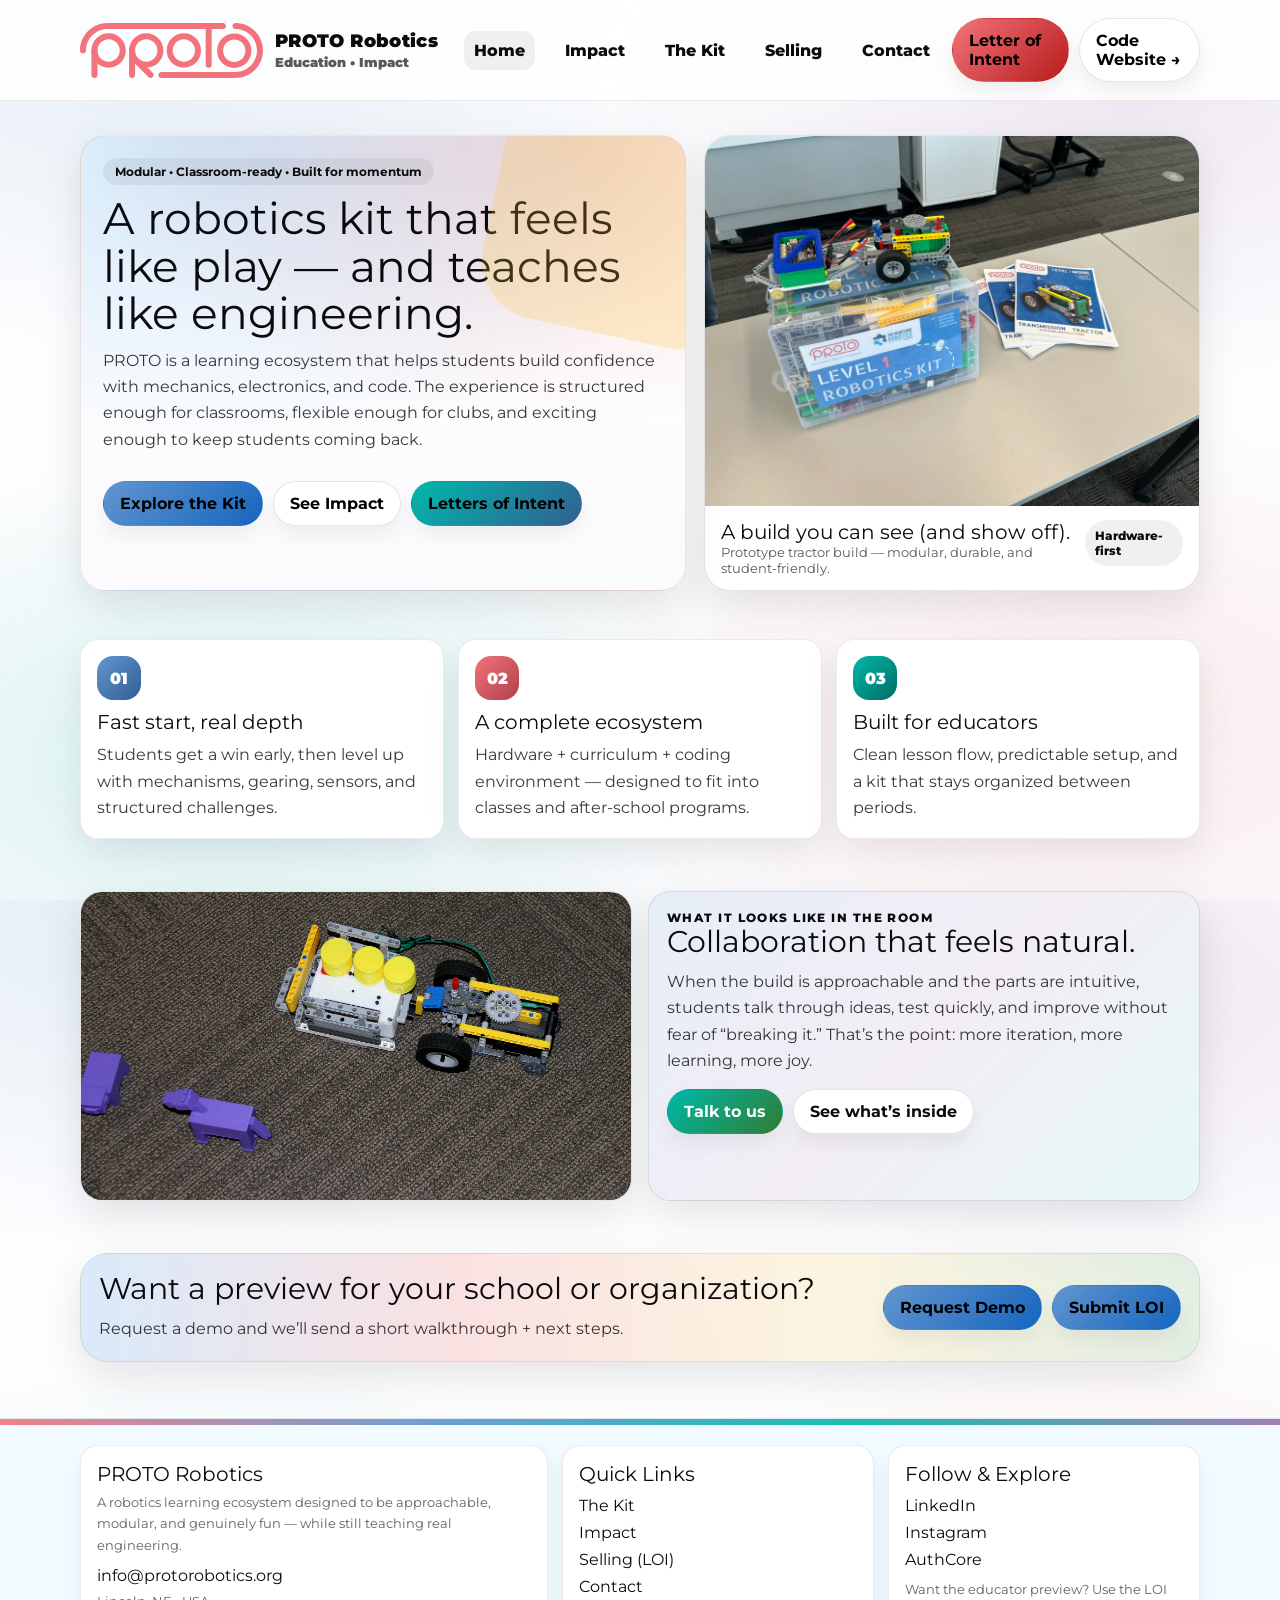
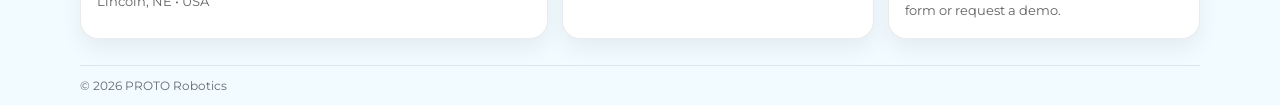
<file: index.html>
<!DOCTYPE html>

<html lang="en">
<head>
  <!-- Google Tag Manager -->
<script>(function(w,d,s,l,i){w[l]=w[l]||[];w[l].push({'gtm.start':
new Date().getTime(),event:'gtm.js'});var f=d.getElementsByTagName(s)[0],
j=d.createElement(s),dl=l!='dataLayer'?'&l='+l:'';j.async=true;j.src=
'https://www.googletagmanager.com/gtm.js?id='+i+dl;f.parentNode.insertBefore(j,f);
})(window,document,'script','dataLayer','GTM-NTGPHK4L');</script>
<!-- End Google Tag Manager -->
<meta charset="utf-8"/>
<meta content="width=device-width, initial-scale=1" name="viewport"/>
<title>PROTO Robotics — Home</title>
<meta content="PROTO Robotics builds a colorful robotics learning ecosystem for classrooms, clubs, and curious builders." name="description"/>
<link href="https://fonts.googleapis.com" rel="preconnect"/>
<link crossorigin="" href="https://fonts.gstatic.com" rel="preconnect"/>
<link href="https://fonts.googleapis.com/css2?family=Montserrat:wght@400;600;700;800;900&amp;display=swap" rel="stylesheet"/>
<link href="assets/img/favicon.ico" rel="icon"/>
<link href="assets/img/favicon-512.png" rel="apple-touch-icon"/>
<link href="assets/css/site.css" rel="stylesheet">
</link></head>
<body>
  <!-- Google Tag Manager (noscript) -->
<noscript><iframe src="https://www.googletagmanager.com/ns.html?id=GTM-NTGPHK4L"
height="0" width="0" style="display:none;visibility:hidden"></iframe></noscript>
<!-- End Google Tag Manager (noscript) -->
<div class="toast" data-toast="">Saved.</div>

<header class="site-header">
<div class="container">
<div class="navbar">
<a aria-label="PROTO home" class="brand" href="index.html">
<img alt="PROTO logo" src="assets/img/logo.svg"/>
<div>
<div class="name">PROTO Robotics</div>
<div class="small" style="margin-top:2px">Education • Impact</div>
</div>
</a>
<nav aria-label="Primary navigation" class="nav">
<a data-nav="" href="index.html">Home</a>
<a data-nav="" href="impact.html">Impact</a>
<a data-nav="" href="kit.html">The&nbsp;Kit</a>
<a data-nav="" href="selling.html">Selling</a>
<a data-nav="" href="contact.html">Contact</a>
</nav>
<div class="nav-cta">
<a class="btn red" href="selling.html#loi">Letter of Intent</a>
<a class="btn" href="https://code.protorobotics.org" rel="noreferrer" target="_blank">Code Website →</a>

</div>
<button aria-expanded="false" aria-label="Open menu" class="hamburger" data-hamburger="">
<svg fill="none" stroke="currentColor" stroke-width="2" viewbox="0 0 24 24">
<path d="M4 6h16M4 12h16M4 18h16"></path>
</svg>
</button>
</div>
<div class="mobile-panel" data-mobile="">
<nav aria-label="Mobile navigation" class="nav">
<a data-nav="" href="index.html">Home</a>
<a data-nav="" href="impact.html">Impact</a>
<a data-nav="" href="kit.html">The&nbsp;Kit</a>
<a data-nav="" href="selling.html">Selling</a>
<a data-nav="" href="contact.html">Contact</a>
</nav>
<div class="nav-cta" style="margin-top:10px">
<a class="btn red" href="selling.html#loi">Letter of Intent</a>
<a class="btn" href="https://code.protorobotics.org" rel="noreferrer" target="_blank">Code Website →</a>

</div>
</div>
</div>
</header>
<main>
<section class="hero">
<div class="container">
<div class="hero-grid">
<div class="hero-left">
<div class="pill">Modular • Classroom-ready • Built for momentum</div>
<div class="h1">A robotics kit that feels like play — and teaches like engineering.</div>
<p>
            PROTO is a learning ecosystem that helps students build confidence with mechanics, electronics, and code.
            The experience is structured enough for classrooms, flexible enough for clubs, and exciting enough to keep students coming back.
          </p>
<div class="hero-actions">
<a class="btn primary" href="kit.html">Explore&nbsp;the&nbsp;Kit</a>
<a class="btn" href="impact.html">See Impact</a>
<a class="btn yellow" href="selling.html">Letters of Intent</a>
</div>
</div>
<div class="hero-right">
<div class="photo">
<img alt="PROTO build example" src="assets/img/IMG_8585.webp"/>
</div>
<div class="caption">
<div>
<div class="h3" style="margin:0">A build you can see (and show off).</div>
<div class="small">Prototype tractor build — modular, durable, and student-friendly.</div>
</div>
<div class="tag">Hardware-first</div>
</div>
</div>
</div>
</div>
</section>
<section class="section">
<div class="container">
<div class="grid-3">
<div class="feature">
<div class="icon blue">01</div>
<div class="h3">Fast start, real depth</div>
<p>Students get a win early, then level up with mechanisms, gearing, sensors, and structured challenges.</p>
</div>
<div class="feature">
<div class="icon red">02</div>
<div class="h3">A complete ecosystem</div>
<p>Hardware + curriculum + coding environment — designed to fit into classes and after-school programs.</p>
</div>
<div class="feature">
<div class="icon green">03</div>
<div class="h3">Built for educators</div>
<p>Clean lesson flow, predictable setup, and a kit that stays organized between periods.</p>
</div>
</div>
</div>
</section>
<section class="section">
<div class="container">
<div class="split">
<div class="photo-card">
<img alt="Students collaborating with a robotics kit" src="assets/img/IMG_9496.JPG"/>
</div>
<div class="callout">
<div class="kicker">What it looks like in the room</div>
<div class="h2">Collaboration that feels natural.</div>
<p>
            When the build is approachable and the parts are intuitive, students talk through ideas, test quickly,
            and improve without fear of “breaking it.” That’s the point: more iteration, more learning, more joy.
          </p>
<div style="margin-top:14px;display:flex;gap:10px;flex-wrap:wrap">
<a class="btn green" href="contact.html">Talk to us</a>
<a class="btn" href="kit.html#inside">See what’s inside</a>
</div>
</div>
</div>
</div>
</section>
<section class="section">
<div class="container">
<div class="banner">
<div class="row">
<div class="left">
<div class="h2">Want a preview for your school or organization?</div>
<p>Request a demo and we’ll send a short walkthrough + next steps.</p>
</div>
<div style="display:flex;gap:10px;flex-wrap:wrap">
<a class="btn primary" href="contact.html">Request Demo</a>
<a class="btn primary" href="selling.html">Submit LOI</a>
</div>
</div>
</div>
</div>
</section>
</main>
<footer>
<div class="container">
<div class="footer-grid">
<div class="footer-card">
<div class="h3" style="margin:0">PROTO Robotics</div>
<p class="small muted" style="margin-top:6px">
          A robotics learning ecosystem designed to be approachable, modular, and genuinely fun — while still teaching real engineering.
        </p>
<div class="footer-links">
<a href="mailto:info@protorobotics.org">info@protorobotics.org</a>
<div class="small muted">Lincoln, NE • USA</div>
</div>
</div>
<div class="footer-card">
<div class="h3" style="margin:0">Quick Links</div>
<div class="footer-links">
<a href="kit.html">The&nbsp;Kit</a>
<a href="impact.html">Impact</a>
<a href="selling.html">Selling (LOI)</a>
<a href="contact.html">Contact</a>
</div>
</div>
<div class="footer-card">
<div class="h3" style="margin:0">Follow &amp; Explore</div>
<div class="footer-links">
<a href="https://www.linkedin.com/company/protorobotics/posts/?feedView=all&amp;viewAsMember=true" rel="noopener" target="_blank">LinkedIn</a>
<a href="https://www.instagram.com/protorobotics_unl/?igsh=am9rcW9vNDY4aTJp#" rel="noopener" target="_blank">Instagram</a>
<a href="https://auth.protorobotics.org">AuthCore</a>
</div>
<p class="small muted" style="margin-top:10px">
          Want the educator preview? Use the LOI form or request a demo.
        </p>
</div>
</div>
<div class="footer-bottom">
<div>© <span id="year"></span> PROTO Robotics</div>
</div>
</div>
</footer>
<script>
  document.getElementById('year').textContent = new Date().getFullYear();
</script>
<script src="assets/js/site.js"></script>
</body>
</html>
</file>
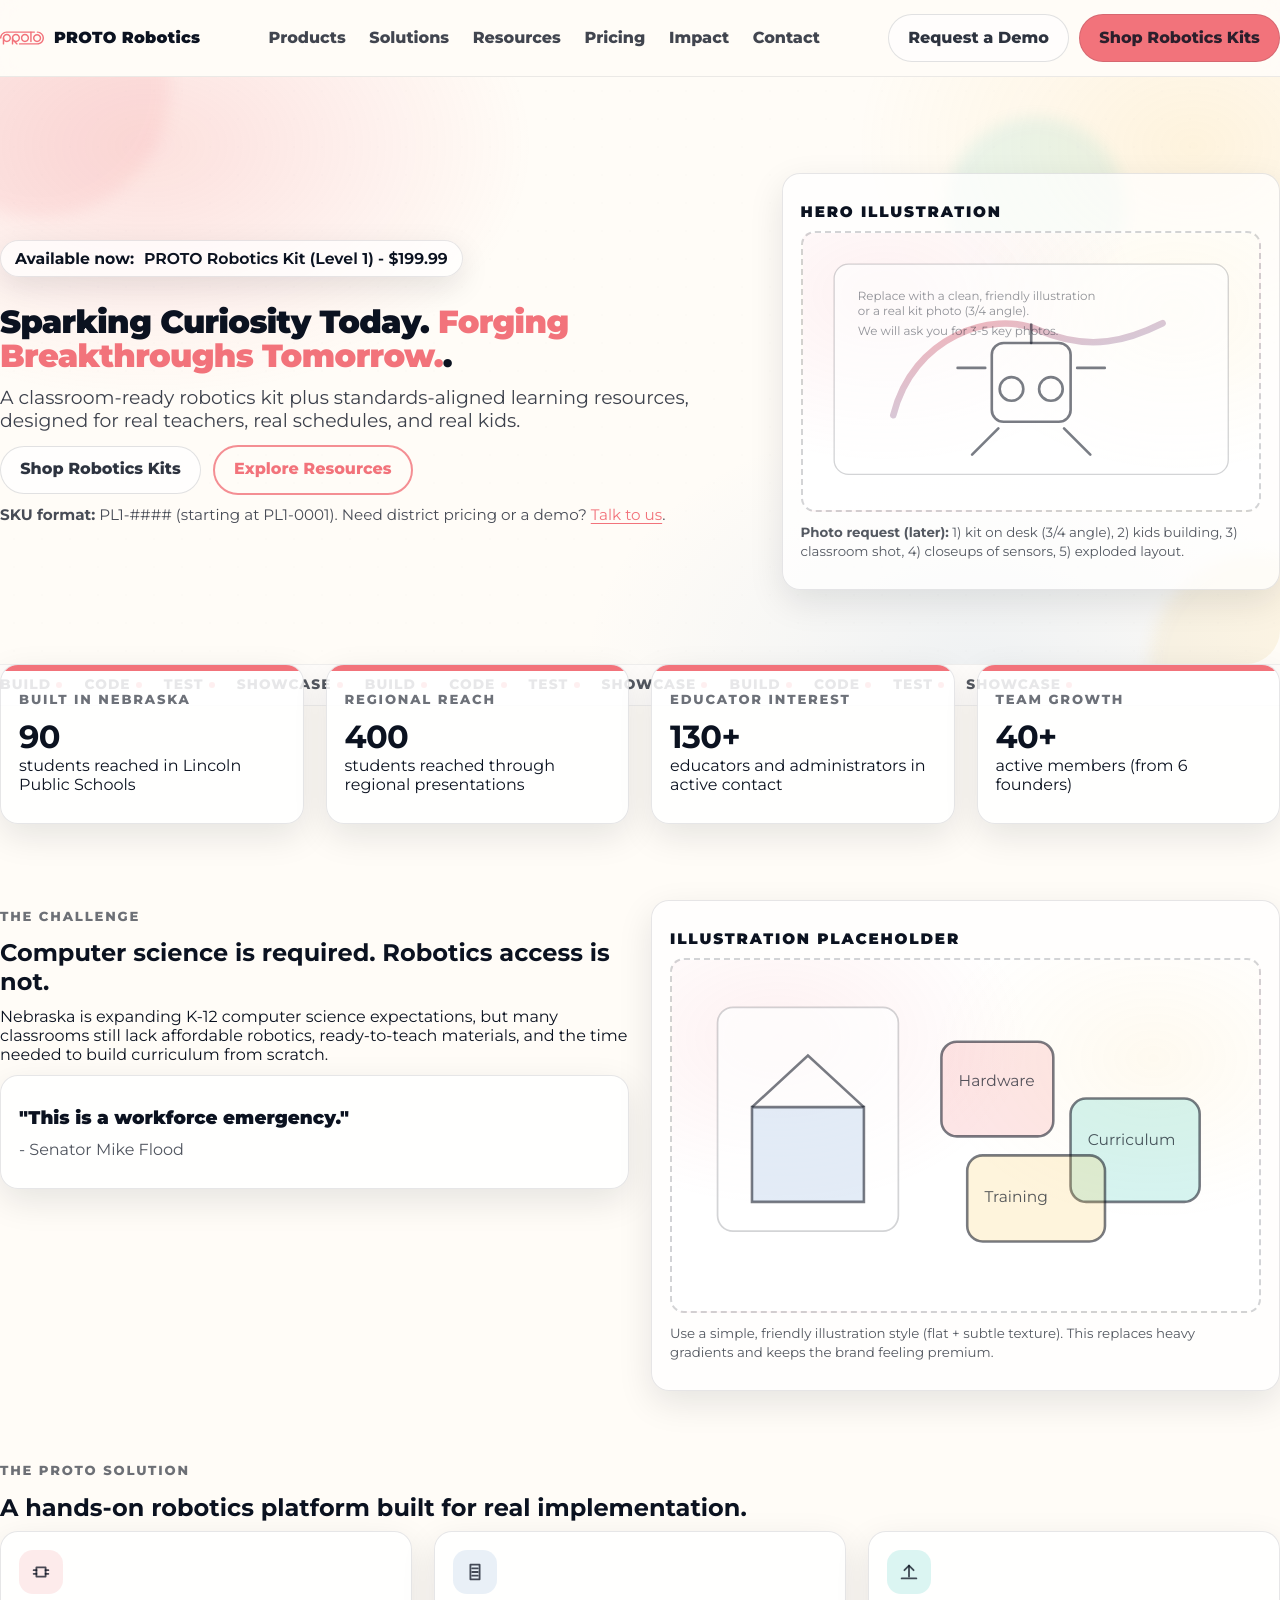
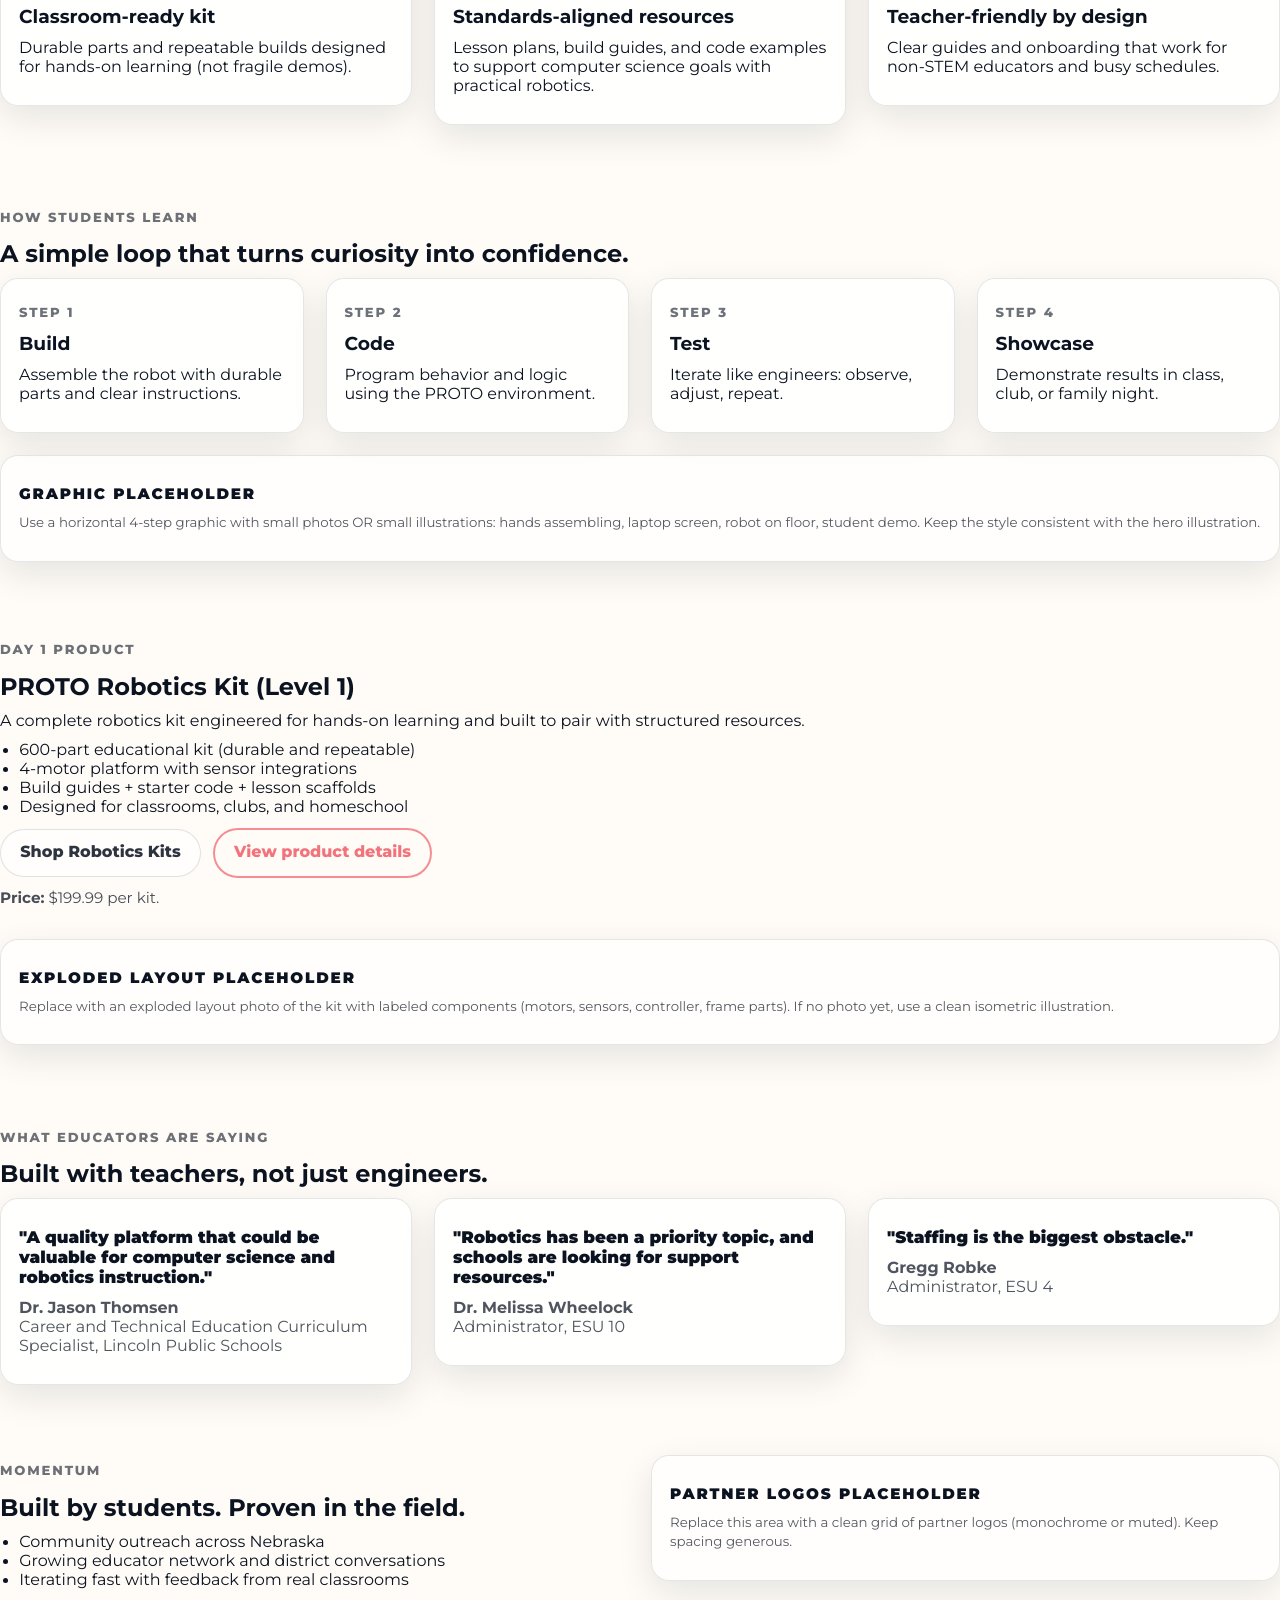
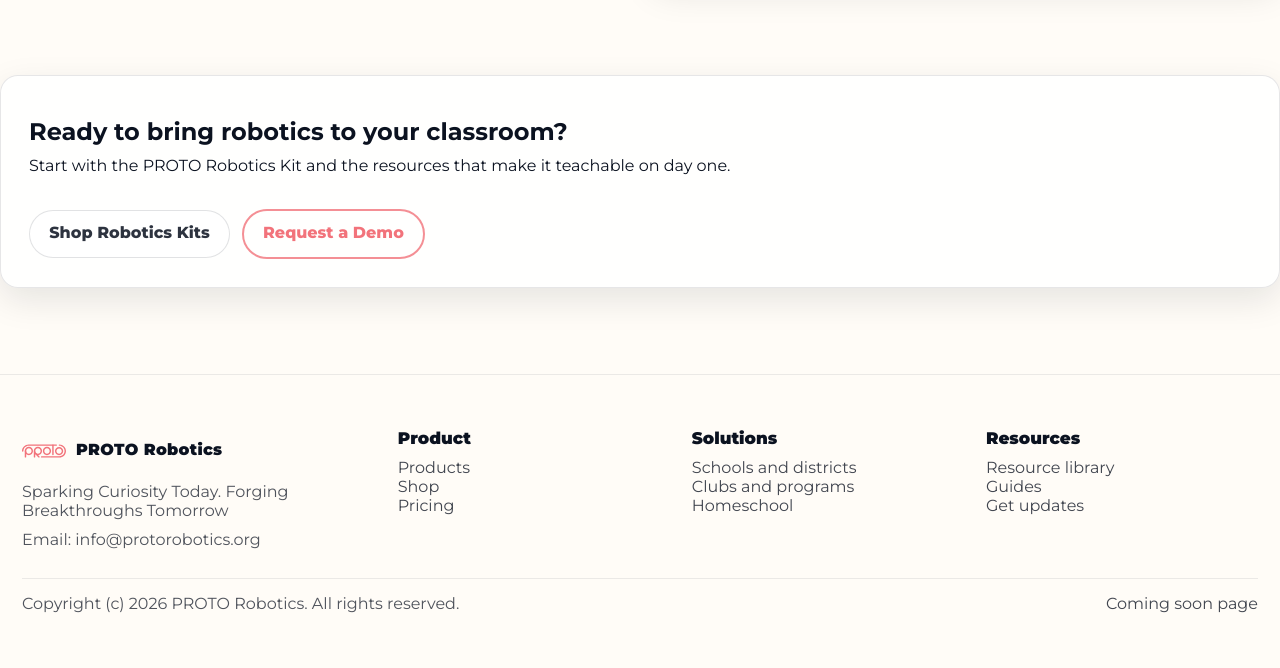
<file: git-repo-wordpress-theme/index.html>
<!doctype html>
<html lang="en">
<head>
<title>PROTO Robotics - Index</title>
<meta charset="utf-8">
<meta name="viewport" content="width=device-width, initial-scale=1">
<link rel="preconnect" href="https://fonts.googleapis.com">
<link rel="preconnect" href="https://fonts.gstatic.com" crossorigin>
<link href="https://fonts.googleapis.com/css2?family=Montserrat:wght@400;500;600;700;800;900&display=swap" rel="stylesheet">
<link rel="stylesheet" href="assets/css/site.css">
</head>
<body>
<header class="proto-header">
  <div class="proto-container proto-header__inner">
    <a class="proto-brand" href="index.html">
      <img src="assets/img/proto-logo.svg" alt="PROTO Robotics" width="44" height="44">
      <span class="proto-brand__name">PROTO Robotics</span>
    </a>

    <nav class="proto-nav" aria-label="Primary">
      <a class="wp-block-navigation-item__content" href="products.html">Products</a>
      <a class="wp-block-navigation-item__content" href="solutions.html">Solutions</a>
      <a class="wp-block-navigation-item__content" href="resources.html">Resources</a>
      <a class="wp-block-navigation-item__content" href="pricing.html">Pricing</a>
      <a class="wp-block-navigation-item__content" href="impact.html">Impact</a>
      <a class="wp-block-navigation-item__content" href="contact.html">Contact</a>
    </nav>

    <div class="proto-actions">
      <a class="wp-block-button__link wp-element-button proto-ghost" href="contact.html">Request a Demo</a>
      <a class="wp-block-button__link has-proto-red-background-color has-text-color has-background wp-element-button" href="shop.html">Shop Robotics Kits</a>
    </div>
  </div>
</header>
<main>

<!-- wp:group {"align":"full","className":"proto-hero","style":{"spacing":{"padding":{"top":"96px","bottom":"74px"}}}} -->
<div class="wp-block-group alignfull proto-hero" style="padding-top:96px;padding-bottom:74px">
  <!-- wp:html -->
  <div class="proto-shape proto-shape--a"></div>
  <div class="proto-shape proto-shape--b"></div>
  <div class="proto-shape proto-shape--c"></div>
  <!-- /wp:html -->

  <!-- wp:group {"className":"proto-hero__inner","layout":{"type":"constrained"}} -->
  <div class="wp-block-group proto-hero__inner">
    <!-- wp:columns {"className":"proto-hero__grid","verticalAlignment":"center","style":{"spacing":{"blockGap":"34px"}}} -->
    <div class="wp-block-columns are-vertically-aligned-center proto-hero__grid">
      <!-- wp:column {"verticalAlignment":"center"} -->
      <div class="wp-block-column is-vertically-aligned-center">
        <!-- wp:group {"className":"proto-reveal","layout":{"type":"constrained"}} -->
        <div class="wp-block-group proto-reveal">
          <!-- wp:paragraph {"className":"proto-badge"} -->
          <p class="proto-badge"><strong>Available now:</strong> PROTO Robotics Kit (Level 1) - $199.99</p>
          <!-- /wp:paragraph -->

          <!-- wp:heading {"level":1,"fontSize":"4xl"} -->
          <h1 class="wp-block-heading has-4-xl-font-size">Sparking Curiosity Today. <span class="proto-accent">Forging Breakthroughs Tomorrow.</span>.</h1>
          <!-- /wp:heading -->

          <!-- wp:paragraph {"className":"proto-lede"} -->
          <p class="proto-lede">A classroom-ready robotics kit plus standards-aligned learning resources, designed for real teachers, real schedules, and real kids.</p>
          <!-- /wp:paragraph -->

          <!-- wp:buttons {"style":{"spacing":{"blockGap":"12px"}}} -->
          <div class="wp-block-buttons">
            <!-- wp:button -->
            <div class="wp-block-button"><a class="wp-block-button__link wp-element-button" href="shop.html">Shop Robotics Kits</a></div>
            <!-- /wp:button -->

            <!-- wp:button {"className":"is-style-proto-outline"} -->
            <div class="wp-block-button is-style-proto-outline"><a class="wp-block-button__link wp-element-button" href="resources.html">Explore Resources</a></div>
            <!-- /wp:button -->
          </div>
          <!-- /wp:buttons -->

          <!-- wp:paragraph {"style":{"typography":{"fontSize":"0.95rem"},"color":{"text":"rgba(11,18,32,0.75)"}}} -->
          <p style="font-size:0.95rem;color:rgba(11,18,32,0.75)"><strong>SKU format:</strong> PL1-#### (starting at PL1-0001). Need district pricing or a demo? <a href="contact.html">Talk to us</a>.</p>
          <!-- /wp:paragraph -->
        </div>
        <!-- /wp:group -->
      </div>
      <!-- /wp:column -->

      <!-- wp:column {"verticalAlignment":"center"} -->
      <div class="wp-block-column is-vertically-aligned-center">
        <!-- wp:group {"className":"proto-illustration proto-reveal","layout":{"type":"constrained"}} -->
        <div class="wp-block-group proto-illustration proto-reveal">
          <!-- wp:paragraph {"style":{"typography":{"fontWeight":"900","fontSize":"0.95rem","letterSpacing":"0.12em"}}} -->
          <p style="font-size:0.95rem;font-weight:900;letter-spacing:0.12em;text-transform:uppercase">Hero illustration</p>
          <!-- /wp:paragraph -->

          <!-- wp:html -->
          <div class="proto-illustration__canvas" aria-label="Illustration placeholder">
            <svg viewBox="0 0 640 360" width="100%" height="100%" role="img" aria-label="Robot blueprint illustration placeholder">
              <defs>
                <linearGradient id="g" x1="0" y1="0" x2="1" y2="1">
                  <stop offset="0" stop-color="#F2737B" stop-opacity="0.55"/>
                  <stop offset="1" stop-color="#6395CF" stop-opacity="0.35"/>
                </linearGradient>
              </defs>
              <rect x="20" y="20" width="600" height="320" rx="22" fill="rgba(255,255,255,0.65)" stroke="rgba(11,18,32,0.18)" stroke-width="2"/>
              <path d="M110 250 C140 130, 260 90, 330 120 C410 155, 470 135, 520 110" fill="none" stroke="url(#g)" stroke-width="10" stroke-linecap="round"/>
              <g fill="none" stroke="rgba(11,18,32,0.55)" stroke-width="4" stroke-linecap="round" stroke-linejoin="round">
                <rect x="260" y="140" width="120" height="120" rx="18"/>
                <circle cx="290" cy="210" r="18"/>
                <circle cx="350" cy="210" r="18"/>
                <path d="M320 140 v-28"/>
                <path d="M250 178 h-42"/>
                <path d="M432 178 h-42"/>
                <path d="M270 270 l-40 40"/>
                <path d="M370 270 l40 40"/>
              </g>
              <g fill="rgba(11,18,32,0.45)" font-family="Montserrat, Arial" font-size="18">
                <text x="56" y="74">Replace with a clean, friendly illustration</text>
                <text x="56" y="98">or a real kit photo (3/4 angle).</text>
                <text x="56" y="128">We will ask you for 3-5 key photos.</text>
              </g>
            </svg>
          </div>
          <!-- /wp:html -->

          <!-- wp:paragraph -->
          <p><small><strong>Photo request (later):</strong> 1) kit on desk (3/4 angle), 2) kids building, 3) classroom shot, 4) closeups of sensors, 5) exploded layout.</small></p>
          <!-- /wp:paragraph -->
        </div>
        <!-- /wp:group -->
      </div>
      <!-- /wp:column -->
    </div>
    <!-- /wp:columns -->
  </div>
  <!-- /wp:group -->
</div>
<!-- /wp:group -->


<!-- wp:group {"align":"full","className":"proto-marquee","style":{"spacing":{"padding":{"top":"0px","bottom":"0px"}}}} -->
<div class="wp-block-group alignfull proto-marquee">
  <!-- wp:html -->
  <div class="proto-marquee__track" aria-label="PROTO marquee">
    <span class="proto-marquee__item">BUILD <span class="proto-marquee__dot"></span></span>
    <span class="proto-marquee__item">CODE <span class="proto-marquee__dot"></span></span>
    <span class="proto-marquee__item">TEST <span class="proto-marquee__dot"></span></span>
    <span class="proto-marquee__item">SHOWCASE <span class="proto-marquee__dot"></span></span>
    <span class="proto-marquee__item">BUILD <span class="proto-marquee__dot"></span></span>
    <span class="proto-marquee__item">CODE <span class="proto-marquee__dot"></span></span>
    <span class="proto-marquee__item">TEST <span class="proto-marquee__dot"></span></span>
    <span class="proto-marquee__item">SHOWCASE <span class="proto-marquee__dot"></span></span>
    <span class="proto-marquee__item">BUILD <span class="proto-marquee__dot"></span></span>
    <span class="proto-marquee__item">CODE <span class="proto-marquee__dot"></span></span>
    <span class="proto-marquee__item">TEST <span class="proto-marquee__dot"></span></span>
    <span class="proto-marquee__item">SHOWCASE <span class="proto-marquee__dot"></span></span>
  </div>
  <!-- /wp:html -->
</div>
<!-- /wp:group -->


<!-- wp:group {"layout":{"type":"constrained"},"className":"proto-overlap"} -->
<div class="wp-block-group proto-overlap">
  <!-- wp:columns {"style":{"spacing":{"blockGap":"18px"}}} -->
  <div class="wp-block-columns">
    <!-- wp:column -->
    <div class="wp-block-column">
      <!-- wp:group {"className":"proto-stat proto-reveal","style":{"spacing":{"padding":{"top":"18px","bottom":"18px","left":"18px","right":"18px"}}},"layout":{"type":"constrained"}} -->
      <div class="wp-block-group proto-stat proto-reveal" style="padding-top:18px;padding-right:18px;padding-bottom:18px;padding-left:18px">
        <!-- wp:paragraph {"className":"proto-eyebrow"} -->
        <p class="proto-eyebrow">Built in Nebraska</p>
        <!-- /wp:paragraph -->
        <!-- wp:paragraph -->
        <p><b>90</b><br>students reached in Lincoln Public Schools</p>
        <!-- /wp:paragraph -->
      </div>
      <!-- /wp:group -->
    </div>
    <!-- /wp:column -->

    <!-- wp:column -->
    <div class="wp-block-column">
      <!-- wp:group {"className":"proto-stat proto-reveal","style":{"spacing":{"padding":{"top":"18px","bottom":"18px","left":"18px","right":"18px"}}},"layout":{"type":"constrained"}} -->
      <div class="wp-block-group proto-stat proto-reveal" style="padding-top:18px;padding-right:18px;padding-bottom:18px;padding-left:18px">
        <!-- wp:paragraph {"className":"proto-eyebrow"} -->
        <p class="proto-eyebrow">Regional reach</p>
        <!-- /wp:paragraph -->
        <!-- wp:paragraph -->
        <p><b>400</b><br>students reached through regional presentations</p>
        <!-- /wp:paragraph -->
      </div>
      <!-- /wp:group -->
    </div>
    <!-- /wp:column -->

    <!-- wp:column -->
    <div class="wp-block-column">
      <!-- wp:group {"className":"proto-stat proto-reveal","style":{"spacing":{"padding":{"top":"18px","bottom":"18px","left":"18px","right":"18px"}}},"layout":{"type":"constrained"}} -->
      <div class="wp-block-group proto-stat proto-reveal" style="padding-top:18px;padding-right:18px;padding-bottom:18px;padding-left:18px">
        <!-- wp:paragraph {"className":"proto-eyebrow"} -->
        <p class="proto-eyebrow">Educator interest</p>
        <!-- /wp:paragraph -->
        <!-- wp:paragraph -->
        <p><b>130+</b><br>educators and administrators in active contact</p>
        <!-- /wp:paragraph -->
      </div>
      <!-- /wp:group -->
    </div>
    <!-- /wp:column -->

    <!-- wp:column -->
    <div class="wp-block-column">
      <!-- wp:group {"className":"proto-stat proto-reveal","style":{"spacing":{"padding":{"top":"18px","bottom":"18px","left":"18px","right":"18px"}}},"layout":{"type":"constrained"}} -->
      <div class="wp-block-group proto-stat proto-reveal" style="padding-top:18px;padding-right:18px;padding-bottom:18px;padding-left:18px">
        <!-- wp:paragraph {"className":"proto-eyebrow"} -->
        <p class="proto-eyebrow">Team growth</p>
        <!-- /wp:paragraph -->
        <!-- wp:paragraph -->
        <p><b>40+</b><br>active members (from 6 founders)</p>
        <!-- /wp:paragraph -->
      </div>
      <!-- /wp:group -->
    </div>
    <!-- /wp:column -->
  </div>
  <!-- /wp:columns -->
</div>
<!-- /wp:group -->


<!-- wp:group {"layout":{"type":"constrained"},"style":{"spacing":{"padding":{"top":"76px","bottom":"28px"}}}} -->
<div class="wp-block-group" style="padding-top:76px;padding-bottom:28px">
  <!-- wp:columns {"verticalAlignment":"center","style":{"spacing":{"blockGap":"34px"}}} -->
  <div class="wp-block-columns are-vertically-aligned-center">
    <!-- wp:column {"verticalAlignment":"center"} -->
    <div class="wp-block-column is-vertically-aligned-center">
      <!-- wp:group {"className":"proto-reveal","layout":{"type":"constrained"}} -->
      <div class="wp-block-group proto-reveal">
        <!-- wp:paragraph {"className":"proto-eyebrow"} -->
        <p class="proto-eyebrow">The challenge</p>
        <!-- /wp:paragraph -->

        <!-- wp:heading {"fontSize":"3xl"} -->
        <h2 class="wp-block-heading has-3-xl-font-size">Computer science is required. Robotics access is not.</h2>
        <!-- /wp:heading -->

        <!-- wp:paragraph -->
        <p>Nebraska is expanding K-12 computer science expectations, but many classrooms still lack affordable robotics, ready-to-teach materials, and the time needed to build curriculum from scratch.</p>
        <!-- /wp:paragraph -->

        <!-- wp:group {"className":"proto-card","style":{"spacing":{"padding":{"top":"18px","bottom":"18px","left":"18px","right":"18px"}}},"layout":{"type":"constrained"}} -->
        <div class="wp-block-group proto-card" style="padding-top:18px;padding-right:18px;padding-bottom:18px;padding-left:18px">
          <!-- wp:paragraph {"style":{"typography":{"fontWeight":"900","fontSize":"1.15rem"}}} -->
          <p style="font-size:1.15rem;font-weight:900">"This is a workforce emergency."</p>
          <!-- /wp:paragraph -->
          <!-- wp:paragraph {"style":{"color":{"text":"rgba(11,18,32,0.72)"}}} -->
          <p style="color:rgba(11,18,32,0.72)">- Senator Mike Flood</p>
          <!-- /wp:paragraph -->
        </div>
        <!-- /wp:group -->
      </div>
      <!-- /wp:group -->
    </div>
    <!-- /wp:column -->

    <!-- wp:column {"verticalAlignment":"center"} -->
    <div class="wp-block-column is-vertically-aligned-center">
      <!-- wp:group {"className":"proto-illustration proto-reveal","layout":{"type":"constrained"}} -->
      <div class="wp-block-group proto-illustration proto-reveal">
        <!-- wp:paragraph {"style":{"typography":{"fontWeight":"900","fontSize":"0.95rem","letterSpacing":"0.12em"}}} -->
        <p style="font-size:0.95rem;font-weight:900;letter-spacing:0.12em;text-transform:uppercase">Illustration placeholder</p>
        <!-- /wp:paragraph -->
        <!-- wp:html -->
        <div class="proto-illustration__canvas">
          <svg viewBox="0 0 640 360" width="100%" height="100%" role="img" aria-label="School and puzzle illustration placeholder">
            <rect x="32" y="34" width="210" height="260" rx="18" fill="rgba(255,255,255,0.70)" stroke="rgba(11,18,32,0.18)" stroke-width="2"/>
            <path d="M72 150 h130 v110 h-130 z" fill="rgba(99,149,207,0.18)" stroke="rgba(11,18,32,0.55)" stroke-width="3"/>
            <path d="M72 150 l65-60 l65 60" fill="none" stroke="rgba(11,18,32,0.55)" stroke-width="3"/>
            <g>
              <rect x="292" y="74" width="130" height="110" rx="18" fill="rgba(242,115,123,0.18)" stroke="rgba(11,18,32,0.55)" stroke-width="3"/>
              <rect x="442" y="140" width="150" height="120" rx="18" fill="rgba(0,184,170,0.16)" stroke="rgba(11,18,32,0.55)" stroke-width="3"/>
              <rect x="322" y="206" width="160" height="100" rx="18" fill="rgba(248,191,65,0.18)" stroke="rgba(11,18,32,0.55)" stroke-width="3"/>
              <text x="312" y="126" font-family="Montserrat, Arial" font-size="18" fill="rgba(11,18,32,0.70)">Hardware</text>
              <text x="462" y="194" font-family="Montserrat, Arial" font-size="18" fill="rgba(11,18,32,0.70)">Curriculum</text>
              <text x="342" y="260" font-family="Montserrat, Arial" font-size="18" fill="rgba(11,18,32,0.70)">Training</text>
            </g>
          </svg>
        </div>
        <!-- /wp:html -->
        <!-- wp:paragraph -->
        <p><small>Use a simple, friendly illustration style (flat + subtle texture). This replaces heavy gradients and keeps the brand feeling premium.</small></p>
        <!-- /wp:paragraph -->
      </div>
      <!-- /wp:group -->
    </div>
    <!-- /wp:column -->
  </div>
  <!-- /wp:columns -->
</div>
<!-- /wp:group -->


<!-- wp:group {"layout":{"type":"constrained"},"style":{"spacing":{"padding":{"top":"36px","bottom":"18px"}}}} -->
<div class="wp-block-group" style="padding-top:36px;padding-bottom:18px">
  <!-- wp:group {"className":"proto-reveal","layout":{"type":"constrained"}} -->
  <div class="wp-block-group proto-reveal">
    <!-- wp:paragraph {"className":"proto-eyebrow"} -->
    <p class="proto-eyebrow">The PROTO solution</p>
    <!-- /wp:paragraph -->

    <!-- wp:heading {"fontSize":"3xl"} -->
    <h2 class="wp-block-heading has-3-xl-font-size">A hands-on robotics platform built for real implementation.</h2>
    <!-- /wp:heading -->
  </div>
  <!-- /wp:group -->

  <!-- wp:columns {"style":{"spacing":{"blockGap":"18px"}}} -->
  <div class="wp-block-columns">
    <!-- wp:column -->
    <div class="wp-block-column">
      <!-- wp:group {"className":"proto-card proto-card--lift proto-reveal","style":{"spacing":{"padding":{"top":"18px","bottom":"18px","left":"18px","right":"18px"}}},"layout":{"type":"constrained"}} -->
      <div class="wp-block-group proto-card proto-card--lift proto-reveal" style="padding-top:18px;padding-right:18px;padding-bottom:18px;padding-left:18px">
        <!-- wp:html -->
        <div aria-hidden="true" style="width:44px;height:44px;border-radius:14px;background:rgba(242,115,123,0.14);display:flex;align-items:center;justify-content:center;margin-bottom:10px">
          <svg viewBox="0 0 24 24" width="22" height="22" fill="none" stroke="rgba(11,18,32,0.75)" stroke-width="2" stroke-linecap="round" stroke-linejoin="round">
            <path d="M7 7h10v10H7z"/>
            <path d="M4 10h3M17 10h3M4 14h3M17 14h3"/>
          </svg>
        </div>
        <!-- /wp:html -->
        <!-- wp:heading {"level":3,"fontSize":"xl"} -->
        <h3 class="wp-block-heading has-xl-font-size">Classroom-ready kit</h3>
        <!-- /wp:heading -->
        <!-- wp:paragraph -->
        <p>Durable parts and repeatable builds designed for hands-on learning (not fragile demos).</p>
        <!-- /wp:paragraph -->
      </div>
      <!-- /wp:group -->
    </div>
    <!-- /wp:column -->

    <!-- wp:column -->
    <div class="wp-block-column">
      <!-- wp:group {"className":"proto-card proto-card--lift proto-reveal","style":{"spacing":{"padding":{"top":"18px","bottom":"18px","left":"18px","right":"18px"}}},"layout":{"type":"constrained"}} -->
      <div class="wp-block-group proto-card proto-card--lift proto-reveal" style="padding-top:18px;padding-right:18px;padding-bottom:18px;padding-left:18px">
        <!-- wp:html -->
        <div aria-hidden="true" style="width:44px;height:44px;border-radius:14px;background:rgba(99,149,207,0.14);display:flex;align-items:center;justify-content:center;margin-bottom:10px">
          <svg viewBox="0 0 24 24" width="22" height="22" fill="none" stroke="rgba(11,18,32,0.75)" stroke-width="2" stroke-linecap="round" stroke-linejoin="round">
            <path d="M7 4h10v16H7z"/>
            <path d="M9 8h6M9 12h6M9 16h6"/>
          </svg>
        </div>
        <!-- /wp:html -->
        <!-- wp:heading {"level":3,"fontSize":"xl"} -->
        <h3 class="wp-block-heading has-xl-font-size">Standards-aligned resources</h3>
        <!-- /wp:heading -->
        <!-- wp:paragraph -->
        <p>Lesson plans, build guides, and code examples to support computer science goals with practical robotics.</p>
        <!-- /wp:paragraph -->
      </div>
      <!-- /wp:group -->
    </div>
    <!-- /wp:column -->

    <!-- wp:column -->
    <div class="wp-block-column">
      <!-- wp:group {"className":"proto-card proto-card--lift proto-reveal","style":{"spacing":{"padding":{"top":"18px","bottom":"18px","left":"18px","right":"18px"}}},"layout":{"type":"constrained"}} -->
      <div class="wp-block-group proto-card proto-card--lift proto-reveal" style="padding-top:18px;padding-right:18px;padding-bottom:18px;padding-left:18px">
        <!-- wp:html -->
        <div aria-hidden="true" style="width:44px;height:44px;border-radius:14px;background:rgba(0,184,170,0.14);display:flex;align-items:center;justify-content:center;margin-bottom:10px">
          <svg viewBox="0 0 24 24" width="22" height="22" fill="none" stroke="rgba(11,18,32,0.75)" stroke-width="2" stroke-linecap="round" stroke-linejoin="round">
            <path d="M4 19h16"/>
            <path d="M7 10l5-5 5 5"/>
            <path d="M12 5v12"/>
          </svg>
        </div>
        <!-- /wp:html -->
        <!-- wp:heading {"level":3,"fontSize":"xl"} -->
        <h3 class="wp-block-heading has-xl-font-size">Teacher-friendly by design</h3>
        <!-- /wp:heading -->
        <!-- wp:paragraph -->
        <p>Clear guides and onboarding that work for non-STEM educators and busy schedules.</p>
        <!-- /wp:paragraph -->
      </div>
      <!-- /wp:group -->
    </div>
    <!-- /wp:column -->
  </div>
  <!-- /wp:columns -->
</div>
<!-- /wp:group -->


<!-- wp:group {"layout":{"type":"constrained"},"style":{"spacing":{"padding":{"top":"58px","bottom":"18px"}}}} -->
<div class="wp-block-group" style="padding-top:58px;padding-bottom:18px">
  <!-- wp:group {"className":"proto-reveal","layout":{"type":"constrained"}} -->
  <div class="wp-block-group proto-reveal">
    <!-- wp:paragraph {"className":"proto-eyebrow"} -->
    <p class="proto-eyebrow">How students learn</p>
    <!-- /wp:paragraph -->

    <!-- wp:heading {"fontSize":"2xl"} -->
    <h2 class="wp-block-heading has-2-xl-font-size">A simple loop that turns curiosity into confidence.</h2>
    <!-- /wp:heading -->
  </div>
  <!-- /wp:group -->

  <!-- wp:columns {"style":{"spacing":{"blockGap":"18px"}}} -->
  <div class="wp-block-columns">
    <!-- wp:column -->
    <div class="wp-block-column">
      <!-- wp:group {"className":"proto-card proto-reveal","style":{"spacing":{"padding":{"top":"18px","bottom":"18px","left":"18px","right":"18px"}}},"layout":{"type":"constrained"}} -->
      <div class="wp-block-group proto-card proto-reveal" style="padding-top:18px;padding-right:18px;padding-bottom:18px;padding-left:18px">
        <!-- wp:paragraph {"className":"proto-eyebrow"} -->
        <p class="proto-eyebrow">Step 1</p>
        <!-- /wp:paragraph -->
        <!-- wp:heading {"level":3,"fontSize":"xl"} -->
        <h3 class="wp-block-heading has-xl-font-size">Build</h3>
        <!-- /wp:heading -->
        <!-- wp:paragraph -->
        <p>Assemble the robot with durable parts and clear instructions.</p>
        <!-- /wp:paragraph -->
      </div>
      <!-- /wp:group -->
    </div>
    <!-- /wp:column -->

    <!-- wp:column -->
    <div class="wp-block-column">
      <!-- wp:group {"className":"proto-card proto-reveal","style":{"spacing":{"padding":{"top":"18px","bottom":"18px","left":"18px","right":"18px"}}},"layout":{"type":"constrained"}} -->
      <div class="wp-block-group proto-card proto-reveal" style="padding-top:18px;padding-right:18px;padding-bottom:18px;padding-left:18px">
        <!-- wp:paragraph {"className":"proto-eyebrow"} -->
        <p class="proto-eyebrow">Step 2</p>
        <!-- /wp:paragraph -->
        <!-- wp:heading {"level":3,"fontSize":"xl"} -->
        <h3 class="wp-block-heading has-xl-font-size">Code</h3>
        <!-- /wp:heading -->
        <!-- wp:paragraph -->
        <p>Program behavior and logic using the PROTO environment.</p>
        <!-- /wp:paragraph -->
      </div>
      <!-- /wp:group -->
    </div>
    <!-- /wp:column -->

    <!-- wp:column -->
    <div class="wp-block-column">
      <!-- wp:group {"className":"proto-card proto-reveal","style":{"spacing":{"padding":{"top":"18px","bottom":"18px","left":"18px","right":"18px"}}},"layout":{"type":"constrained"}} -->
      <div class="wp-block-group proto-card proto-reveal" style="padding-top:18px;padding-right:18px;padding-bottom:18px;padding-left:18px">
        <!-- wp:paragraph {"className":"proto-eyebrow"} -->
        <p class="proto-eyebrow">Step 3</p>
        <!-- /wp:paragraph -->
        <!-- wp:heading {"level":3,"fontSize":"xl"} -->
        <h3 class="wp-block-heading has-xl-font-size">Test</h3>
        <!-- /wp:heading -->
        <!-- wp:paragraph -->
        <p>Iterate like engineers: observe, adjust, repeat.</p>
        <!-- /wp:paragraph -->
      </div>
      <!-- /wp:group -->
    </div>
    <!-- /wp:column -->

    <!-- wp:column -->
    <div class="wp-block-column">
      <!-- wp:group {"className":"proto-card proto-reveal","style":{"spacing":{"padding":{"top":"18px","bottom":"18px","left":"18px","right":"18px"}}},"layout":{"type":"constrained"}} -->
      <div class="wp-block-group proto-card proto-reveal" style="padding-top:18px;padding-right:18px;padding-bottom:18px;padding-left:18px">
        <!-- wp:paragraph {"className":"proto-eyebrow"} -->
        <p class="proto-eyebrow">Step 4</p>
        <!-- /wp:paragraph -->
        <!-- wp:heading {"level":3,"fontSize":"xl"} -->
        <h3 class="wp-block-heading has-xl-font-size">Showcase</h3>
        <!-- /wp:heading -->
        <!-- wp:paragraph -->
        <p>Demonstrate results in class, club, or family night.</p>
        <!-- /wp:paragraph -->
      </div>
      <!-- /wp:group -->
    </div>
    <!-- /wp:column -->
  </div>
  <!-- /wp:columns -->

  <!-- wp:group {"className":"proto-illustration proto-reveal","style":{"spacing":{"margin":{"top":"22px"},"padding":{"top":"18px","bottom":"18px","left":"18px","right":"18px"}}},"layout":{"type":"constrained"}} -->
  <div class="wp-block-group proto-illustration proto-reveal" style="margin-top:22px;padding-top:18px;padding-right:18px;padding-bottom:18px;padding-left:18px">
    <!-- wp:paragraph {"style":{"typography":{"fontWeight":"900","fontSize":"0.95rem","letterSpacing":"0.12em"}}} -->
    <p style="font-size:0.95rem;font-weight:900;letter-spacing:0.12em;text-transform:uppercase">Graphic placeholder</p>
    <!-- /wp:paragraph -->
    <!-- wp:paragraph -->
    <p><small>Use a horizontal 4-step graphic with small photos OR small illustrations: hands assembling, laptop screen, robot on floor, student demo. Keep the style consistent with the hero illustration.</small></p>
    <!-- /wp:paragraph -->
  </div>
  <!-- /wp:group -->
</div>
<!-- /wp:group -->


<!-- wp:group {"layout":{"type":"constrained"},"style":{"spacing":{"padding":{"top":"54px","bottom":"18px"}}}} -->
<div class="wp-block-group" style="padding-top:54px;padding-bottom:18px">
  <!-- wp:columns {"verticalAlignment":"center","style":{"spacing":{"blockGap":"34px"}}} -->
  <div class="wp-block-columns are-vertically-aligned-center">
    <!-- wp:column {"verticalAlignment":"center","width":"55%"} -->
    <div class="wp-block-column is-vertically-aligned-center" style="flex-basis:55%">
      <!-- wp:group {"className":"proto-reveal","layout":{"type":"constrained"}} -->
      <div class="wp-block-group proto-reveal">
        <!-- wp:paragraph {"className":"proto-eyebrow"} -->
        <p class="proto-eyebrow">Day 1 product</p>
        <!-- /wp:paragraph -->

        <!-- wp:heading {"fontSize":"2xl"} -->
        <h2 class="wp-block-heading has-2-xl-font-size">PROTO Robotics Kit (Level 1)</h2>
        <!-- /wp:heading -->

        <!-- wp:paragraph -->
        <p>A complete robotics kit engineered for hands-on learning and built to pair with structured resources.</p>
        <!-- /wp:paragraph -->

        <!-- wp:list -->
        <ul>
          <li>600-part educational kit (durable and repeatable)</li>
          <li>4-motor platform with sensor integrations</li>
          <li>Build guides + starter code + lesson scaffolds</li>
          <li>Designed for classrooms, clubs, and homeschool</li>
        </ul>
        <!-- /wp:list -->

        <!-- wp:buttons {"style":{"spacing":{"blockGap":"12px"}}} -->
        <div class="wp-block-buttons">
          <!-- wp:button -->
          <div class="wp-block-button"><a class="wp-block-button__link wp-element-button" href="shop.html">Shop Robotics Kits</a></div>
          <!-- /wp:button -->
          <!-- wp:button {"className":"is-style-proto-outline"} -->
          <div class="wp-block-button is-style-proto-outline"><a class="wp-block-button__link wp-element-button" href="products.html">View product details</a></div>
          <!-- /wp:button -->
        </div>
        <!-- /wp:buttons -->

        <!-- wp:paragraph {"style":{"typography":{"fontSize":"0.95rem"},"color":{"text":"rgba(11,18,32,0.75)"}}} -->
        <p style="font-size:0.95rem;color:rgba(11,18,32,0.75)"><strong>Price:</strong> $199.99 per kit.</p>
        <!-- /wp:paragraph -->
      </div>
      <!-- /wp:group -->
    </div>
    <!-- /wp:column -->

    <!-- wp:column {"verticalAlignment":"center","width":"45%"} -->
    <div class="wp-block-column is-vertically-aligned-center" style="flex-basis:45%">
      <!-- wp:group {"className":"proto-illustration proto-reveal","layout":{"type":"constrained"}} -->
      <div class="wp-block-group proto-illustration proto-reveal">
        <!-- wp:paragraph {"style":{"typography":{"fontWeight":"900","fontSize":"0.95rem","letterSpacing":"0.12em"}}} -->
        <p style="font-size:0.95rem;font-weight:900;letter-spacing:0.12em;text-transform:uppercase">Exploded layout placeholder</p>
        <!-- /wp:paragraph -->
        <!-- wp:paragraph -->
        <p><small>Replace with an exploded layout photo of the kit with labeled components (motors, sensors, controller, frame parts). If no photo yet, use a clean isometric illustration.</small></p>
        <!-- /wp:paragraph -->
      </div>
      <!-- /wp:group -->
    </div>
    <!-- /wp:column -->
  </div>
  <!-- /wp:columns -->
</div>
<!-- /wp:group -->


<!-- wp:group {"layout":{"type":"constrained"},"style":{"spacing":{"padding":{"top":"58px","bottom":"18px"}}}} -->
<div class="wp-block-group" style="padding-top:58px;padding-bottom:18px">
  <!-- wp:group {"className":"proto-reveal","layout":{"type":"constrained"}} -->
  <div class="wp-block-group proto-reveal">
    <!-- wp:paragraph {"className":"proto-eyebrow"} -->
    <p class="proto-eyebrow">What educators are saying</p>
    <!-- /wp:paragraph -->
    <!-- wp:heading {"fontSize":"2xl"} -->
    <h2 class="wp-block-heading has-2-xl-font-size">Built with teachers, not just engineers.</h2>
    <!-- /wp:heading -->
  </div>
  <!-- /wp:group -->

  <!-- wp:columns {"style":{"spacing":{"blockGap":"18px"}}} -->
  <div class="wp-block-columns">
    <!-- wp:column -->
    <div class="wp-block-column">
      <!-- wp:group {"className":"proto-card proto-reveal","style":{"spacing":{"padding":{"top":"18px","bottom":"18px","left":"18px","right":"18px"}}},"layout":{"type":"constrained"}} -->
      <div class="wp-block-group proto-card proto-reveal" style="padding-top:18px;padding-right:18px;padding-bottom:18px;padding-left:18px">
        <!-- wp:paragraph {"style":{"typography":{"fontWeight":"900","fontSize":"1.05rem"}}} -->
        <p style="font-size:1.05rem;font-weight:900">"A quality platform that could be valuable for computer science and robotics instruction."</p>
        <!-- /wp:paragraph -->
        <!-- wp:paragraph {"style":{"color":{"text":"rgba(11,18,32,0.72)"}}} -->
        <p style="color:rgba(11,18,32,0.72)"><strong>Dr. Jason Thomsen</strong><br>Career and Technical Education Curriculum Specialist, Lincoln Public Schools</p>
        <!-- /wp:paragraph -->
      </div>
      <!-- /wp:group -->
    </div>
    <!-- /wp:column -->

    <!-- wp:column -->
    <div class="wp-block-column">
      <!-- wp:group {"className":"proto-card proto-reveal","style":{"spacing":{"padding":{"top":"18px","bottom":"18px","left":"18px","right":"18px"}}},"layout":{"type":"constrained"}} -->
      <div class="wp-block-group proto-card proto-reveal" style="padding-top:18px;padding-right:18px;padding-bottom:18px;padding-left:18px">
        <!-- wp:paragraph {"style":{"typography":{"fontWeight":"900","fontSize":"1.05rem"}}} -->
        <p style="font-size:1.05rem;font-weight:900">"Robotics has been a priority topic, and schools are looking for support resources."</p>
        <!-- /wp:paragraph -->
        <!-- wp:paragraph {"style":{"color":{"text":"rgba(11,18,32,0.72)"}}} -->
        <p style="color:rgba(11,18,32,0.72)"><strong>Dr. Melissa Wheelock</strong><br>Administrator, ESU 10</p>
        <!-- /wp:paragraph -->
      </div>
      <!-- /wp:group -->
    </div>
    <!-- /wp:column -->

    <!-- wp:column -->
    <div class="wp-block-column">
      <!-- wp:group {"className":"proto-card proto-reveal","style":{"spacing":{"padding":{"top":"18px","bottom":"18px","left":"18px","right":"18px"}}},"layout":{"type":"constrained"}} -->
      <div class="wp-block-group proto-card proto-reveal" style="padding-top:18px;padding-right:18px;padding-bottom:18px;padding-left:18px">
        <!-- wp:paragraph {"style":{"typography":{"fontWeight":"900","fontSize":"1.05rem"}}} -->
        <p style="font-size:1.05rem;font-weight:900">"Staffing is the biggest obstacle."</p>
        <!-- /wp:paragraph -->
        <!-- wp:paragraph {"style":{"color":{"text":"rgba(11,18,32,0.72)"}}} -->
        <p style="color:rgba(11,18,32,0.72)"><strong>Gregg Robke</strong><br>Administrator, ESU 4</p>
        <!-- /wp:paragraph -->
      </div>
      <!-- /wp:group -->
    </div>
    <!-- /wp:column -->
  </div>
  <!-- /wp:columns -->
</div>
<!-- /wp:group -->


<!-- wp:group {"layout":{"type":"constrained"},"style":{"spacing":{"padding":{"top":"52px","bottom":"22px"}}}} -->
<div class="wp-block-group" style="padding-top:52px;padding-bottom:22px">
  <!-- wp:columns {"verticalAlignment":"center","style":{"spacing":{"blockGap":"34px"}}} -->
  <div class="wp-block-columns are-vertically-aligned-center">
    <!-- wp:column {"verticalAlignment":"center"} -->
    <div class="wp-block-column is-vertically-aligned-center">
      <!-- wp:group {"className":"proto-reveal","layout":{"type":"constrained"}} -->
      <div class="wp-block-group proto-reveal">
        <!-- wp:paragraph {"className":"proto-eyebrow"} -->
        <p class="proto-eyebrow">Momentum</p>
        <!-- /wp:paragraph -->
        <!-- wp:heading {"fontSize":"2xl"} -->
        <h2 class="wp-block-heading has-2-xl-font-size">Built by students. Proven in the field.</h2>
        <!-- /wp:heading -->
        <!-- wp:list -->
        <ul>
          <li>Community outreach across Nebraska</li>
          <li>Growing educator network and district conversations</li>
          <li>Iterating fast with feedback from real classrooms</li>
        </ul>
        <!-- /wp:list -->
      </div>
      <!-- /wp:group -->
    </div>
    <!-- /wp:column -->

    <!-- wp:column {"verticalAlignment":"center"} -->
    <div class="wp-block-column is-vertically-aligned-center">
      <!-- wp:group {"className":"proto-illustration proto-reveal","layout":{"type":"constrained"}} -->
      <div class="wp-block-group proto-illustration proto-reveal">
        <!-- wp:paragraph {"style":{"typography":{"fontWeight":"900","fontSize":"0.95rem","letterSpacing":"0.12em"}}} -->
        <p style="font-size:0.95rem;font-weight:900;letter-spacing:0.12em;text-transform:uppercase">Partner logos placeholder</p>
        <!-- /wp:paragraph -->
        <!-- wp:paragraph -->
        <p><small>Replace this area with a clean grid of partner logos (monochrome or muted). Keep spacing generous.</small></p>
        <!-- /wp:paragraph -->
      </div>
      <!-- /wp:group -->
    </div>
    <!-- /wp:column -->
  </div>
  <!-- /wp:columns -->
</div>
<!-- /wp:group -->


<!-- wp:group {"layout":{"type":"constrained"},"style":{"spacing":{"padding":{"top":"52px","bottom":"86px"}}}} -->
<div class="wp-block-group" style="padding-top:52px;padding-bottom:86px">
  <!-- wp:group {"className":"proto-card proto-reveal","style":{"spacing":{"padding":{"top":"28px","bottom":"28px","left":"28px","right":"28px"}},"color":{"background":"rgba(255,255,255,0.86)"}},"layout":{"type":"constrained"}} -->
  <div class="wp-block-group proto-card proto-reveal has-background" style="background-color:rgba(255,255,255,0.86);padding-top:28px;padding-right:28px;padding-bottom:28px;padding-left:28px">
    <!-- wp:columns {"verticalAlignment":"center","style":{"spacing":{"blockGap":"18px"}}} -->
    <div class="wp-block-columns are-vertically-aligned-center">
      <!-- wp:column {"verticalAlignment":"center","width":"66%"} -->
      <div class="wp-block-column is-vertically-aligned-center" style="flex-basis:66%">
        <!-- wp:heading {"fontSize":"2xl"} -->
        <h2 class="wp-block-heading has-2-xl-font-size">Ready to bring robotics to your classroom?</h2>
        <!-- /wp:heading -->
        <!-- wp:paragraph -->
        <p>Start with the PROTO Robotics Kit and the resources that make it teachable on day one.</p>
        <!-- /wp:paragraph -->
      </div>
      <!-- /wp:column -->

      <!-- wp:column {"verticalAlignment":"center","width":"34%"} -->
      <div class="wp-block-column is-vertically-aligned-center" style="flex-basis:34%">
        <!-- wp:buttons {"layout":{"type":"flex","orientation":"vertical"},"style":{"spacing":{"blockGap":"12px"}}} -->
        <div class="wp-block-buttons">
          <!-- wp:button -->
          <div class="wp-block-button"><a class="wp-block-button__link wp-element-button" href="shop.html">Shop Robotics Kits</a></div>
          <!-- /wp:button -->
          <!-- wp:button {"className":"is-style-proto-outline"} -->
          <div class="wp-block-button is-style-proto-outline"><a class="wp-block-button__link wp-element-button" href="contact.html">Request a Demo</a></div>
          <!-- /wp:button -->
        </div>
        <!-- /wp:buttons -->
      </div>
      <!-- /wp:column -->
    </div>
    <!-- /wp:columns -->
  </div>
  <!-- /wp:group -->
</div>
<!-- /wp:group -->

</main>
<footer class="proto-footer">
  <div class="proto-container">
    <div class="proto-footer__grid">
      <div>
        <div style="display:flex; align-items:center; gap:10px; margin-bottom:10px;">
          <img src="assets/img/proto-logo.svg" alt="PROTO Robotics" width="44" height="44">
          <div style="font-weight:900; letter-spacing:0.02em;">PROTO Robotics</div>
        </div>
        <div class="proto-footer__muted">Sparking Curiosity Today. Forging Breakthroughs Tomorrow</div>
        <div class="proto-footer__muted" style="margin-top:10px;">Email: info@protorobotics.org</div>
      </div>
      <div>
        <h4>Product</h4>
        <div><a href="products.html">Products</a></div>
        <div><a href="shop.html">Shop</a></div>
        <div><a href="pricing.html">Pricing</a></div>
      </div>
      <div>
        <h4>Solutions</h4>
        <div><a href="solutions.html">Schools and districts</a></div>
        <div><a href="solutions.html">Clubs and programs</a></div>
        <div><a href="solutions.html">Homeschool</a></div>
      </div>
      <div>
        <h4>Resources</h4>
        <div><a href="resources.html">Resource library</a></div>
        <div><a href="resources.html">Guides</a></div>
        <div><a href="contact.html">Get updates</a></div>
      </div>
    </div>

    <div class="proto-footer__muted" style="margin-top:28px; display:flex; justify-content:space-between; flex-wrap:wrap; gap:10px; border-top:1px solid rgba(11,18,32,0.08); padding-top:16px;">
      <div>Copyright (c) 2026 PROTO Robotics. All rights reserved.</div>
      <div><a href="coming-soon.html">Coming soon page</a></div>
    </div>
  </div>
</footer>
<script src="assets/js/motion.js" defer></script>
</body>
</html>
</file>
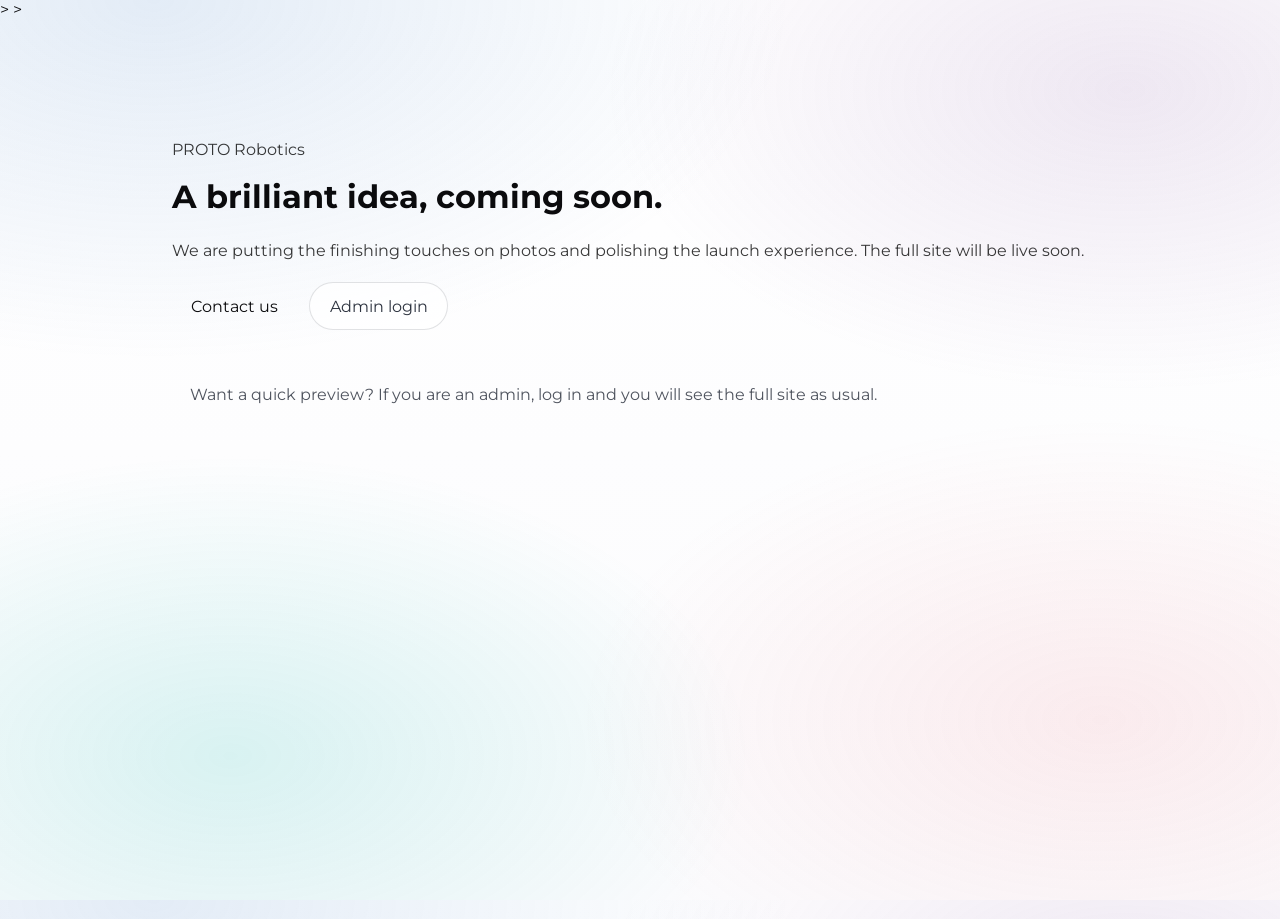
<file: coming-soon.html>
<!doctype html>
  <html lang="en">>
  <head>
    <meta charset="utf-8">
    <meta name="viewport" content="width=device-width, initial-scale=1">
    <meta name="robots" content="noindex,nofollow">
    
    <style>
      /* Extra safety: ensure the page fills the viewport nicely */
      .proto-coming-soon-wrap{
        min-height: 100vh;
        display: flex;
        flex-direction: column;
      }
      .proto-coming-soon-main{
        flex: 1;
      }
      .proto-coming-soon-center{
        max-width: 980px;
        margin: 0 auto;
        padding: 0 22px;
      }
      .proto-coming-soon-panel{
        margin-top: 34px;
      }
      .proto-coming-soon-panel .proto-card{
        box-shadow: var(--proto-soft);
      }
      .proto-coming-soon-fine{
        color: rgba(11,18,32,0.72);
        font-size: 0.98rem;
      }
      .proto-coming-soon-actions{
        display: flex;
        gap: 12px;
        flex-wrap: wrap;
        margin-top: 18px;
      }
      @media (max-width: 781px){
        .proto-coming-soon-panel{ margin-top: 22px; }
      }
    </style>
  <meta charset="utf-8">
<meta name="viewport" content="width=device-width, initial-scale=1">
<link rel="preconnect" href="https://fonts.googleapis.com">
<link rel="preconnect" href="https://fonts.gstatic.com" crossorigin>
<link href="https://fonts.googleapis.com/css2?family=Montserrat:wght@400;500;600;700;800;900&display=swap" rel="stylesheet">
<link rel="stylesheet" href="assets/css/site.css">
</head>
  <body>>
    <div class="proto-coming-soon-wrap">
      <main class="proto-coming-soon-main">
        <div class="proto-hero alignfull" style="padding-top:110px;padding-bottom:90px">
          <div class="proto-shape proto-shape--a"></div>
          <div class="proto-shape proto-shape--b"></div>
          <div class="proto-shape proto-shape--c"></div>

          <div class="proto-hero__inner proto-coming-soon-center">
            <p class="proto-badge"><span class="proto-dot" aria-hidden="true"></span>PROTO Robotics</p>
            <h1 style="margin-top:14px">A brilliant idea, coming soon.</h1>
            <p class="proto-lede" style="margin-top:14px">
              We are putting the finishing touches on photos and polishing the launch experience.
              The full site will be live soon.
            </p>

            <div class="proto-coming-soon-actions">
              <a class="wp-block-button__link has-proto-red-background-color has-text-color has-background wp-element-button"
                 style="border-radius:999px; padding:0.85rem 1.2rem; display:inline-flex; align-items:center; gap:10px;"
                 href="mailto:hello@protorobotics.org">
                Contact us
              </a>

              <a class="wp-block-button__link wp-element-button"
                 style="border-radius:999px; padding:0.85rem 1.2rem; display:inline-flex; align-items:center; gap:10px; background: rgba(255,255,255,0.70); border: 1px solid rgba(11,18,32,0.12); color: rgba(11,18,32,0.86); text-decoration:none;"
                 href="contact.html">
                Admin login
              </a>
            </div>

            <div class="proto-coming-soon-panel">
              <div class="proto-card" style="padding:18px 18px">
                <p class="proto-coming-soon-fine" style="margin:0">
                  Want a quick preview? If you are an admin, log in and you will see the full site as usual.
                </p>
              </div>
            </div>

          </div>
        </div>
      </main>
    </div>
    
  <script src="assets/js/motion.js" defer></script>
</body>
  </html>
</file>
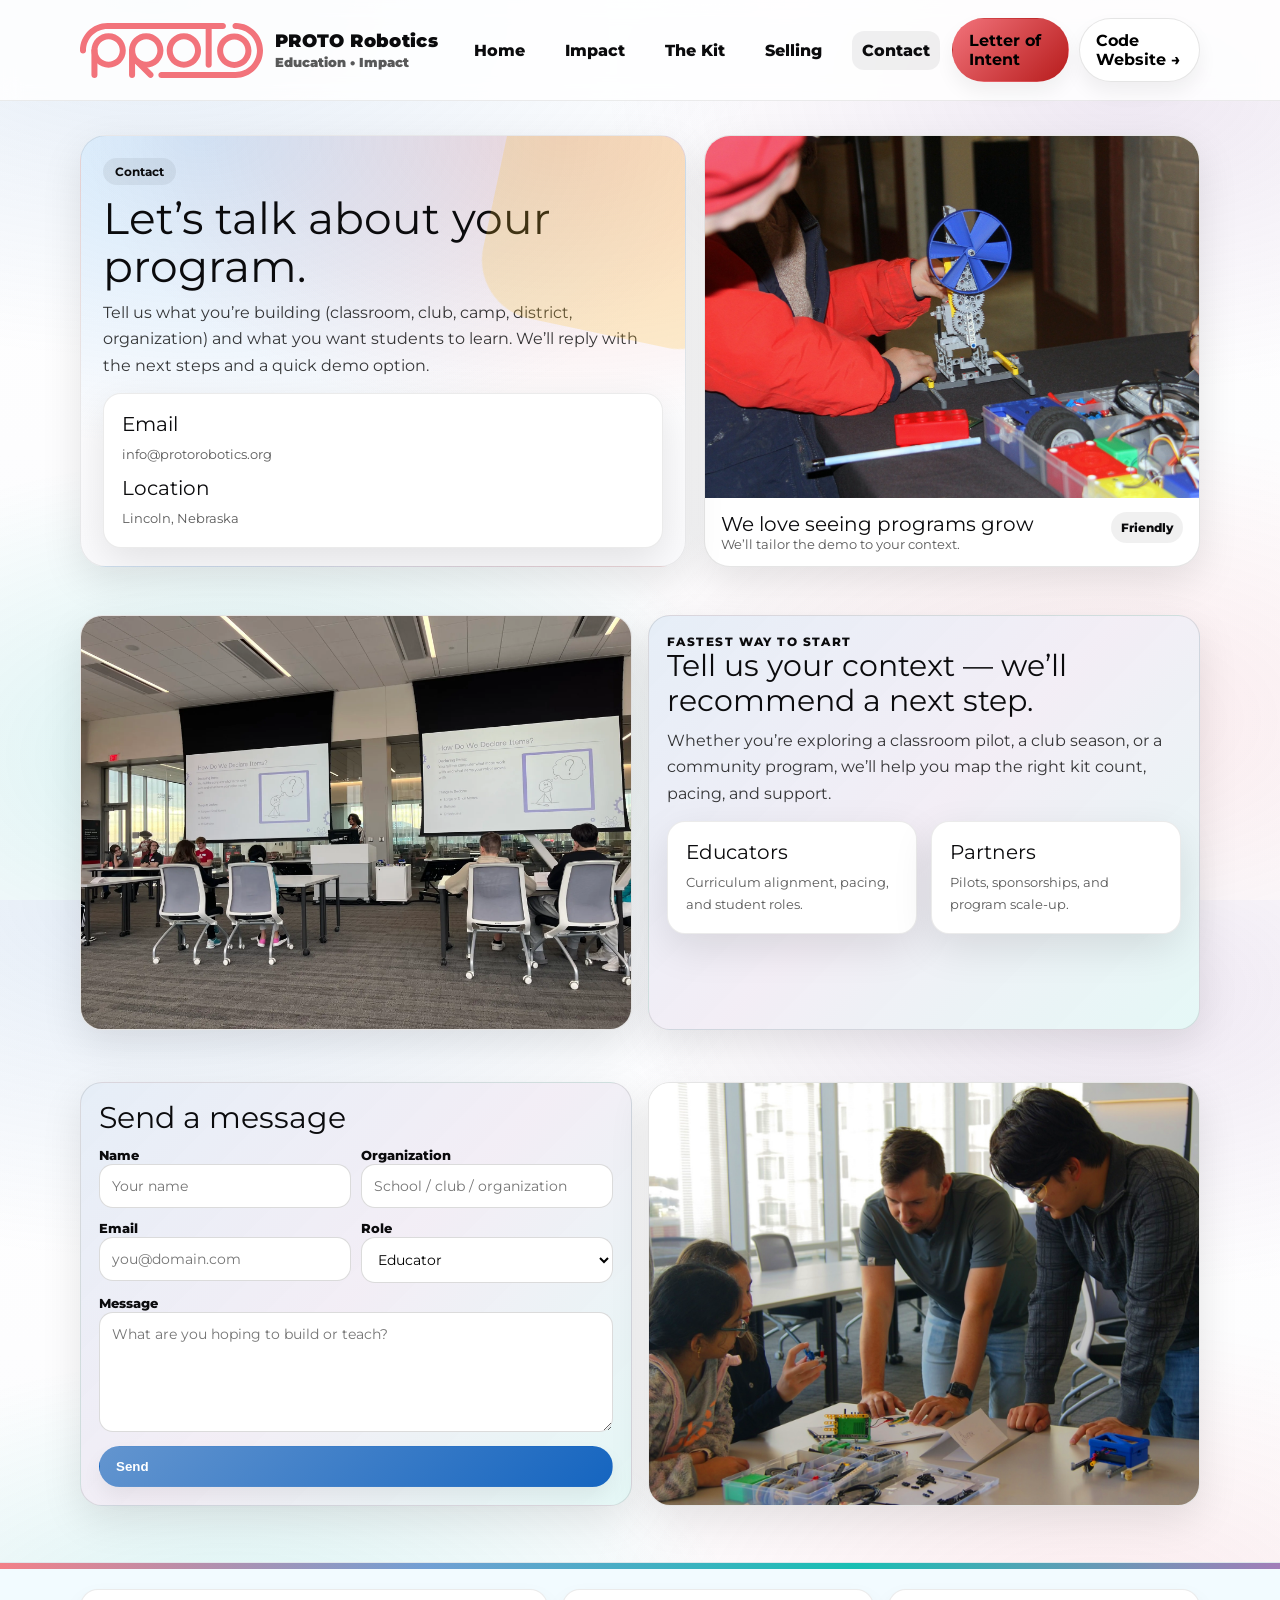
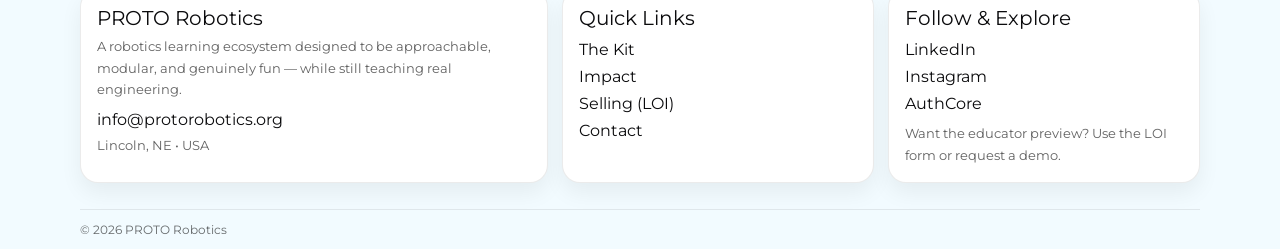
<file: contact.html>
<!DOCTYPE html>

<html lang="en">
<head>
  <!-- Google Tag Manager -->
<script>(function(w,d,s,l,i){w[l]=w[l]||[];w[l].push({'gtm.start':
new Date().getTime(),event:'gtm.js'});var f=d.getElementsByTagName(s)[0],
j=d.createElement(s),dl=l!='dataLayer'?'&l='+l:'';j.async=true;j.src=
'https://www.googletagmanager.com/gtm.js?id='+i+dl;f.parentNode.insertBefore(j,f);
})(window,document,'script','dataLayer','GTM-NTGPHK4L');</script>
<!-- End Google Tag Manager -->
<meta charset="utf-8"/>
<meta content="width=device-width, initial-scale=1" name="viewport"/>
<title>PROTO Robotics — Home</title>
<meta content="PROTO Robotics builds a colorful robotics learning ecosystem for classrooms, clubs, and curious builders." name="description"/>
<link href="https://fonts.googleapis.com" rel="preconnect"/>
<link crossorigin="" href="https://fonts.gstatic.com" rel="preconnect"/>
<link href="https://fonts.googleapis.com/css2?family=Montserrat:wght@400;600;700;800;900&amp;display=swap" rel="stylesheet"/>
<link href="assets/img/favicon.ico" rel="icon"/>
<link href="assets/img/favicon-512.png" rel="apple-touch-icon"/>
<link href="assets/css/site.css" rel="stylesheet">
</link></head>
<body>
  <!-- Google Tag Manager (noscript) -->
<noscript><iframe src="https://www.googletagmanager.com/ns.html?id=GTM-NTGPHK4L"
height="0" width="0" style="display:none;visibility:hidden"></iframe></noscript>
<!-- End Google Tag Manager (noscript) -->
<div class="toast" data-toast="">Saved.</div>

<header class="site-header">
<div class="container">
<div class="navbar">
<a aria-label="PROTO home" class="brand" href="index.html">
<img alt="PROTO logo" src="assets/img/logo.svg"/>
<div>
<div class="name">PROTO Robotics</div>
<div class="small" style="margin-top:2px">Education • Impact</div>
</div>
</a>
<nav aria-label="Primary navigation" class="nav">
<a data-nav="" href="index.html">Home</a>
<a data-nav="" href="impact.html">Impact</a>
<a data-nav="" href="kit.html">The&nbsp;Kit</a>
<a data-nav="" href="selling.html">Selling</a>
<a data-nav="" href="contact.html">Contact</a>
</nav>
<div class="nav-cta">
<a class="btn red" href="selling.html#loi">Letter of Intent</a>
<a class="btn" href="https://code.protorobotics.org" rel="noreferrer" target="_blank">Code Website →</a>

</div>
<button aria-expanded="false" aria-label="Open menu" class="hamburger" data-hamburger="">
<svg fill="none" stroke="currentColor" stroke-width="2" viewbox="0 0 24 24">
<path d="M4 6h16M4 12h16M4 18h16"></path>
</svg>
</button>
</div>
<div class="mobile-panel" data-mobile="">
<nav aria-label="Mobile navigation" class="nav">
<a data-nav="" href="index.html">Home</a>
<a data-nav="" href="impact.html">Impact</a>
<a data-nav="" href="kit.html">The&nbsp;Kit</a>
<a data-nav="" href="selling.html">Selling</a>
<a data-nav="" href="contact.html">Contact</a>
</nav>
<div class="nav-cta" style="margin-top:10px">
<a class="btn red" href="selling.html#loi">Letter of Intent</a>
<a class="btn" href="https://code.protorobotics.org" rel="noreferrer" target="_blank">Code Website →</a>

</div>
</div>
</div>
</header>
<main>
<section class="hero">
<div class="container">
<div class="hero-grid">
<div class="hero-left">
<div class="pill">Contact</div>
<div class="h1">Let’s talk about your program.</div>
<p>
            Tell us what you’re building (classroom, club, camp, district, organization) and what you want students to learn.
            We’ll reply with the next steps and a quick demo option.
          </p>

<div class="card pad" style="margin-top:14px">
<div class="h3">Email</div>
<p class="small">info@protorobotics.org</p>
<div style="height:10px"></div>
<div class="h3">Location</div>
<p class="small">Lincoln, Nebraska</p>
</div>
</div>
<div class="hero-right">
<div class="photo">
<img alt="Team working with robotics kit" src="assets/img/IMG_9798.JPG"/>
</div>
<div class="caption">
<div>
<div class="h3" style="margin:0">We love seeing programs grow</div>
<div class="small">We’ll tailor the demo to your context.</div>
</div>
<div class="tag">Friendly</div>
</div>
</div>
</div>
</div>
</section>
<section class="section">
<div class="container">
<div class="split">
<div class="photo-card">
<img alt="PROTO workshop and hands-on learning" src="assets/img/IMG_8616.webp"/>
</div>
<div class="callout">
<div class="kicker">Fastest way to start</div>
<div class="h2">Tell us your context — we’ll recommend a next step.</div>
<p>
            Whether you’re exploring a classroom pilot, a club season, or a community program,
            we’ll help you map the right kit count, pacing, and support.
          </p>
<div class="grid-2" style="margin-top:14px">
<div class="card pad">
<div class="h3">Educators</div>
<p class="small">Curriculum alignment, pacing, and student roles.</p>
</div>
<div class="card pad">
<div class="h3">Partners</div>
<p class="small">Pilots, sponsorships, and program scale-up.</p>
</div>
</div>
</div>
</div>
</div>
</section>
<section class="section" id="form">
<div class="container">
<div class="split">
<div class="callout">
<div class="h2">Send a message</div>
<form class="form" id="contactForm">
<div class="form-row">
<div>
<label for="name">Name</label>
<input id="name" name="name" placeholder="Your name" required=""/>
</div>
<div>
<label for="org">Organization</label>
<input id="org" name="org" placeholder="School / club / organization" required=""/>
</div>
</div>
<div class="form-row">
<div>
<label for="email">Email</label>
<input id="email" name="email" placeholder="you@domain.com" required="" type="email"/>
</div>
<div>
<label for="role">Role</label>
<select id="role" name="role">
<option>Educator</option>
<option>Administrator</option>
<option>Student</option>
<option>Parent</option>
<option>Partner</option>
<option>Other</option>
</select>
</div>
</div>
<div>
<label for="msg">Message</label>
<textarea id="msg" name="msg" placeholder="What are you hoping to build or teach?" required=""></textarea>
</div>
<button class="btn primary" type="submit">Send</button>
</form>
</div>
<div class="photo-card">
<img alt="Kit parts" src="assets/img/DSC03913.png"/>
</div>
</div>
</div>
</section>
</main>
<footer>
<div class="container">
<div class="footer-grid">
<div class="footer-card">
<div class="h3" style="margin:0">PROTO Robotics</div>
<p class="small muted" style="margin-top:6px">
          A robotics learning ecosystem designed to be approachable, modular, and genuinely fun — while still teaching real engineering.
        </p>
<div class="footer-links">
<a href="mailto:info@protorobotics.org">info@protorobotics.org</a>
<div class="small muted">Lincoln, NE • USA</div>
</div>
</div>
<div class="footer-card">
<div class="h3" style="margin:0">Quick Links</div>
<div class="footer-links">
<a href="kit.html">The&nbsp;Kit</a>
<a href="impact.html">Impact</a>
<a href="selling.html">Selling (LOI)</a>
<a href="contact.html">Contact</a>
</div>
</div>
<div class="footer-card">
<div class="h3" style="margin:0">Follow &amp; Explore</div>
<div class="footer-links">
<a href="https://www.linkedin.com/company/protorobotics/posts/?feedView=all&amp;viewAsMember=true" rel="noopener" target="_blank">LinkedIn</a>
<a href="https://www.instagram.com/protorobotics_unl/?igsh=am9rcW9vNDY4aTJp#" rel="noopener" target="_blank">Instagram</a>
<a href="https://auth.protorobotics.org">AuthCore</a>
</div>
<p class="small muted" style="margin-top:10px">
          Want the educator preview? Use the LOI form or request a demo.
        </p>
</div>
</div>
<div class="footer-bottom">
<div>© <span id="year"></span> PROTO Robotics</div>
</div>
</div>
</footer>
<script>
  document.getElementById('year').textContent = new Date().getFullYear();
</script>
<script src="assets/js/site.js"></script>
<script>
// ===== CONTACT FORM =====
const contactForm = document.getElementById("contactForm");

if (contactForm) {
contactForm.addEventListener("submit", async function(e) {
e.preventDefault();

const formData = new FormData(this);

const data = {
name: formData.get("name"),
organization: formData.get("org"),
email: formData.get("email"),
role: formData.get("role"),
message: formData.get("msg")
};

const res = await fetch("http://localhost:3000/api/contact", {
method: "POST",
headers: {
"Content-Type": "application/json"
},
body: JSON.stringify(data)
});

const result = await res.json();
alert(result.message || "Submitted");
});
}


// ===== LOI FORM =====
const loiForm = document.getElementById("loiForm");

if (loiForm) {
loiForm.addEventListener("submit", async function(e) {
e.preventDefault();

const formData = new FormData(this);

const data = {
organization: formData.get("org2"),
primaryContactName: formData.get("contact2"),
email: formData.get("email2"),
interestLevel: formData.get("interest"),
estimatedQuantity: formData.get("qty"),
timeline: formData.get("timeline"),
notes: formData.get("notes")
};

const res = await fetch("http://192.168.0.155:3000/api/loi", {
method: "POST",
headers: {
"Content-Type": "application/json"
},
body: JSON.stringify(data)
});

const result = await res.json();
alert(result.message || "Submitted");
});
}
</script>
</body>
</html>
</file>
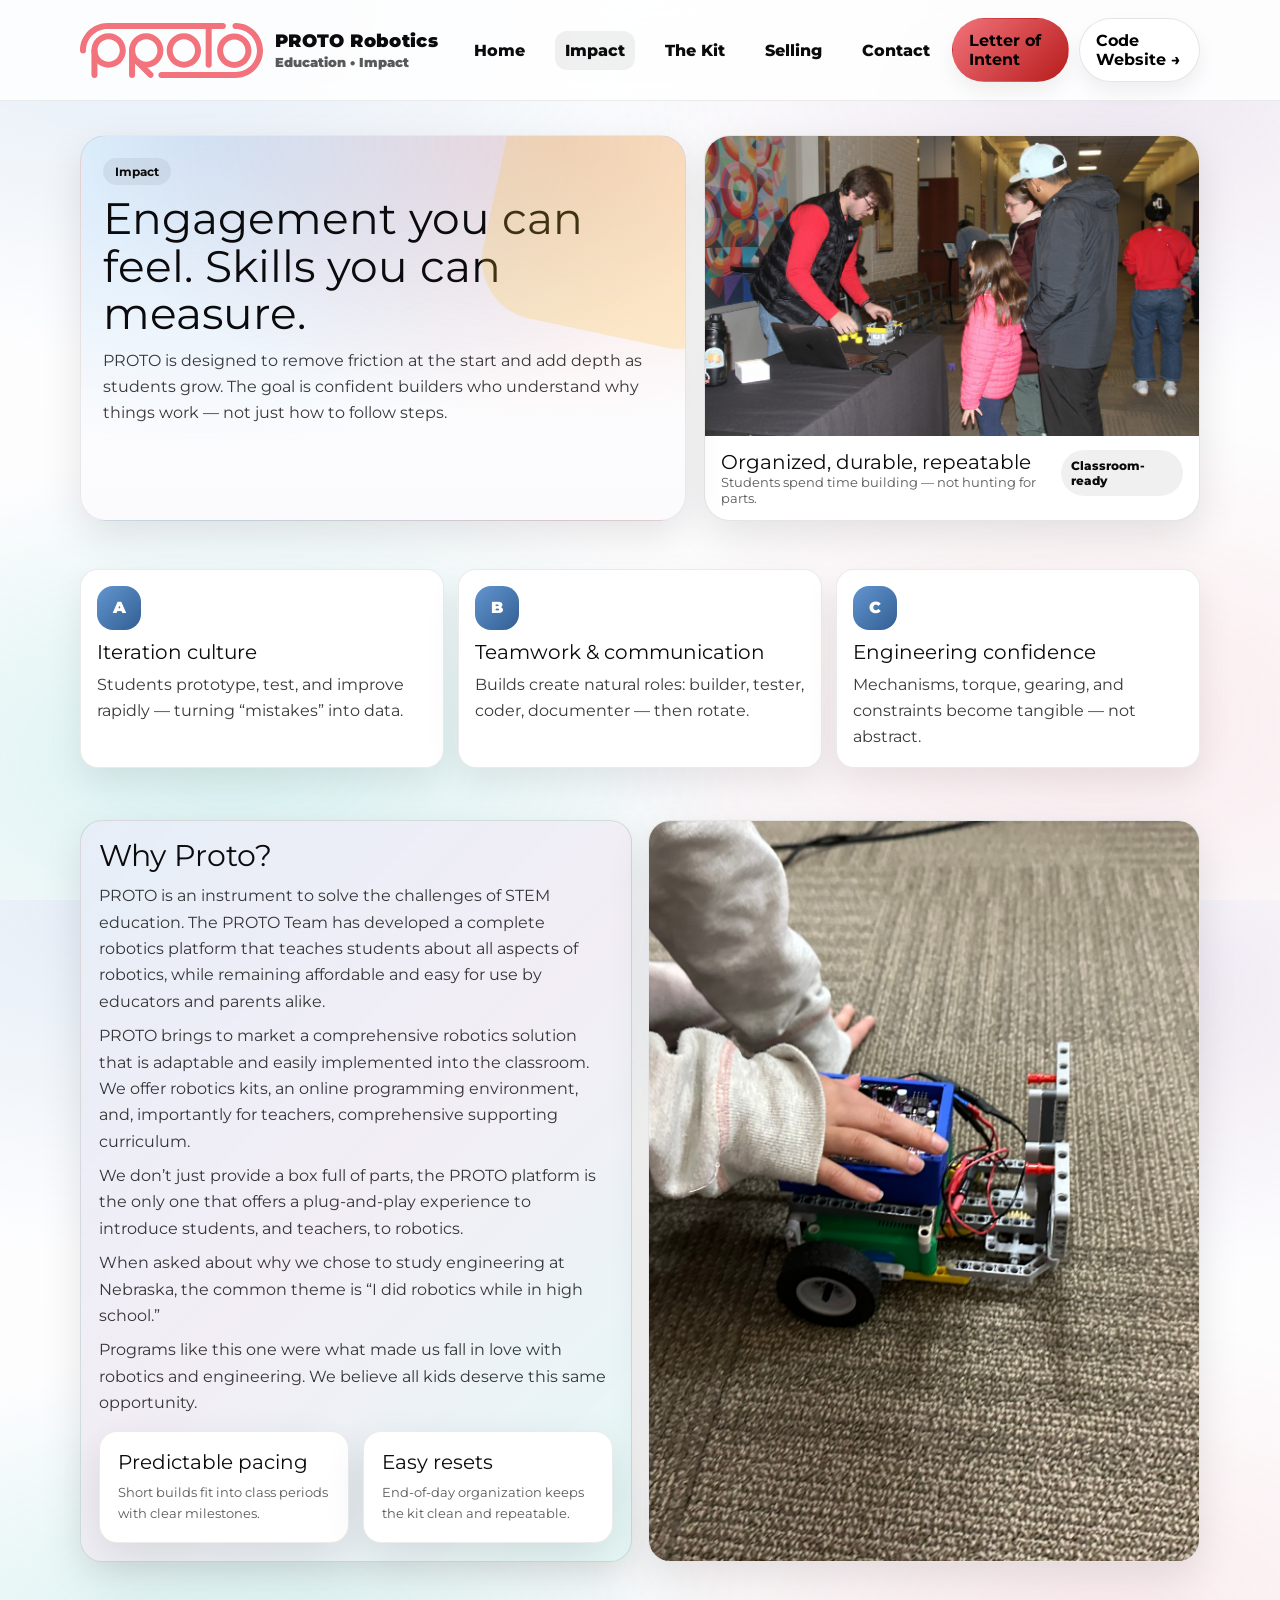
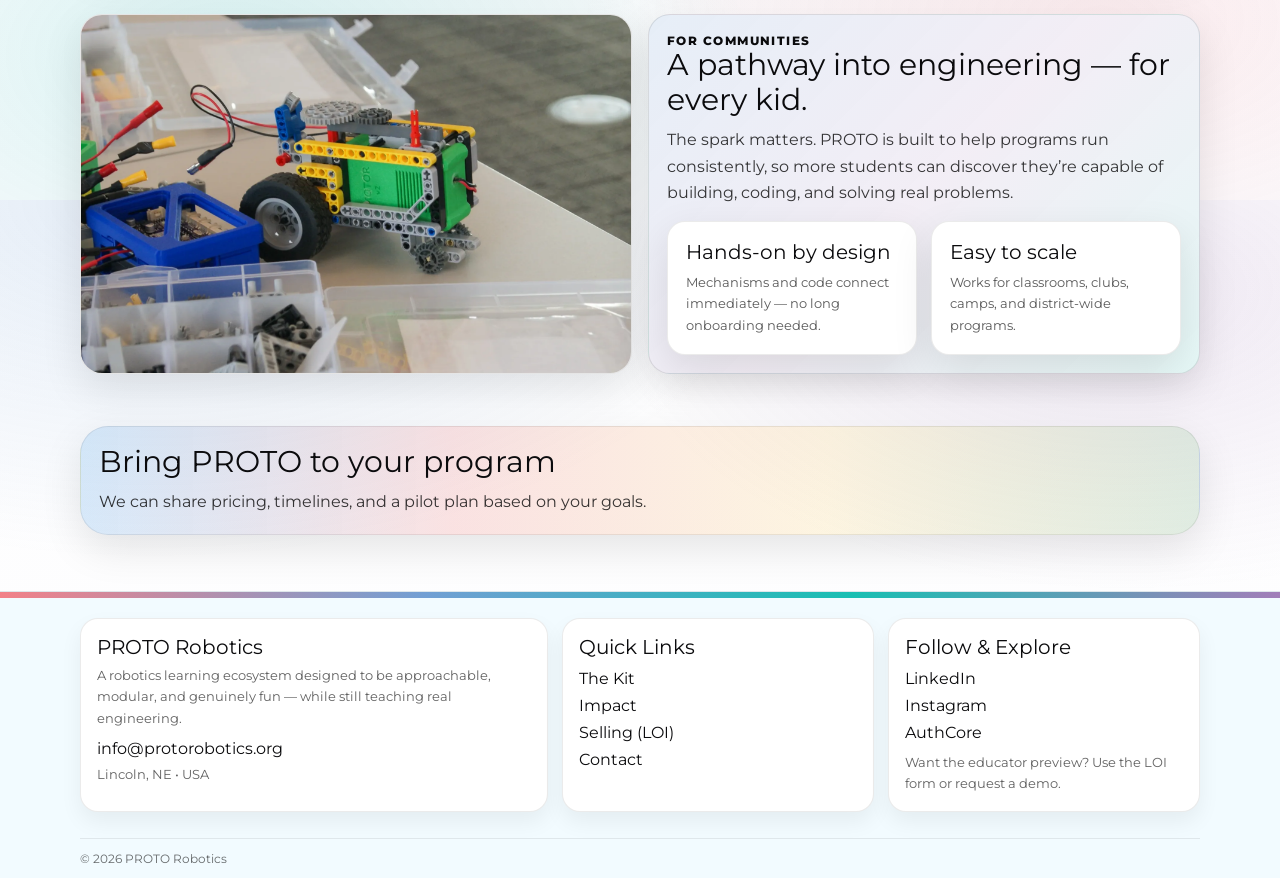
<file: impact.html>
<!DOCTYPE html>

<html lang="en">
<head>
  <!-- Google Tag Manager -->
<script>(function(w,d,s,l,i){w[l]=w[l]||[];w[l].push({'gtm.start':
new Date().getTime(),event:'gtm.js'});var f=d.getElementsByTagName(s)[0],
j=d.createElement(s),dl=l!='dataLayer'?'&l='+l:'';j.async=true;j.src=
'https://www.googletagmanager.com/gtm.js?id='+i+dl;f.parentNode.insertBefore(j,f);
})(window,document,'script','dataLayer','GTM-NTGPHK4L');</script>
<!-- End Google Tag Manager -->
<meta charset="utf-8"/>
<meta content="width=device-width, initial-scale=1" name="viewport"/>
<title>PROTO Robotics — Home</title>
<meta content="PROTO Robotics builds a colorful robotics learning ecosystem for classrooms, clubs, and curious builders." name="description"/>
<link href="https://fonts.googleapis.com" rel="preconnect"/>
<link crossorigin="" href="https://fonts.gstatic.com" rel="preconnect"/>
<link href="https://fonts.googleapis.com/css2?family=Montserrat:wght@400;600;700;800;900&amp;display=swap" rel="stylesheet"/>
<link href="assets/img/favicon.ico" rel="icon"/>
<link href="assets/img/favicon-512.png" rel="apple-touch-icon"/>
<link href="assets/css/site.css" rel="stylesheet">
</link></head>
<body>
  <!-- Google Tag Manager (noscript) -->
<noscript><iframe src="https://www.googletagmanager.com/ns.html?id=GTM-NTGPHK4L"
height="0" width="0" style="display:none;visibility:hidden"></iframe></noscript>
<!-- End Google Tag Manager (noscript) -->
<div class="toast" data-toast="">Saved.</div>

<header class="site-header">
<div class="container">
<div class="navbar">
<a aria-label="PROTO home" class="brand" href="index.html">
<img alt="PROTO logo" src="assets/img/logo.svg"/>
<div>
<div class="name">PROTO Robotics</div>
<div class="small" style="margin-top:2px">Education • Impact</div>
</div>
</a>
<nav aria-label="Primary navigation" class="nav">
<a data-nav="" href="index.html">Home</a>
<a data-nav="" href="impact.html">Impact</a>
<a data-nav="" href="kit.html">The&nbsp;Kit</a>
<a data-nav="" href="selling.html">Selling</a>
<a data-nav="" href="contact.html">Contact</a>
</nav>
<div class="nav-cta">
<a class="btn red" href="selling.html#loi">Letter of Intent</a>
<a class="btn" href="https://code.protorobotics.org" rel="noreferrer" target="_blank">Code Website →</a>

</div>
<button aria-expanded="false" aria-label="Open menu" class="hamburger" data-hamburger="">
<svg fill="none" stroke="currentColor" stroke-width="2" viewbox="0 0 24 24">
<path d="M4 6h16M4 12h16M4 18h16"></path>
</svg>
</button>
</div>
<div class="mobile-panel" data-mobile="">
<nav aria-label="Mobile navigation" class="nav">
<a data-nav="" href="index.html">Home</a>
<a data-nav="" href="impact.html">Impact</a>
<a data-nav="" href="kit.html">The&nbsp;Kit</a>
<a data-nav="" href="selling.html">Selling</a>
<a data-nav="" href="contact.html">Contact</a>
</nav>
<div class="nav-cta" style="margin-top:10px">
<a class="btn red" href="selling.html#loi">Letter of Intent</a>
<a class="btn" href="https://code.protorobotics.org" rel="noreferrer" target="_blank">Code Website →</a>

</div>
</div>
</div>
</header>
<main>
<section class="hero">
<div class="container">
<div class="hero-grid">
<div class="hero-left">
<div class="pill">Impact</div>
<div class="h1">Engagement you can feel. Skills you can measure.</div>
<p>
            PROTO is designed to remove friction at the start and add depth as students grow.
            The goal is confident builders who understand why things work — not just how to follow steps.
          </p>

</div>
<div class="hero-right">
<div class="photo">
<img alt="Organized kit parts" src="assets/img/IMG_9494.JPG"/>
</div>
<div class="caption">
<div>
<div class="h3" style="margin:0">Organized, durable, repeatable</div>
<div class="small">Students spend time building — not hunting for parts.</div>
</div>
<div class="tag">Classroom-ready</div>
</div>
</div>
</div>
</div>
</section>
<section class="section">
<div class="container">
<div class="grid-3">
<div class="feature">
<div class="icon blue">A</div>
<div class="h3">Iteration culture</div>
<p>Students prototype, test, and improve rapidly — turning “mistakes” into data.</p>
</div>
<div class="feature">
<div class="icon blue">B</div>
<div class="h3">Teamwork &amp; communication</div>
<p>Builds create natural roles: builder, tester, coder, documenter — then rotate.</p>
</div>
<div class="feature">
<div class="icon blue">C</div>
<div class="h3">Engineering confidence</div>
<p>Mechanisms, torque, gearing, and constraints become tangible — not abstract.</p>
</div>
</div>
</div>
</section>
<section class="section">
<div class="container">
<div class="split">
<div class="callout">
<div class="h2">Why Proto?</div>
<p>
            PROTO is an instrument to solve the challenges of STEM education. The PROTO Team has developed a complete robotics platform that teaches students about all aspects of robotics, while remaining affordable and easy for use by educators and parents alike.
          </p>
<p>
            PROTO brings to market a comprehensive robotics solution that is adaptable and easily implemented into the classroom. We offer robotics kits, an online programming environment, and, importantly for teachers, comprehensive supporting curriculum.
          </p>
<p>
            We don’t just provide a box full of parts, the PROTO platform is the only one that offers a plug-and-play experience to introduce students, and teachers, to robotics.
          </p>
<p>
            When asked about why we chose to study engineering at Nebraska, the common theme is “I did robotics while in high school.”
          </p>
<p>
            Programs like this one were what made us fall in love with robotics and engineering. We believe all kids deserve this same opportunity.
          </p>
<div class="grid-2" style="margin-top:14px">
<div class="card pad">
<div class="h3">Predictable pacing</div>
<p class="small">Short builds fit into class periods with clear milestones.</p>
</div>
<div class="card pad">
<div class="h3">Easy resets</div>
<p class="small">End-of-day organization keeps the kit clean and repeatable.</p>
</div>
</div>
</div>
<div class="photo-card">
<img alt="Students learning together" src="assets/img/IMG_8816.JPEG"/>
</div>
</div>
</div>
</section>
<section class="section">
<div class="container">
<div class="split">
<div class="photo-card">
<img alt="Students building and testing a PROTO robot" src="assets/img/DSC03918.webp"/>
</div>
<div class="callout">
<div class="kicker">For communities</div>
<div class="h2">A pathway into engineering — for every kid.</div>
<p>
            The spark matters. PROTO is built to help programs run consistently, so more students can discover
            they’re capable of building, coding, and solving real problems.
          </p>
<div class="grid-2" style="margin-top:14px">
<div class="card pad">
<div class="h3">Hands-on by design</div>
<p class="small">Mechanisms and code connect immediately — no long onboarding needed.</p>
</div>
<div class="card pad">
<div class="h3">Easy to scale</div>
<p class="small">Works for classrooms, clubs, camps, and district-wide programs.</p>
</div>
</div>
</div>
</div>
</div>
</section>
<section class="section">
<div class="container">
<div class="banner">
<div class="row">
<div class="left">
<div class="h2">Bring PROTO to your program</div>
<p>We can share pricing, timelines, and a pilot plan based on your goals.</p>
</div>

</div>
</div>
</div>
</section>
</main>
<footer>
<div class="container">
<div class="footer-grid">
<div class="footer-card">
<div class="h3" style="margin:0">PROTO Robotics</div>
<p class="small muted" style="margin-top:6px">
          A robotics learning ecosystem designed to be approachable, modular, and genuinely fun — while still teaching real engineering.
        </p>
<div class="footer-links">
<a href="mailto:info@protorobotics.org">info@protorobotics.org</a>
<div class="small muted">Lincoln, NE • USA</div>
</div>
</div>
<div class="footer-card">
<div class="h3" style="margin:0">Quick Links</div>
<div class="footer-links">
<a href="kit.html">The&nbsp;Kit</a>
<a href="impact.html">Impact</a>
<a href="selling.html">Selling (LOI)</a>
<a href="contact.html">Contact</a>
</div>
</div>
<div class="footer-card">
<div class="h3" style="margin:0">Follow &amp; Explore</div>
<div class="footer-links">
<a href="https://www.linkedin.com/company/protorobotics/posts/?feedView=all&amp;viewAsMember=true" rel="noopener" target="_blank">LinkedIn</a>
<a href="https://www.instagram.com/protorobotics_unl/?igsh=am9rcW9vNDY4aTJp#" rel="noopener" target="_blank">Instagram</a>
<a href="https://auth.protorobotics.org">AuthCore</a>
</div>
<p class="small muted" style="margin-top:10px">
          Want the educator preview? Use the LOI form or request a demo.
        </p>
</div>
</div>
<div class="footer-bottom">
<div>© <span id="year"></span> PROTO Robotics</div>
</div>
</div>
</footer>
<script>
  document.getElementById('year').textContent = new Date().getFullYear();
</script>
<script src="assets/js/site.js"></script>
</body>
</html>
</file>
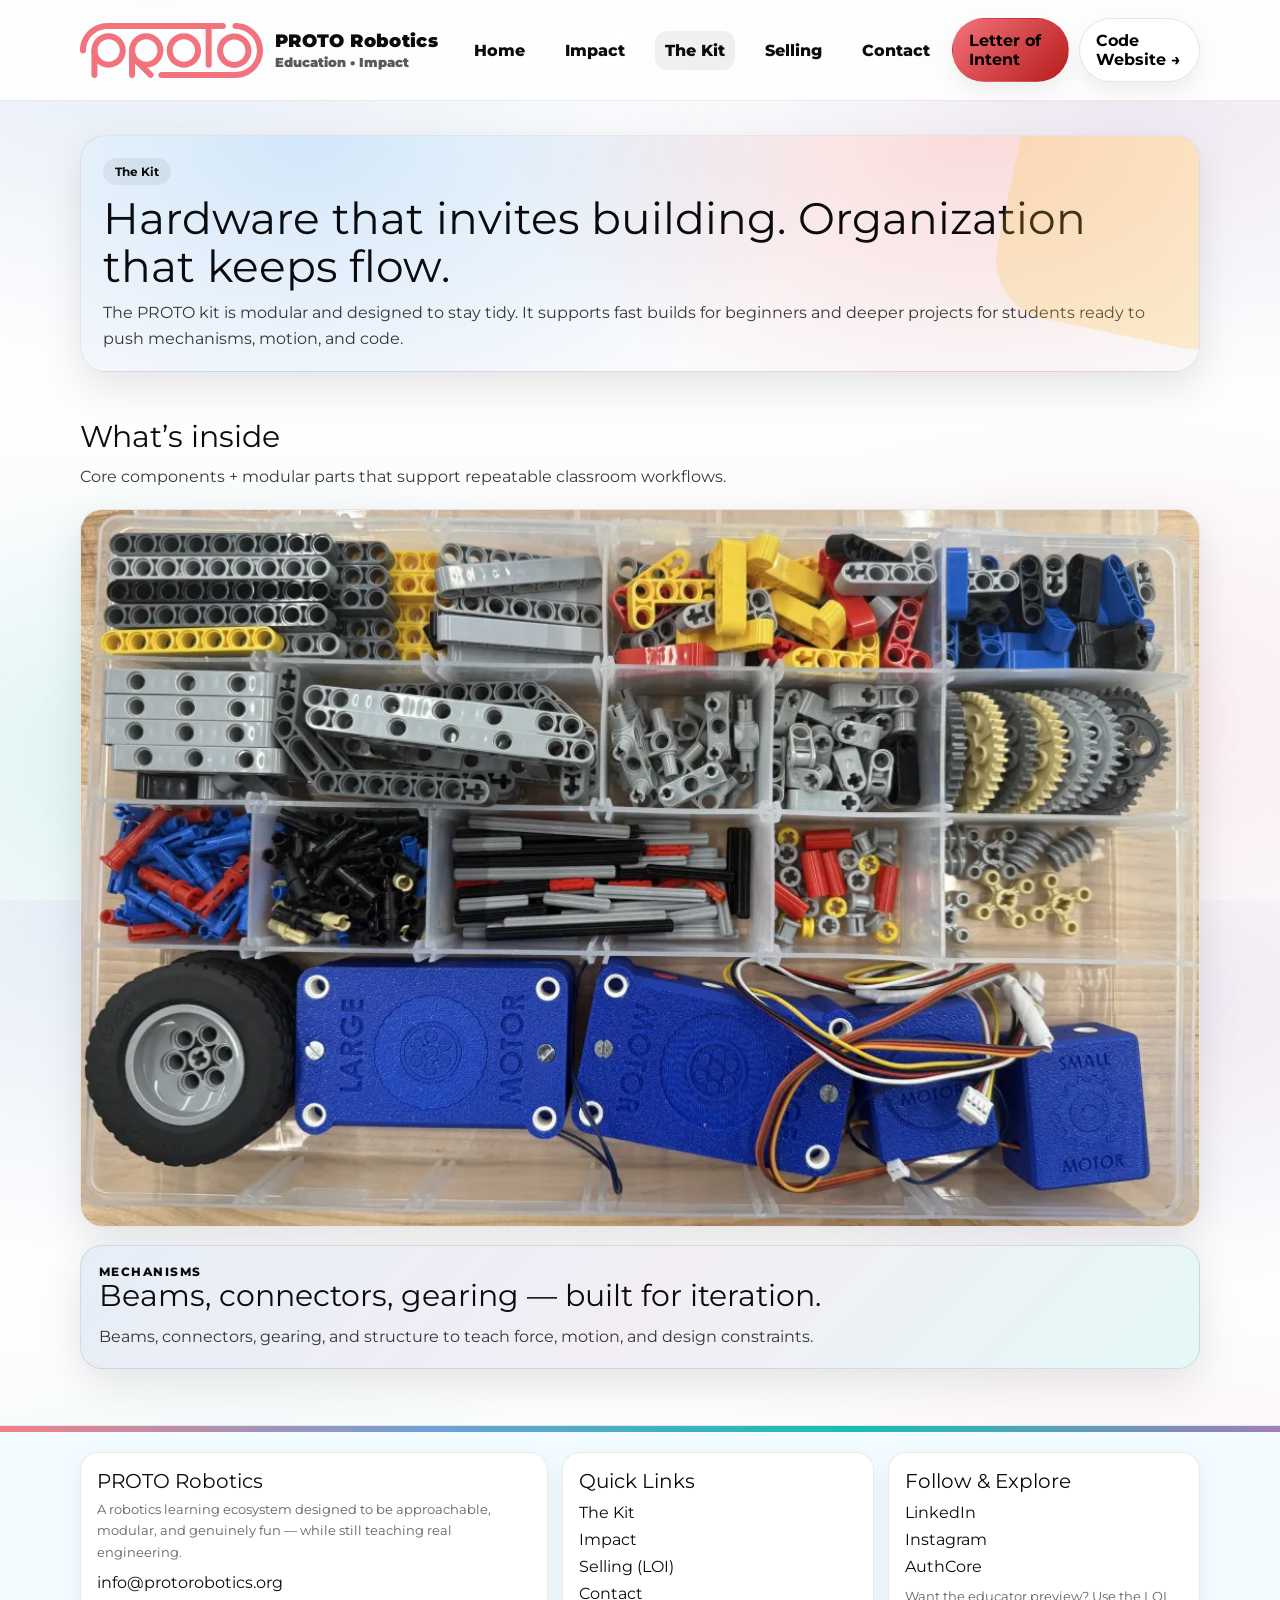
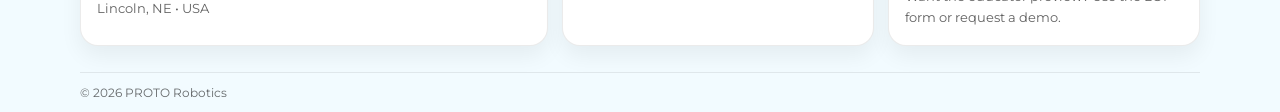
<file: kit.html>
<!DOCTYPE html>

<html lang="en">
<head>
  <!-- Google Tag Manager -->
<script>(function(w,d,s,l,i){w[l]=w[l]||[];w[l].push({'gtm.start':
new Date().getTime(),event:'gtm.js'});var f=d.getElementsByTagName(s)[0],
j=d.createElement(s),dl=l!='dataLayer'?'&l='+l:'';j.async=true;j.src=
'https://www.googletagmanager.com/gtm.js?id='+i+dl;f.parentNode.insertBefore(j,f);
})(window,document,'script','dataLayer','GTM-NTGPHK4L');</script>
<!-- End Google Tag Manager -->
<meta charset="utf-8"/>
<meta content="width=device-width, initial-scale=1" name="viewport"/>
<title>PROTO Robotics — Home</title>
<meta content="PROTO Robotics builds a colorful robotics learning ecosystem for classrooms, clubs, and curious builders." name="description"/>
<link href="https://fonts.googleapis.com" rel="preconnect"/>
<link crossorigin="" href="https://fonts.gstatic.com" rel="preconnect"/>
<link href="https://fonts.googleapis.com/css2?family=Montserrat:wght@400;600;700;800;900&amp;display=swap" rel="stylesheet"/>
<link href="assets/img/favicon.ico" rel="icon"/>
<link href="assets/img/favicon-512.png" rel="apple-touch-icon"/>
<link href="assets/css/site.css" rel="stylesheet">
</link></head>
<body>
  <!-- Google Tag Manager (noscript) -->
<noscript><iframe src="https://www.googletagmanager.com/ns.html?id=GTM-NTGPHK4L"
height="0" width="0" style="display:none;visibility:hidden"></iframe></noscript>
<!-- End Google Tag Manager (noscript) -->
<div class="toast" data-toast="">Saved.</div>

<header class="site-header">
<div class="container">
<div class="navbar">
<a aria-label="PROTO home" class="brand" href="index.html">
<img alt="PROTO logo" src="assets/img/logo.svg"/>
<div>
<div class="name">PROTO Robotics</div>
<div class="small" style="margin-top:2px">Education • Impact</div>
</div>
</a>
<nav aria-label="Primary navigation" class="nav">
<a data-nav="" href="index.html">Home</a>
<a data-nav="" href="impact.html">Impact</a>
<a data-nav="" href="kit.html">The&nbsp;Kit</a>
<a data-nav="" href="selling.html">Selling</a>
<a data-nav="" href="contact.html">Contact</a>
</nav>
<div class="nav-cta">
<a class="btn red" href="selling.html#loi">Letter of Intent</a>
<a class="btn" href="https://code.protorobotics.org" rel="noreferrer" target="_blank">Code Website →</a>

</div>
<button aria-expanded="false" aria-label="Open menu" class="hamburger" data-hamburger="">
<svg fill="none" stroke="currentColor" stroke-width="2" viewbox="0 0 24 24">
<path d="M4 6h16M4 12h16M4 18h16"></path>
</svg>
</button>
</div>
<div class="mobile-panel" data-mobile="">
<nav aria-label="Mobile navigation" class="nav">
<a data-nav="" href="index.html">Home</a>
<a data-nav="" href="impact.html">Impact</a>
<a data-nav="" href="kit.html">The&nbsp;Kit</a>
<a data-nav="" href="selling.html">Selling</a>
<a data-nav="" href="contact.html">Contact</a>
</nav>
<div class="nav-cta" style="margin-top:10px">
<a class="btn red" href="selling.html#loi">Letter of Intent</a>
<a class="btn" href="https://code.protorobotics.org" rel="noreferrer" target="_blank">Code Website →</a>

</div>
</div>
</div>
</header>
<main>
<section class="hero">
<div class="container">
<div class="hero-grid onecol">
<div class="hero-left">
<div class="pill">The&nbsp;Kit</div>
<div class="h1">Hardware that invites building. Organization that keeps flow.</div>
<p>
            The PROTO kit is modular and designed to stay tidy. It supports fast builds for beginners and deeper projects
            for students ready to push mechanisms, motion, and code.
          </p>

 </div>
</div>
</div>
</section>

<section class="section" id="inside">
<div class="container">
<div class="h2">What’s inside</div>
<p>Core components + modular parts that support repeatable classroom workflows.</p>

<div class="photo-card" style="margin-top:18px">
<img alt="Kit parts organized in a tray" src="assets/img/kit-parts.webp"/>
</div>

<div class="callout" style="margin-top:18px">
<div class="kicker">Mechanisms</div>
<div class="h2">Beams, connectors, gearing — built for iteration.</div>
<p>Beams, connectors, gearing, and structure to teach force, motion, and design constraints.</p>
</div>

</div>
</section>


</main>
<footer>
<div class="container">
<div class="footer-grid">
<div class="footer-card">
<div class="h3" style="margin:0">PROTO Robotics</div>
<p class="small muted" style="margin-top:6px">
          A robotics learning ecosystem designed to be approachable, modular, and genuinely fun — while still teaching real engineering.
        </p>
<div class="footer-links">
<a href="mailto:info@protorobotics.org">info@protorobotics.org</a>
<div class="small muted">Lincoln, NE • USA</div>
</div>
</div>
<div class="footer-card">
<div class="h3" style="margin:0">Quick Links</div>
<div class="footer-links">
<a href="kit.html">The&nbsp;Kit</a>
<a href="impact.html">Impact</a>
<a href="selling.html">Selling (LOI)</a>
<a href="contact.html">Contact</a>
</div>
</div>
<div class="footer-card">
<div class="h3" style="margin:0">Follow &amp; Explore</div>
<div class="footer-links">
<a href="https://www.linkedin.com/company/protorobotics/posts/?feedView=all&amp;viewAsMember=true" rel="noopener" target="_blank">LinkedIn</a>
<a href="https://www.instagram.com/protorobotics_unl/?igsh=am9rcW9vNDY4aTJp#" rel="noopener" target="_blank">Instagram</a>
<a href="https://auth.protorobotics.org">AuthCore</a>
</div>
<p class="small muted" style="margin-top:10px">
          Want the educator preview? Use the LOI form or request a demo.
        </p>
</div>
</div>
<div class="footer-bottom">
<div>© <span id="year"></span> PROTO Robotics</div>
</div>
</div>
</footer>
<script>
  document.getElementById('year').textContent = new Date().getFullYear();
</script>
<script src="assets/js/site.js"></script>
</body>
</html>
</file>
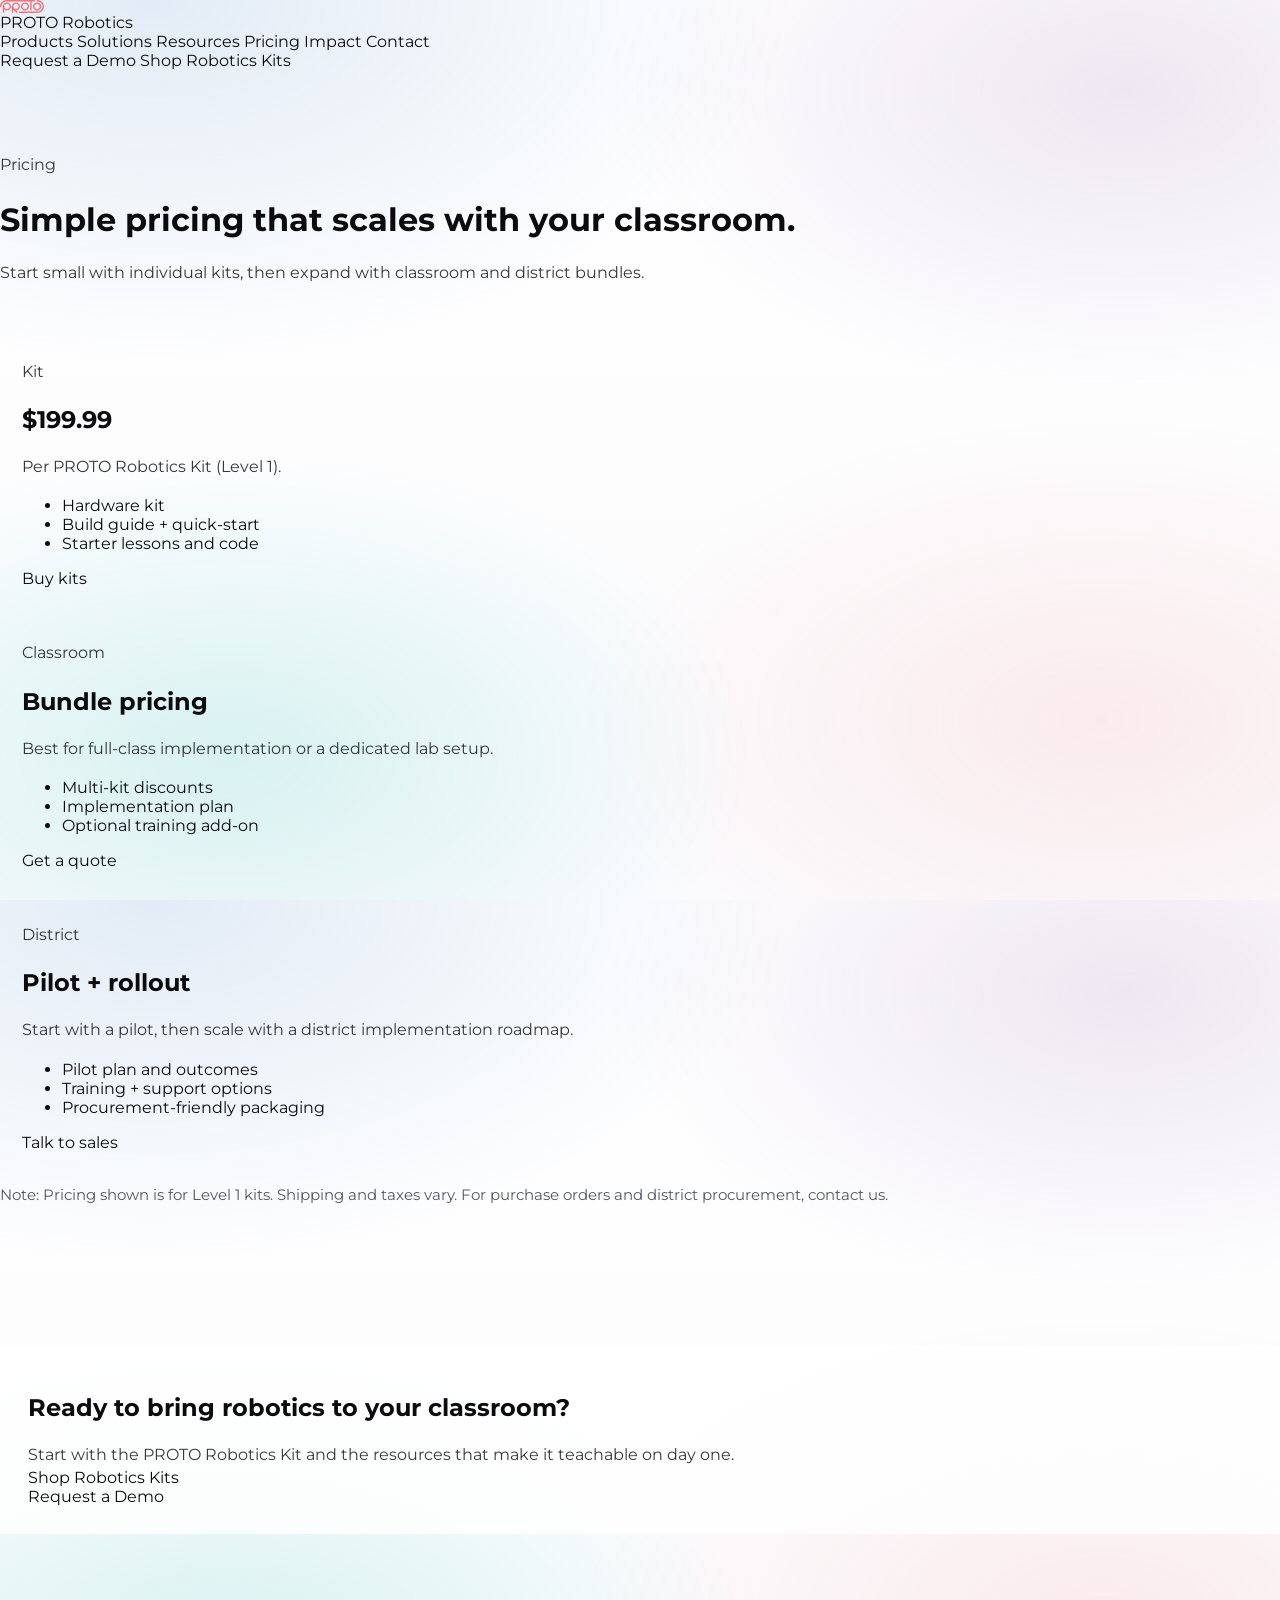
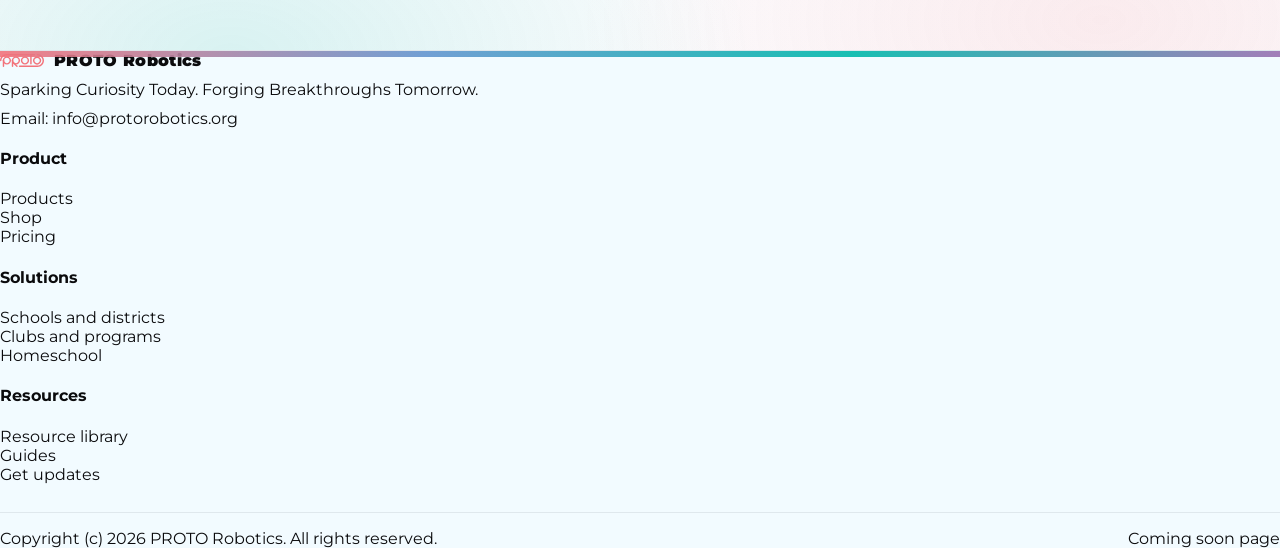
<file: pricing.html>
<!doctype html>
<html lang="en">
<head>
<title>PROTO Robotics - Pricing</title>
<meta charset="utf-8">
<meta name="viewport" content="width=device-width, initial-scale=1">
<link rel="preconnect" href="https://fonts.googleapis.com">
<link rel="preconnect" href="https://fonts.gstatic.com" crossorigin>
<link href="https://fonts.googleapis.com/css2?family=Montserrat:wght@400;500;600;700;800;900&display=swap" rel="stylesheet">
<link rel="stylesheet" href="assets/css/site.css">
</head>
<body>
<header class="proto-header">
  <div class="proto-container proto-header__inner">
    <a class="proto-brand" href="index.html">
      <img src="assets/img/proto-logo.svg" alt="PROTO Robotics" width="44" height="44">
      <span class="proto-brand__name">PROTO Robotics</span>
    </a>

    <nav class="proto-nav" aria-label="Primary">
      <a class="wp-block-navigation-item__content" href="products.html">Products</a>
      <a class="wp-block-navigation-item__content" href="solutions.html">Solutions</a>
      <a class="wp-block-navigation-item__content" href="resources.html">Resources</a>
      <a class="wp-block-navigation-item__content" href="pricing.html">Pricing</a>
      <a class="wp-block-navigation-item__content" href="impact.html">Impact</a>
      <a class="wp-block-navigation-item__content" href="contact.html">Contact</a>
    </nav>

    <div class="proto-actions">
      <a class="wp-block-button__link wp-element-button proto-ghost" href="contact.html">Request a Demo</a>
      <a class="wp-block-button__link has-proto-red-background-color has-text-color has-background wp-element-button" href="shop.html">Shop Robotics Kits</a>
    </div>
  </div>
</header>
<main>

<!-- wp:group {"layout":{"type":"constrained"},"style":{"spacing":{"padding":{"top":"74px","bottom":"24px"}}}} -->
<div class="wp-block-group" style="padding-top:74px;padding-bottom:24px">
  <!-- wp:group {"className":"proto-reveal","layout":{"type":"constrained"}} -->
  <div class="wp-block-group proto-reveal">
    <!-- wp:paragraph {"className":"proto-eyebrow"} -->
    <p class="proto-eyebrow">Pricing</p>
    <!-- /wp:paragraph -->
    <!-- wp:heading {"level":1,"fontSize":"3xl"} -->
    <h1 class="wp-block-heading has-3-xl-font-size">Simple pricing that scales with your classroom.</h1>
    <!-- /wp:heading -->
    <!-- wp:paragraph -->
    <p>Start small with individual kits, then expand with classroom and district bundles.</p>
    <!-- /wp:paragraph -->
  </div>
  <!-- /wp:group -->
</div>
<!-- /wp:group -->


<!-- wp:group {"layout":{"type":"constrained"},"style":{"spacing":{"padding":{"top":"18px","bottom":"86px"}}}} -->
<div class="wp-block-group" style="padding-top:18px;padding-bottom:86px">
  <!-- wp:columns {"style":{"spacing":{"blockGap":"18px"}}} -->
  <div class="wp-block-columns">
    <!-- wp:column -->
    <div class="wp-block-column">
      <!-- wp:group {"className":"proto-card proto-reveal","style":{"spacing":{"padding":{"top":"22px","bottom":"22px","left":"22px","right":"22px"}}},"layout":{"type":"constrained"}} -->
      <div class="wp-block-group proto-card proto-reveal" style="padding-top:22px;padding-right:22px;padding-bottom:22px;padding-left:22px">
        <!-- wp:paragraph {"className":"proto-eyebrow"} -->
        <p class="proto-eyebrow">Kit</p>
        <!-- /wp:paragraph -->
        <!-- wp:heading {"level":2,"fontSize":"2xl"} -->
        <h2 class="wp-block-heading has-2-xl-font-size">$199.99</h2>
        <!-- /wp:heading -->
        <!-- wp:paragraph -->
        <p>Per PROTO Robotics Kit (Level 1).</p>
        <!-- /wp:paragraph -->
        <!-- wp:list -->
        <ul>
          <li>Hardware kit</li>
          <li>Build guide + quick-start</li>
          <li>Starter lessons and code</li>
        </ul>
        <!-- /wp:list -->
        <!-- wp:buttons -->
        <div class="wp-block-buttons">
          <!-- wp:button -->
          <div class="wp-block-button"><a class="wp-block-button__link wp-element-button" href="shop.html">Buy kits</a></div>
          <!-- /wp:button -->
        </div>
        <!-- /wp:buttons -->
      </div>
      <!-- /wp:group -->
    </div>
    <!-- /wp:column -->

    <!-- wp:column -->
    <div class="wp-block-column">
      <!-- wp:group {"className":"proto-card proto-reveal","style":{"spacing":{"padding":{"top":"22px","bottom":"22px","left":"22px","right":"22px"}}},"layout":{"type":"constrained"}} -->
      <div class="wp-block-group proto-card proto-reveal" style="padding-top:22px;padding-right:22px;padding-bottom:22px;padding-left:22px">
        <!-- wp:paragraph {"className":"proto-eyebrow"} -->
        <p class="proto-eyebrow">Classroom</p>
        <!-- /wp:paragraph -->
        <!-- wp:heading {"level":2,"fontSize":"xl"} -->
        <h2 class="wp-block-heading has-xl-font-size">Bundle pricing</h2>
        <!-- /wp:heading -->
        <!-- wp:paragraph -->
        <p>Best for full-class implementation or a dedicated lab setup.</p>
        <!-- /wp:paragraph -->
        <!-- wp:list -->
        <ul>
          <li>Multi-kit discounts</li>
          <li>Implementation plan</li>
          <li>Optional training add-on</li>
        </ul>
        <!-- /wp:list -->
        <!-- wp:buttons -->
        <div class="wp-block-buttons">
          <!-- wp:button {"className":"is-style-proto-outline"} -->
          <div class="wp-block-button is-style-proto-outline"><a class="wp-block-button__link wp-element-button" href="contact.html">Get a quote</a></div>
          <!-- /wp:button -->
        </div>
        <!-- /wp:buttons -->
      </div>
      <!-- /wp:group -->
    </div>
    <!-- /wp:column -->

    <!-- wp:column -->
    <div class="wp-block-column">
      <!-- wp:group {"className":"proto-card proto-reveal","style":{"spacing":{"padding":{"top":"22px","bottom":"22px","left":"22px","right":"22px"}}},"layout":{"type":"constrained"}} -->
      <div class="wp-block-group proto-card proto-reveal" style="padding-top:22px;padding-right:22px;padding-bottom:22px;padding-left:22px">
        <!-- wp:paragraph {"className":"proto-eyebrow"} -->
        <p class="proto-eyebrow">District</p>
        <!-- /wp:paragraph -->
        <!-- wp:heading {"level":2,"fontSize":"xl"} -->
        <h2 class="wp-block-heading has-xl-font-size">Pilot + rollout</h2>
        <!-- /wp:heading -->
        <!-- wp:paragraph -->
        <p>Start with a pilot, then scale with a district implementation roadmap.</p>
        <!-- /wp:paragraph -->
        <!-- wp:list -->
        <ul>
          <li>Pilot plan and outcomes</li>
          <li>Training + support options</li>
          <li>Procurement-friendly packaging</li>
        </ul>
        <!-- /wp:list -->
        <!-- wp:buttons -->
        <div class="wp-block-buttons">
          <!-- wp:button {"className":"is-style-proto-outline"} -->
          <div class="wp-block-button is-style-proto-outline"><a class="wp-block-button__link wp-element-button" href="contact.html">Talk to sales</a></div>
          <!-- /wp:button -->
        </div>
        <!-- /wp:buttons -->
      </div>
      <!-- /wp:group -->
    </div>
    <!-- /wp:column -->
  </div>
  <!-- /wp:columns -->

  <!-- wp:paragraph {"style":{"typography":{"fontSize":"0.95rem"},"color":{"text":"rgba(11,18,32,0.70)"}}} -->
  <p style="font-size:0.95rem;color:rgba(11,18,32,0.70)">Note: Pricing shown is for Level 1 kits. Shipping and taxes vary. For purchase orders and district procurement, contact us.</p>
  <!-- /wp:paragraph -->
</div>
<!-- /wp:group -->


<!-- wp:group {"layout":{"type":"constrained"},"style":{"spacing":{"padding":{"top":"52px","bottom":"86px"}}}} -->
<div class="wp-block-group" style="padding-top:52px;padding-bottom:86px">
  <!-- wp:group {"className":"proto-card proto-reveal","style":{"spacing":{"padding":{"top":"28px","bottom":"28px","left":"28px","right":"28px"}},"color":{"background":"rgba(255,255,255,0.86)"}},"layout":{"type":"constrained"}} -->
  <div class="wp-block-group proto-card proto-reveal has-background" style="background-color:rgba(255,255,255,0.86);padding-top:28px;padding-right:28px;padding-bottom:28px;padding-left:28px">
    <!-- wp:columns {"verticalAlignment":"center","style":{"spacing":{"blockGap":"18px"}}} -->
    <div class="wp-block-columns are-vertically-aligned-center">
      <!-- wp:column {"verticalAlignment":"center","width":"66%"} -->
      <div class="wp-block-column is-vertically-aligned-center" style="flex-basis:66%">
        <!-- wp:heading {"fontSize":"2xl"} -->
        <h2 class="wp-block-heading has-2-xl-font-size">Ready to bring robotics to your classroom?</h2>
        <!-- /wp:heading -->
        <!-- wp:paragraph -->
        <p>Start with the PROTO Robotics Kit and the resources that make it teachable on day one.</p>
        <!-- /wp:paragraph -->
      </div>
      <!-- /wp:column -->

      <!-- wp:column {"verticalAlignment":"center","width":"34%"} -->
      <div class="wp-block-column is-vertically-aligned-center" style="flex-basis:34%">
        <!-- wp:buttons {"layout":{"type":"flex","orientation":"vertical"},"style":{"spacing":{"blockGap":"12px"}}} -->
        <div class="wp-block-buttons">
          <!-- wp:button -->
          <div class="wp-block-button"><a class="wp-block-button__link wp-element-button" href="shop.html">Shop Robotics Kits</a></div>
          <!-- /wp:button -->
          <!-- wp:button {"className":"is-style-proto-outline"} -->
          <div class="wp-block-button is-style-proto-outline"><a class="wp-block-button__link wp-element-button" href="contact.html">Request a Demo</a></div>
          <!-- /wp:button -->
        </div>
        <!-- /wp:buttons -->
      </div>
      <!-- /wp:column -->
    </div>
    <!-- /wp:columns -->
  </div>
  <!-- /wp:group -->
</div>
<!-- /wp:group -->

</main>
<footer class="proto-footer">
  <div class="proto-container">
    <div class="proto-footer__grid">
      <div>
        <div style="display:flex; align-items:center; gap:10px; margin-bottom:10px;">
          <img src="assets/img/proto-logo.svg" alt="PROTO Robotics" width="44" height="44">
          <div style="font-weight:900; letter-spacing:0.02em;">PROTO Robotics</div>
        </div>
        <div class="proto-footer__muted">Sparking Curiosity Today. Forging Breakthroughs Tomorrow.</div>
        <div class="proto-footer__muted" style="margin-top:10px;">Email: info@protorobotics.org</div>
      </div>
      <div>
        <h4>Product</h4>
        <div><a href="products.html">Products</a></div>
        <div><a href="shop.html">Shop</a></div>
        <div><a href="pricing.html">Pricing</a></div>
      </div>
      <div>
        <h4>Solutions</h4>
        <div><a href="solutions.html">Schools and districts</a></div>
        <div><a href="solutions.html">Clubs and programs</a></div>
        <div><a href="solutions.html">Homeschool</a></div>
      </div>
      <div>
        <h4>Resources</h4>
        <div><a href="resources.html">Resource library</a></div>
        <div><a href="resources.html">Guides</a></div>
        <div><a href="contact.html">Get updates</a></div>
      </div>
    </div>

    <div class="proto-footer__muted" style="margin-top:28px; display:flex; justify-content:space-between; flex-wrap:wrap; gap:10px; border-top:1px solid rgba(11,18,32,0.08); padding-top:16px;">
      <div>Copyright (c) 2026 PROTO Robotics. All rights reserved.</div>
      <div><a href="coming-soon.html">Coming soon page</a></div>
    </div>
  </div>
</footer>
<script src="assets/js/motion.js" defer></script>
</body>
</html>
</file>
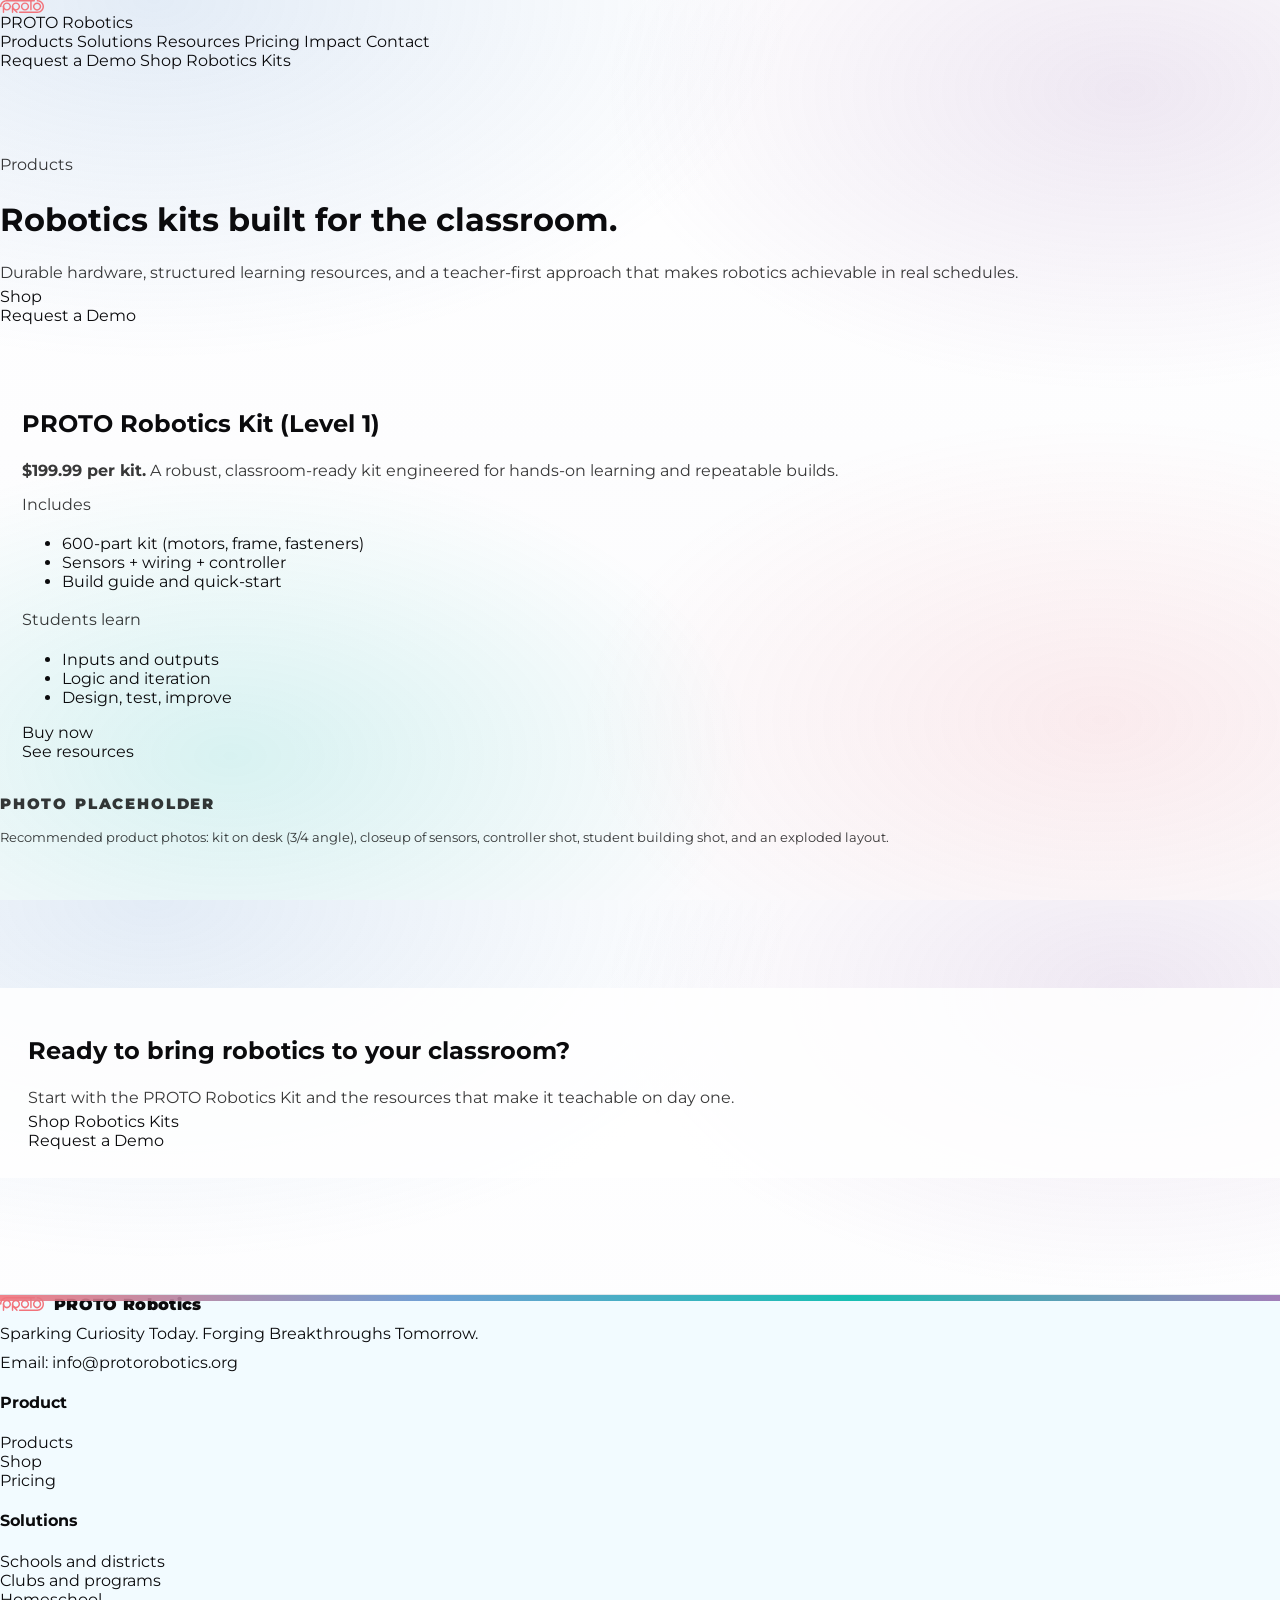
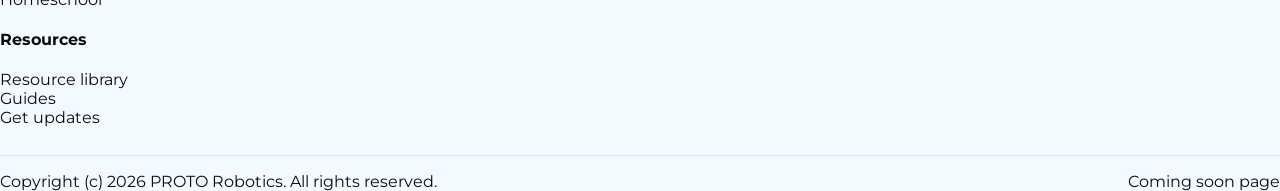
<file: products.html>
<!doctype html>
<html lang="en">
<head>
<title>PROTO Robotics - Products</title>
<meta charset="utf-8">
<meta name="viewport" content="width=device-width, initial-scale=1">
<link rel="preconnect" href="https://fonts.googleapis.com">
<link rel="preconnect" href="https://fonts.gstatic.com" crossorigin>
<link href="https://fonts.googleapis.com/css2?family=Montserrat:wght@400;500;600;700;800;900&display=swap" rel="stylesheet">
<link rel="stylesheet" href="assets/css/site.css">
</head>
<body>
<header class="proto-header">
  <div class="proto-container proto-header__inner">
    <a class="proto-brand" href="index.html">
      <img src="assets/img/proto-logo.svg" alt="PROTO Robotics" width="44" height="44">
      <span class="proto-brand__name">PROTO Robotics</span>
    </a>

    <nav class="proto-nav" aria-label="Primary">
      <a class="wp-block-navigation-item__content" href="products.html">Products</a>
      <a class="wp-block-navigation-item__content" href="solutions.html">Solutions</a>
      <a class="wp-block-navigation-item__content" href="resources.html">Resources</a>
      <a class="wp-block-navigation-item__content" href="pricing.html">Pricing</a>
      <a class="wp-block-navigation-item__content" href="impact.html">Impact</a>
      <a class="wp-block-navigation-item__content" href="contact.html">Contact</a>
    </nav>

    <div class="proto-actions">
      <a class="wp-block-button__link wp-element-button proto-ghost" href="contact.html">Request a Demo</a>
      <a class="wp-block-button__link has-proto-red-background-color has-text-color has-background wp-element-button" href="shop.html">Shop Robotics Kits</a>
    </div>
  </div>
</header>
<main>

<!-- wp:group {"layout":{"type":"constrained"},"style":{"spacing":{"padding":{"top":"74px","bottom":"24px"}}}} -->
<div class="wp-block-group" style="padding-top:74px;padding-bottom:24px">
  <!-- wp:group {"className":"proto-reveal","layout":{"type":"constrained"}} -->
  <div class="wp-block-group proto-reveal">
    <!-- wp:paragraph {"className":"proto-eyebrow"} -->
    <p class="proto-eyebrow">Products</p>
    <!-- /wp:paragraph -->
    <!-- wp:heading {"level":1,"fontSize":"3xl"} -->
    <h1 class="wp-block-heading has-3-xl-font-size">Robotics kits built for the classroom.</h1>
    <!-- /wp:heading -->
    <!-- wp:paragraph -->
    <p>Durable hardware, structured learning resources, and a teacher-first approach that makes robotics achievable in real schedules.</p>
    <!-- /wp:paragraph -->
    <!-- wp:buttons {"style":{"spacing":{"blockGap":"12px"}}} -->
    <div class="wp-block-buttons">
      <!-- wp:button -->
      <div class="wp-block-button"><a class="wp-block-button__link wp-element-button" href="shop.html">Shop</a></div>
      <!-- /wp:button -->
      <!-- wp:button {"className":"is-style-proto-outline"} -->
      <div class="wp-block-button is-style-proto-outline"><a class="wp-block-button__link wp-element-button" href="contact.html">Request a Demo</a></div>
      <!-- /wp:button -->
    </div>
    <!-- /wp:buttons -->
  </div>
  <!-- /wp:group -->
</div>
<!-- /wp:group -->


<!-- wp:group {"layout":{"type":"constrained"},"style":{"spacing":{"padding":{"top":"18px","bottom":"86px"}}}} -->
<div class="wp-block-group" style="padding-top:18px;padding-bottom:86px">
  <!-- wp:columns {"verticalAlignment":"center","style":{"spacing":{"blockGap":"34px"}}} -->
  <div class="wp-block-columns are-vertically-aligned-center">
    <!-- wp:column {"verticalAlignment":"center","width":"60%"} -->
    <div class="wp-block-column is-vertically-aligned-center" style="flex-basis:60%">
      <!-- wp:group {"className":"proto-card proto-reveal","style":{"spacing":{"padding":{"top":"22px","bottom":"22px","left":"22px","right":"22px"}}},"layout":{"type":"constrained"}} -->
      <div class="wp-block-group proto-card proto-reveal" style="padding-top:22px;padding-right:22px;padding-bottom:22px;padding-left:22px">
        <!-- wp:heading {"level":2,"fontSize":"2xl"} -->
        <h2 class="wp-block-heading has-2-xl-font-size">PROTO Robotics Kit (Level 1)</h2>
        <!-- /wp:heading -->
        <!-- wp:paragraph -->
        <p><strong>$199.99 per kit.</strong> A robust, classroom-ready kit engineered for hands-on learning and repeatable builds.</p>
        <!-- /wp:paragraph -->
        <!-- wp:columns {"style":{"spacing":{"blockGap":"18px"}}} -->
        <div class="wp-block-columns">
          <!-- wp:column -->
          <div class="wp-block-column">
            <!-- wp:paragraph {"className":"proto-eyebrow"} -->
            <p class="proto-eyebrow">Includes</p>
            <!-- /wp:paragraph -->
            <!-- wp:list -->
            <ul>
              <li>600-part kit (motors, frame, fasteners)</li>
              <li>Sensors + wiring + controller</li>
              <li>Build guide and quick-start</li>
            </ul>
            <!-- /wp:list -->
          </div>
          <!-- /wp:column -->
          <!-- wp:column -->
          <div class="wp-block-column">
            <!-- wp:paragraph {"className":"proto-eyebrow"} -->
            <p class="proto-eyebrow">Students learn</p>
            <!-- /wp:paragraph -->
            <!-- wp:list -->
            <ul>
              <li>Inputs and outputs</li>
              <li>Logic and iteration</li>
              <li>Design, test, improve</li>
            </ul>
            <!-- /wp:list -->
          </div>
          <!-- /wp:column -->
        </div>
        <!-- /wp:columns -->
        <!-- wp:buttons {"style":{"spacing":{"blockGap":"12px"}}} -->
        <div class="wp-block-buttons">
          <!-- wp:button -->
          <div class="wp-block-button"><a class="wp-block-button__link wp-element-button" href="shop.html">Buy now</a></div>
          <!-- /wp:button -->
          <!-- wp:button {"className":"is-style-proto-outline"} -->
          <div class="wp-block-button is-style-proto-outline"><a class="wp-block-button__link wp-element-button" href="resources.html">See resources</a></div>
          <!-- /wp:button -->
        </div>
        <!-- /wp:buttons -->
      </div>
      <!-- /wp:group -->
    </div>
    <!-- /wp:column -->

    <!-- wp:column {"verticalAlignment":"center","width":"40%"} -->
    <div class="wp-block-column is-vertically-aligned-center" style="flex-basis:40%">
      <!-- wp:group {"className":"proto-illustration proto-reveal","layout":{"type":"constrained"}} -->
      <div class="wp-block-group proto-illustration proto-reveal">
        <!-- wp:paragraph {"style":{"typography":{"fontWeight":"900","fontSize":"0.95rem","letterSpacing":"0.12em"}}} -->
        <p style="font-size:0.95rem;font-weight:900;letter-spacing:0.12em;text-transform:uppercase">Photo placeholder</p>
        <!-- /wp:paragraph -->
        <!-- wp:paragraph -->
        <p><small>Recommended product photos: kit on desk (3/4 angle), closeup of sensors, controller shot, student building shot, and an exploded layout.</small></p>
        <!-- /wp:paragraph -->
      </div>
      <!-- /wp:group -->
    </div>
    <!-- /wp:column -->
  </div>
  <!-- /wp:columns -->
</div>
<!-- /wp:group -->


<!-- wp:group {"layout":{"type":"constrained"},"style":{"spacing":{"padding":{"top":"52px","bottom":"86px"}}}} -->
<div class="wp-block-group" style="padding-top:52px;padding-bottom:86px">
  <!-- wp:group {"className":"proto-card proto-reveal","style":{"spacing":{"padding":{"top":"28px","bottom":"28px","left":"28px","right":"28px"}},"color":{"background":"rgba(255,255,255,0.86)"}},"layout":{"type":"constrained"}} -->
  <div class="wp-block-group proto-card proto-reveal has-background" style="background-color:rgba(255,255,255,0.86);padding-top:28px;padding-right:28px;padding-bottom:28px;padding-left:28px">
    <!-- wp:columns {"verticalAlignment":"center","style":{"spacing":{"blockGap":"18px"}}} -->
    <div class="wp-block-columns are-vertically-aligned-center">
      <!-- wp:column {"verticalAlignment":"center","width":"66%"} -->
      <div class="wp-block-column is-vertically-aligned-center" style="flex-basis:66%">
        <!-- wp:heading {"fontSize":"2xl"} -->
        <h2 class="wp-block-heading has-2-xl-font-size">Ready to bring robotics to your classroom?</h2>
        <!-- /wp:heading -->
        <!-- wp:paragraph -->
        <p>Start with the PROTO Robotics Kit and the resources that make it teachable on day one.</p>
        <!-- /wp:paragraph -->
      </div>
      <!-- /wp:column -->

      <!-- wp:column {"verticalAlignment":"center","width":"34%"} -->
      <div class="wp-block-column is-vertically-aligned-center" style="flex-basis:34%">
        <!-- wp:buttons {"layout":{"type":"flex","orientation":"vertical"},"style":{"spacing":{"blockGap":"12px"}}} -->
        <div class="wp-block-buttons">
          <!-- wp:button -->
          <div class="wp-block-button"><a class="wp-block-button__link wp-element-button" href="shop.html">Shop Robotics Kits</a></div>
          <!-- /wp:button -->
          <!-- wp:button {"className":"is-style-proto-outline"} -->
          <div class="wp-block-button is-style-proto-outline"><a class="wp-block-button__link wp-element-button" href="contact.html">Request a Demo</a></div>
          <!-- /wp:button -->
        </div>
        <!-- /wp:buttons -->
      </div>
      <!-- /wp:column -->
    </div>
    <!-- /wp:columns -->
  </div>
  <!-- /wp:group -->
</div>
<!-- /wp:group -->

</main>
<footer class="proto-footer">
  <div class="proto-container">
    <div class="proto-footer__grid">
      <div>
        <div style="display:flex; align-items:center; gap:10px; margin-bottom:10px;">
          <img src="assets/img/proto-logo.svg" alt="PROTO Robotics" width="44" height="44">
          <div style="font-weight:900; letter-spacing:0.02em;">PROTO Robotics</div>
        </div>
        <div class="proto-footer__muted">Sparking Curiosity Today. Forging Breakthroughs Tomorrow.</div>
        <div class="proto-footer__muted" style="margin-top:10px;">Email: info@protorobotics.org</div>
      </div>
      <div>
        <h4>Product</h4>
        <div><a href="products.html">Products</a></div>
        <div><a href="shop.html">Shop</a></div>
        <div><a href="pricing.html">Pricing</a></div>
      </div>
      <div>
        <h4>Solutions</h4>
        <div><a href="solutions.html">Schools and districts</a></div>
        <div><a href="solutions.html">Clubs and programs</a></div>
        <div><a href="solutions.html">Homeschool</a></div>
      </div>
      <div>
        <h4>Resources</h4>
        <div><a href="resources.html">Resource library</a></div>
        <div><a href="resources.html">Guides</a></div>
        <div><a href="contact.html">Get updates</a></div>
      </div>
    </div>

    <div class="proto-footer__muted" style="margin-top:28px; display:flex; justify-content:space-between; flex-wrap:wrap; gap:10px; border-top:1px solid rgba(11,18,32,0.08); padding-top:16px;">
      <div>Copyright (c) 2026 PROTO Robotics. All rights reserved.</div>
      <div><a href="coming-soon.html">Coming soon page</a></div>
    </div>
  </div>
</footer>
<script src="assets/js/motion.js" defer></script>
</body>
</html>
</file>
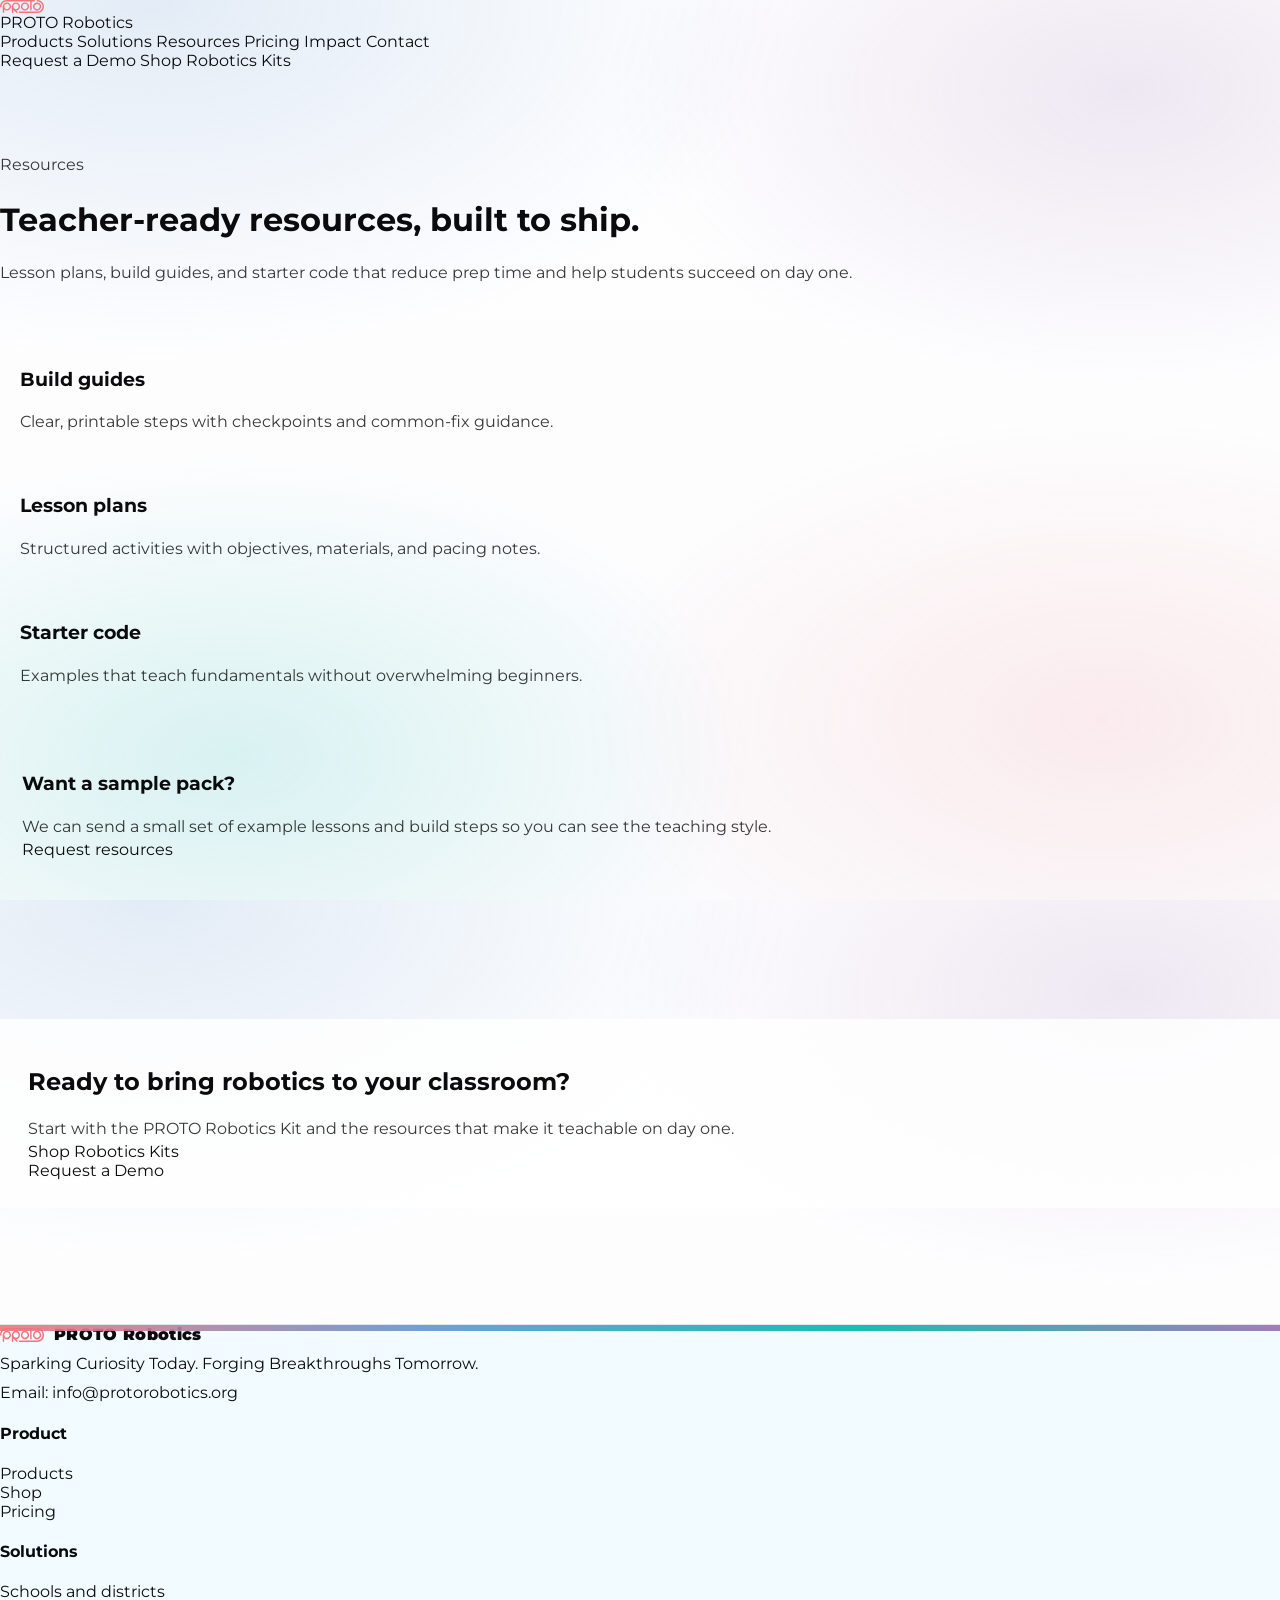
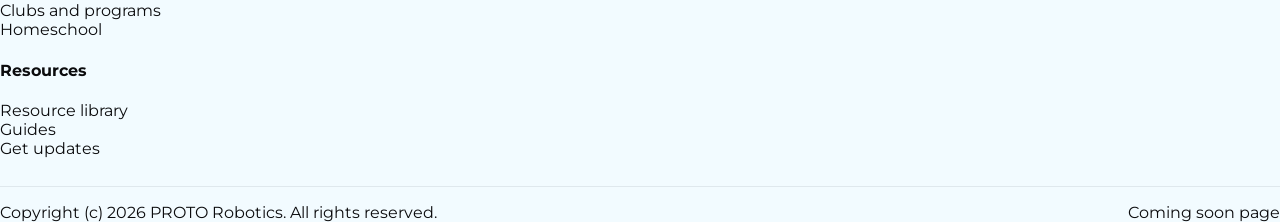
<file: resources.html>
<!doctype html>
<html lang="en">
<head>
<title>PROTO Robotics - Resources</title>
<meta charset="utf-8">
<meta name="viewport" content="width=device-width, initial-scale=1">
<link rel="preconnect" href="https://fonts.googleapis.com">
<link rel="preconnect" href="https://fonts.gstatic.com" crossorigin>
<link href="https://fonts.googleapis.com/css2?family=Montserrat:wght@400;500;600;700;800;900&display=swap" rel="stylesheet">
<link rel="stylesheet" href="assets/css/site.css">
</head>
<body>
<header class="proto-header">
  <div class="proto-container proto-header__inner">
    <a class="proto-brand" href="index.html">
      <img src="assets/img/proto-logo.svg" alt="PROTO Robotics" width="44" height="44">
      <span class="proto-brand__name">PROTO Robotics</span>
    </a>

    <nav class="proto-nav" aria-label="Primary">
      <a class="wp-block-navigation-item__content" href="products.html">Products</a>
      <a class="wp-block-navigation-item__content" href="solutions.html">Solutions</a>
      <a class="wp-block-navigation-item__content" href="resources.html">Resources</a>
      <a class="wp-block-navigation-item__content" href="pricing.html">Pricing</a>
      <a class="wp-block-navigation-item__content" href="impact.html">Impact</a>
      <a class="wp-block-navigation-item__content" href="contact.html">Contact</a>
    </nav>

    <div class="proto-actions">
      <a class="wp-block-button__link wp-element-button proto-ghost" href="contact.html">Request a Demo</a>
      <a class="wp-block-button__link has-proto-red-background-color has-text-color has-background wp-element-button" href="shop.html">Shop Robotics Kits</a>
    </div>
  </div>
</header>
<main>

<!-- wp:group {"layout":{"type":"constrained"},"style":{"spacing":{"padding":{"top":"74px","bottom":"24px"}}}} -->
<div class="wp-block-group" style="padding-top:74px;padding-bottom:24px">
  <!-- wp:group {"className":"proto-reveal","layout":{"type":"constrained"}} -->
  <div class="wp-block-group proto-reveal">
    <!-- wp:paragraph {"className":"proto-eyebrow"} -->
    <p class="proto-eyebrow">Resources</p>
    <!-- /wp:paragraph -->
    <!-- wp:heading {"level":1,"fontSize":"3xl"} -->
    <h1 class="wp-block-heading has-3-xl-font-size">Teacher-ready resources, built to ship.</h1>
    <!-- /wp:heading -->
    <!-- wp:paragraph -->
    <p>Lesson plans, build guides, and starter code that reduce prep time and help students succeed on day one.</p>
    <!-- /wp:paragraph -->
  </div>
  <!-- /wp:group -->
</div>
<!-- /wp:group -->


<!-- wp:group {"layout":{"type":"constrained"},"style":{"spacing":{"padding":{"top":"18px","bottom":"86px"}}}} -->
<div class="wp-block-group" style="padding-top:18px;padding-bottom:86px">
  <!-- wp:columns {"style":{"spacing":{"blockGap":"18px"}}} -->
  <div class="wp-block-columns">
    <!-- wp:column -->
    <div class="wp-block-column">
      <!-- wp:group {"className":"proto-card proto-card--lift proto-reveal","style":{"spacing":{"padding":{"top":"20px","bottom":"20px","left":"20px","right":"20px"}}},"layout":{"type":"constrained"}} -->
      <div class="wp-block-group proto-card proto-card--lift proto-reveal" style="padding-top:20px;padding-right:20px;padding-bottom:20px;padding-left:20px">
        <!-- wp:heading {"level":3,"fontSize":"xl"} -->
        <h3 class="wp-block-heading has-xl-font-size">Build guides</h3>
        <!-- /wp:heading -->
        <!-- wp:paragraph -->
        <p>Clear, printable steps with checkpoints and common-fix guidance.</p>
        <!-- /wp:paragraph -->
      </div>
      <!-- /wp:group -->
    </div>
    <!-- /wp:column -->

    <!-- wp:column -->
    <div class="wp-block-column">
      <!-- wp:group {"className":"proto-card proto-card--lift proto-reveal","style":{"spacing":{"padding":{"top":"20px","bottom":"20px","left":"20px","right":"20px"}}},"layout":{"type":"constrained"}} -->
      <div class="wp-block-group proto-card proto-card--lift proto-reveal" style="padding-top:20px;padding-right:20px;padding-bottom:20px;padding-left:20px">
        <!-- wp:heading {"level":3,"fontSize":"xl"} -->
        <h3 class="wp-block-heading has-xl-font-size">Lesson plans</h3>
        <!-- /wp:heading -->
        <!-- wp:paragraph -->
        <p>Structured activities with objectives, materials, and pacing notes.</p>
        <!-- /wp:paragraph -->
      </div>
      <!-- /wp:group -->
    </div>
    <!-- /wp:column -->

    <!-- wp:column -->
    <div class="wp-block-column">
      <!-- wp:group {"className":"proto-card proto-card--lift proto-reveal","style":{"spacing":{"padding":{"top":"20px","bottom":"20px","left":"20px","right":"20px"}}},"layout":{"type":"constrained"}} -->
      <div class="wp-block-group proto-card proto-card--lift proto-reveal" style="padding-top:20px;padding-right:20px;padding-bottom:20px;padding-left:20px">
        <!-- wp:heading {"level":3,"fontSize":"xl"} -->
        <h3 class="wp-block-heading has-xl-font-size">Starter code</h3>
        <!-- /wp:heading -->
        <!-- wp:paragraph -->
        <p>Examples that teach fundamentals without overwhelming beginners.</p>
        <!-- /wp:paragraph -->
      </div>
      <!-- /wp:group -->
    </div>
    <!-- /wp:column -->
  </div>
  <!-- /wp:columns -->

  <!-- wp:group {"className":"proto-card proto-reveal","style":{"spacing":{"margin":{"top":"22px"},"padding":{"top":"22px","bottom":"22px","left":"22px","right":"22px"}}},"layout":{"type":"constrained"}} -->
  <div class="wp-block-group proto-card proto-reveal" style="margin-top:22px;padding-top:22px;padding-right:22px;padding-bottom:22px;padding-left:22px">
    <!-- wp:heading {"level":3,"fontSize":"xl"} -->
    <h3 class="wp-block-heading has-xl-font-size">Want a sample pack?</h3>
    <!-- /wp:heading -->
    <!-- wp:paragraph -->
    <p>We can send a small set of example lessons and build steps so you can see the teaching style.</p>
    <!-- /wp:paragraph -->
    <!-- wp:buttons -->
    <div class="wp-block-buttons">
      <!-- wp:button -->
      <div class="wp-block-button"><a class="wp-block-button__link wp-element-button" href="contact.html">Request resources</a></div>
      <!-- /wp:button -->
    </div>
    <!-- /wp:buttons -->
  </div>
  <!-- /wp:group -->
</div>
<!-- /wp:group -->


<!-- wp:group {"layout":{"type":"constrained"},"style":{"spacing":{"padding":{"top":"52px","bottom":"86px"}}}} -->
<div class="wp-block-group" style="padding-top:52px;padding-bottom:86px">
  <!-- wp:group {"className":"proto-card proto-reveal","style":{"spacing":{"padding":{"top":"28px","bottom":"28px","left":"28px","right":"28px"}},"color":{"background":"rgba(255,255,255,0.86)"}},"layout":{"type":"constrained"}} -->
  <div class="wp-block-group proto-card proto-reveal has-background" style="background-color:rgba(255,255,255,0.86);padding-top:28px;padding-right:28px;padding-bottom:28px;padding-left:28px">
    <!-- wp:columns {"verticalAlignment":"center","style":{"spacing":{"blockGap":"18px"}}} -->
    <div class="wp-block-columns are-vertically-aligned-center">
      <!-- wp:column {"verticalAlignment":"center","width":"66%"} -->
      <div class="wp-block-column is-vertically-aligned-center" style="flex-basis:66%">
        <!-- wp:heading {"fontSize":"2xl"} -->
        <h2 class="wp-block-heading has-2-xl-font-size">Ready to bring robotics to your classroom?</h2>
        <!-- /wp:heading -->
        <!-- wp:paragraph -->
        <p>Start with the PROTO Robotics Kit and the resources that make it teachable on day one.</p>
        <!-- /wp:paragraph -->
      </div>
      <!-- /wp:column -->

      <!-- wp:column {"verticalAlignment":"center","width":"34%"} -->
      <div class="wp-block-column is-vertically-aligned-center" style="flex-basis:34%">
        <!-- wp:buttons {"layout":{"type":"flex","orientation":"vertical"},"style":{"spacing":{"blockGap":"12px"}}} -->
        <div class="wp-block-buttons">
          <!-- wp:button -->
          <div class="wp-block-button"><a class="wp-block-button__link wp-element-button" href="shop.html">Shop Robotics Kits</a></div>
          <!-- /wp:button -->
          <!-- wp:button {"className":"is-style-proto-outline"} -->
          <div class="wp-block-button is-style-proto-outline"><a class="wp-block-button__link wp-element-button" href="contact.html">Request a Demo</a></div>
          <!-- /wp:button -->
        </div>
        <!-- /wp:buttons -->
      </div>
      <!-- /wp:column -->
    </div>
    <!-- /wp:columns -->
  </div>
  <!-- /wp:group -->
</div>
<!-- /wp:group -->

</main>
<footer class="proto-footer">
  <div class="proto-container">
    <div class="proto-footer__grid">
      <div>
        <div style="display:flex; align-items:center; gap:10px; margin-bottom:10px;">
          <img src="assets/img/proto-logo.svg" alt="PROTO Robotics" width="44" height="44">
          <div style="font-weight:900; letter-spacing:0.02em;">PROTO Robotics</div>
        </div>
        <div class="proto-footer__muted">Sparking Curiosity Today. Forging Breakthroughs Tomorrow.</div>
        <div class="proto-footer__muted" style="margin-top:10px;">Email: info@protorobotics.org</div>
      </div>
      <div>
        <h4>Product</h4>
        <div><a href="products.html">Products</a></div>
        <div><a href="shop.html">Shop</a></div>
        <div><a href="pricing.html">Pricing</a></div>
      </div>
      <div>
        <h4>Solutions</h4>
        <div><a href="solutions.html">Schools and districts</a></div>
        <div><a href="solutions.html">Clubs and programs</a></div>
        <div><a href="solutions.html">Homeschool</a></div>
      </div>
      <div>
        <h4>Resources</h4>
        <div><a href="resources.html">Resource library</a></div>
        <div><a href="resources.html">Guides</a></div>
        <div><a href="contact.html">Get updates</a></div>
      </div>
    </div>

    <div class="proto-footer__muted" style="margin-top:28px; display:flex; justify-content:space-between; flex-wrap:wrap; gap:10px; border-top:1px solid rgba(11,18,32,0.08); padding-top:16px;">
      <div>Copyright (c) 2026 PROTO Robotics. All rights reserved.</div>
      <div><a href="coming-soon.html">Coming soon page</a></div>
    </div>
  </div>
</footer>
<script src="assets/js/motion.js" defer></script>
</body>
</html>
</file>
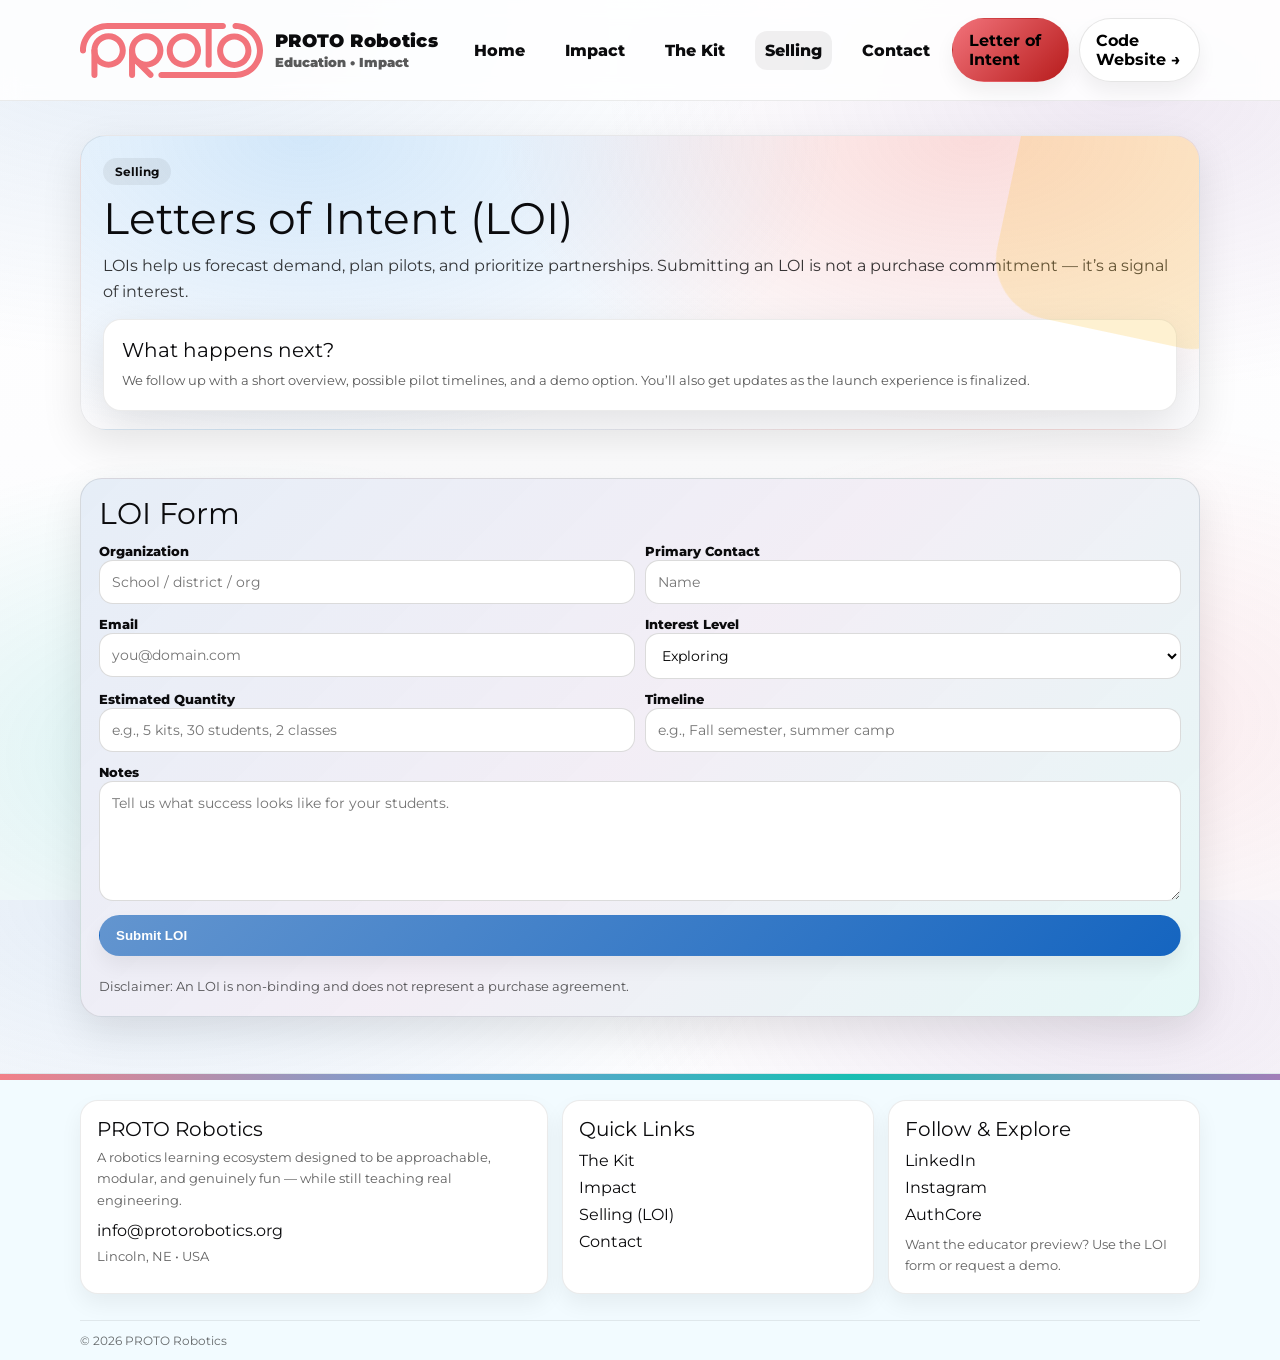
<file: selling.html>
<!DOCTYPE html>

<html lang="en">
<head>
  <!-- Google Tag Manager -->
<script>(function(w,d,s,l,i){w[l]=w[l]||[];w[l].push({'gtm.start':
new Date().getTime(),event:'gtm.js'});var f=d.getElementsByTagName(s)[0],
j=d.createElement(s),dl=l!='dataLayer'?'&l='+l:'';j.async=true;j.src=
'https://www.googletagmanager.com/gtm.js?id='+i+dl;f.parentNode.insertBefore(j,f);
})(window,document,'script','dataLayer','GTM-NTGPHK4L');</script>
<!-- End Google Tag Manager -->
<meta charset="utf-8"/>
<meta content="width=device-width, initial-scale=1" name="viewport"/>
<title>PROTO Robotics — Home</title>
<meta content="PROTO Robotics builds a colorful robotics learning ecosystem for classrooms, clubs, and curious builders." name="description"/>
<link href="https://fonts.googleapis.com" rel="preconnect"/>
<link crossorigin="" href="https://fonts.gstatic.com" rel="preconnect"/>
<link href="https://fonts.googleapis.com/css2?family=Montserrat:wght@400;600;700;800;900&amp;display=swap" rel="stylesheet"/>
<link href="assets/img/favicon.ico" rel="icon"/>
<link href="assets/img/favicon-512.png" rel="apple-touch-icon"/>
<link href="assets/css/site.css" rel="stylesheet">
</link></head>
<body>
  <!-- Google Tag Manager (noscript) -->
<noscript><iframe src="https://www.googletagmanager.com/ns.html?id=GTM-NTGPHK4L"
height="0" width="0" style="display:none;visibility:hidden"></iframe></noscript>
<!-- End Google Tag Manager (noscript) -->
<div class="toast" data-toast="">Saved.</div>

<header class="site-header">
<div class="container">
<div class="navbar">
<a aria-label="PROTO home" class="brand" href="index.html">
<img alt="PROTO logo" src="assets/img/logo.svg"/>
<div>
<div class="name">PROTO Robotics</div>
<div class="small" style="margin-top:2px">Education • Impact</div>
</div>
</a>
<nav aria-label="Primary navigation" class="nav">
<a data-nav="" href="index.html">Home</a>
<a data-nav="" href="impact.html">Impact</a>
<a data-nav="" href="kit.html">The&nbsp;Kit</a>
<a data-nav="" href="selling.html">Selling</a>
<a data-nav="" href="contact.html">Contact</a>
</nav>
<div class="nav-cta">
<a class="btn red" href="selling.html#loi">Letter of Intent</a>
<a class="btn" href="https://code.protorobotics.org" rel="noreferrer" target="_blank">Code Website →</a>

</div>
<button aria-expanded="false" aria-label="Open menu" class="hamburger" data-hamburger="">
<svg fill="none" stroke="currentColor" stroke-width="2" viewbox="0 0 24 24">
<path d="M4 6h16M4 12h16M4 18h16"></path>
</svg>
</button>
</div>
<div class="mobile-panel" data-mobile="">
<nav aria-label="Mobile navigation" class="nav">
<a data-nav="" href="index.html">Home</a>
<a data-nav="" href="impact.html">Impact</a>
<a data-nav="" href="kit.html">The&nbsp;Kit</a>
<a data-nav="" href="selling.html">Selling</a>
<a data-nav="" href="contact.html">Contact</a>
</nav>
<div class="nav-cta" style="margin-top:10px">
<a class="btn red" href="selling.html#loi">Letter of Intent</a>
<a class="btn" href="https://code.protorobotics.org" rel="noreferrer" target="_blank">Code Website →</a>

</div>
</div>
</div>
</header>
<main>
<section class="hero">
<div class="container">
<div class="hero-grid onecol">
<div class="hero-left">
<div class="pill">Selling</div>
<div class="h1">Letters of Intent (LOI)</div>
<p>
            LOIs help us forecast demand, plan pilots, and prioritize partnerships.
            Submitting an LOI is not a purchase commitment — it’s a signal of interest.
          </p>

<div class="card pad" style="margin-top:14px">
<div class="h3">What happens next?</div>
<p class="small">
              We follow up with a short overview, possible pilot timelines, and a demo option.
              You’ll also get updates as the launch experience is finalized.
            </p>
</div>
</div>
</div>
</div>
</section>
<section class="section" id="loi">
<div class="container">
<div class="split onecol">
<div class="callout">
<div class="h2">LOI Form</div>
<form class="form" id="loiForm">
<div class="form-row">
<div>
<label for="org2">Organization</label>
<input id="org2" name="org2" placeholder="School / district / org" required=""/>
</div>
<div>
<label for="contact2">Primary Contact</label>
<input id="contact2" name="contact2" placeholder="Name" required=""/>
</div>
</div>
<div class="form-row">
<div>
<label for="email2">Email</label>
<input id="email2" name="email2" placeholder="you@domain.com" required="" type="email"/>
</div>
<div>
<label for="interest">Interest Level</label>
<select id="interest" name="interest">
<option>Exploring</option>
<option>Interested in a pilot</option>
<option>Interested in purchase info</option>
<option>Partner conversation</option>
</select>
</div>
</div>
<div class="form-row">
<div>
<label for="qty">Estimated Quantity</label>
<input id="qty" name="qty" placeholder="e.g., 5 kits, 30 students, 2 classes"/>
</div>
<div>
<label for="timeline">Timeline</label>
<input id="timeline" name="timeline" placeholder="e.g., Fall semester, summer camp"/>
</div>
</div>
<div>
<label for="notes">Notes</label>
<textarea id="notes" name="notes" placeholder="Tell us what success looks like for your students."></textarea>
</div>
<button class="btn primary" type="submit">Submit LOI</button>
<p class="small" style="margin-top:10px">
              Disclaimer: An LOI is non-binding and does not represent a purchase agreement.
            </p>
</form>
</div>
</div>
</div>
</section>
</main>
<footer>
<div class="container">
<div class="footer-grid">
<div class="footer-card">
<div class="h3" style="margin:0">PROTO Robotics</div>
<p class="small muted" style="margin-top:6px">
          A robotics learning ecosystem designed to be approachable, modular, and genuinely fun — while still teaching real engineering.
        </p>
<div class="footer-links">
<a href="mailto:info@protorobotics.org">info@protorobotics.org</a>
<div class="small muted">Lincoln, NE • USA</div>
</div>
</div>
<div class="footer-card">
<div class="h3" style="margin:0">Quick Links</div>
<div class="footer-links">
<a href="kit.html">The&nbsp;Kit</a>
<a href="impact.html">Impact</a>
<a href="selling.html">Selling (LOI)</a>
<a href="contact.html">Contact</a>
</div>
</div>
<div class="footer-card">
<div class="h3" style="margin:0">Follow &amp; Explore</div>
<div class="footer-links">
<a href="https://www.linkedin.com/company/protorobotics/posts/?feedView=all&amp;viewAsMember=true" rel="noopener" target="_blank">LinkedIn</a>
<a href="https://www.instagram.com/protorobotics_unl/?igsh=am9rcW9vNDY4aTJp#" rel="noopener" target="_blank">Instagram</a>
<a href="https://auth.protorobotics.org">AuthCore</a>
</div>
<p class="small muted" style="margin-top:10px">
          Want the educator preview? Use the LOI form or request a demo.
        </p>
</div>
</div>
<div class="footer-bottom">
<div>© <span id="year"></span> PROTO Robotics</div>
</div>
</div>
</footer>
<script>
  document.getElementById('year').textContent = new Date().getFullYear();
</script>
<script src="assets/js/site.js"></script>
<script>
// ===== CONTACT FORM =====
const contactForm = document.getElementById("contactForm");

if (contactForm) {
contactForm.addEventListener("submit", async function(e) {
e.preventDefault();

const formData = new FormData(this);

const data = {
name: formData.get("name"),
organization: formData.get("org"),
email: formData.get("email"),
role: formData.get("role"),
message: formData.get("msg")
};

const res = await fetch("http://192.168.0.155:3000/api/contact", {
method: "POST",
headers: {
"Content-Type": "application/json"
},
body: JSON.stringify(data)
});

const result = await res.json();
alert(result.message || "Submitted");
});
}


// ===== LOI FORM =====
const loiForm = document.getElementById("loiForm");

if (loiForm) {
loiForm.addEventListener("submit", async function(e) {
e.preventDefault();

const formData = new FormData(this);

const data = {
organization: formData.get("org2"),
primaryContactName: formData.get("contact2"),
email: formData.get("email2"),
interestLevel: formData.get("interest"),
estimatedQuantity: formData.get("qty"),
timeline: formData.get("timeline"),
notes: formData.get("notes")
};

const res = await fetch("http://localhost:3000/api/loi", {
method: "POST",
headers: {
"Content-Type": "application/json"
},
body: JSON.stringify(data)
});

const result = await res.json();
alert(result.message || "Submitted");
});
}
</script>
</body>
</html>
</file>
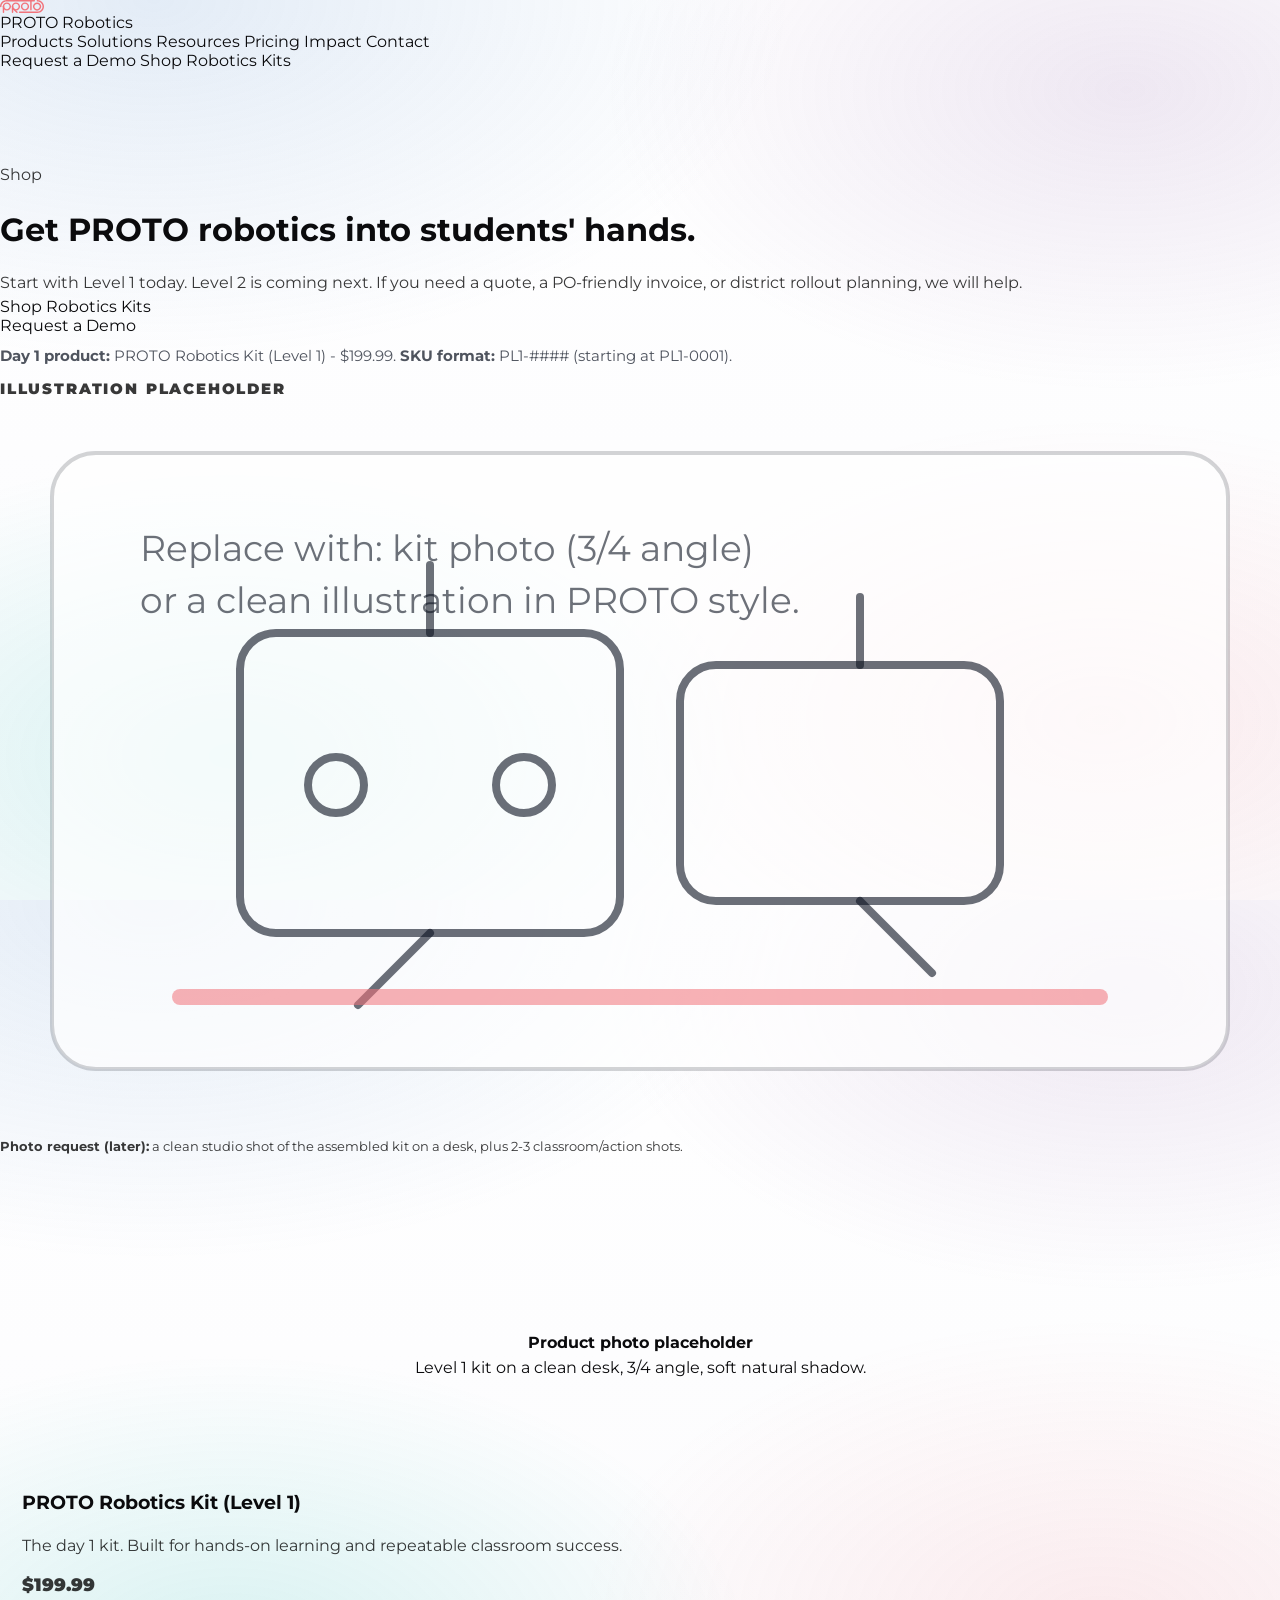
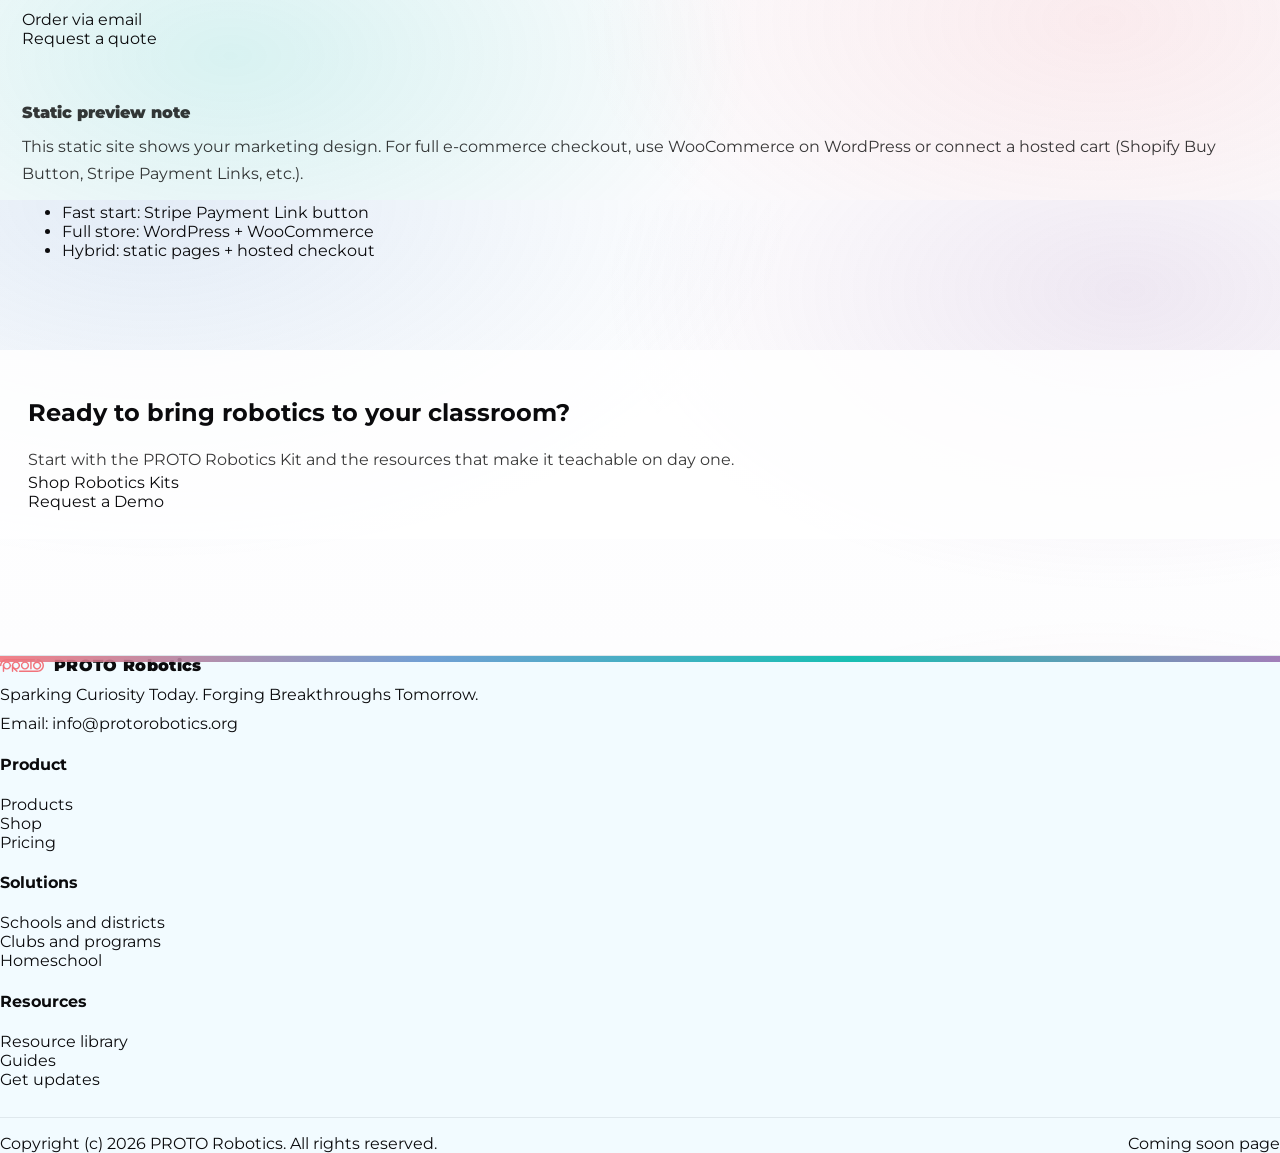
<file: shop.html>
<!doctype html>
<html lang="en">
<head>
<title>PROTO Robotics - Shop</title>
<meta charset="utf-8">
<meta name="viewport" content="width=device-width, initial-scale=1">
<link rel="preconnect" href="https://fonts.googleapis.com">
<link rel="preconnect" href="https://fonts.gstatic.com" crossorigin>
<link href="https://fonts.googleapis.com/css2?family=Montserrat:wght@400;500;600;700;800;900&display=swap" rel="stylesheet">
<link rel="stylesheet" href="assets/css/site.css">
</head>
<body>
<header class="proto-header">
  <div class="proto-container proto-header__inner">
    <a class="proto-brand" href="index.html">
      <img src="assets/img/proto-logo.svg" alt="PROTO Robotics" width="44" height="44">
      <span class="proto-brand__name">PROTO Robotics</span>
    </a>

    <nav class="proto-nav" aria-label="Primary">
      <a class="wp-block-navigation-item__content" href="products.html">Products</a>
      <a class="wp-block-navigation-item__content" href="solutions.html">Solutions</a>
      <a class="wp-block-navigation-item__content" href="resources.html">Resources</a>
      <a class="wp-block-navigation-item__content" href="pricing.html">Pricing</a>
      <a class="wp-block-navigation-item__content" href="impact.html">Impact</a>
      <a class="wp-block-navigation-item__content" href="contact.html">Contact</a>
    </nav>

    <div class="proto-actions">
      <a class="wp-block-button__link wp-element-button proto-ghost" href="contact.html">Request a Demo</a>
      <a class="wp-block-button__link has-proto-red-background-color has-text-color has-background wp-element-button" href="shop.html">Shop Robotics Kits</a>
    </div>
  </div>
</header>
<main>

<!-- wp:group {"align":"full","className":"proto-hero","style":{"spacing":{"padding":{"top":"84px","bottom":"54px"}}}} -->
<div class="wp-block-group alignfull proto-hero" style="padding-top:84px;padding-bottom:54px">
  <!-- wp:html -->
  <div class="proto-shape proto-shape--a" data-proto-parallax="0.06"></div>
  <div class="proto-shape proto-shape--b" data-proto-parallax="0.10"></div>
  <!-- /wp:html -->

  <!-- wp:group {"className":"proto-hero__inner","layout":{"type":"constrained"}} -->
  <div class="wp-block-group proto-hero__inner">
    <!-- wp:columns {"className":"proto-hero__grid","verticalAlignment":"center","style":{"spacing":{"blockGap":"34px"}}} -->
    <div class="wp-block-columns are-vertically-aligned-center proto-hero__grid">
      <!-- wp:column {"verticalAlignment":"center"} -->
      <div class="wp-block-column is-vertically-aligned-center">
        <!-- wp:group {"className":"proto-reveal","layout":{"type":"constrained"}} -->
        <div class="wp-block-group proto-reveal">
          <!-- wp:paragraph {"className":"proto-kicker"} -->
          <p class="proto-kicker">Shop</p>
          <!-- /wp:paragraph -->

          <!-- wp:heading {"level":1,"fontSize":"3xl"} -->
          <h1 class="wp-block-heading has-3-xl-font-size">Get PROTO robotics into students' hands.</h1>
          <!-- /wp:heading -->

          <!-- wp:paragraph {"className":"proto-lede"} -->
          <p class="proto-lede">Start with Level 1 today. Level 2 is coming next. If you need a quote, a PO-friendly invoice, or district rollout planning, we will help.</p>
          <!-- /wp:paragraph -->

          <!-- wp:buttons {"style":{"spacing":{"blockGap":"12px"}}} -->
          <div class="wp-block-buttons">
            <!-- wp:button -->
            <div class="wp-block-button"><a class="wp-block-button__link wp-element-button" href="shop.html">Shop Robotics Kits</a></div>
            <!-- /wp:button -->

            <!-- wp:button {"className":"is-style-proto-outline"} -->
            <div class="wp-block-button is-style-proto-outline"><a class="wp-block-button__link wp-element-button" href="contact.html">Request a Demo</a></div>
            <!-- /wp:button -->
          </div>
          <!-- /wp:buttons -->

          <!-- wp:paragraph {"style":{"typography":{"fontSize":"0.95rem"},"color":{"text":"rgba(11,18,32,0.72)"}}} -->
          <p style="font-size:0.95rem;color:rgba(11,18,32,0.72)"><strong>Day 1 product:</strong> PROTO Robotics Kit (Level 1) - $199.99. <strong>SKU format:</strong> PL1-#### (starting at PL1-0001).</p>
          <!-- /wp:paragraph -->
        </div>
        <!-- /wp:group -->
      </div>
      <!-- /wp:column -->

      <!-- wp:column {"verticalAlignment":"center"} -->
      <div class="wp-block-column is-vertically-aligned-center">
        <!-- wp:group {"className":"proto-illustration proto-reveal","layout":{"type":"constrained"}} -->
        <div class="wp-block-group proto-illustration proto-reveal">
          <!-- wp:paragraph {"style":{"typography":{"fontWeight":"900","fontSize":"0.95rem","letterSpacing":"0.12em"}}} -->
          <p style="font-size:0.95rem;font-weight:900;letter-spacing:0.12em;text-transform:uppercase">Illustration placeholder</p>
          <!-- /wp:paragraph -->

          <!-- wp:html -->
          <div class="proto-illustration__canvas" aria-label="Robotics kit illustration placeholder">
            <svg viewBox="0 0 640 360" width="100%" height="100%" role="img" aria-label="Robotics kit illustration placeholder">
              <rect x="26" y="26" width="588" height="308" rx="22" fill="rgba(255,255,255,0.70)" stroke="rgba(11,18,32,0.18)" stroke-width="2"/>
              <g fill="none" stroke="rgba(11,18,32,0.60)" stroke-width="4" stroke-linecap="round" stroke-linejoin="round">
                <rect x="120" y="116" width="190" height="150" rx="18"/>
                <rect x="340" y="132" width="160" height="118" rx="18"/>
                <path d="M215 116 v-34"/>
                <path d="M430 132 v-34"/>
                <path d="M215 266 l-36 36"/>
                <path d="M430 250 l36 36"/>
                <circle cx="168" cy="192" r="14"/>
                <circle cx="262" cy="192" r="14"/>
              </g>
              <g fill="rgba(11,18,32,0.60)" font-family="Montserrat, Arial" font-size="18">
                <text x="70" y="80">Replace with: kit photo (3/4 angle)</text>
                <text x="70" y="106">or a clean illustration in PROTO style.</text>
              </g>
              <path d="M90 298 h460" stroke="rgba(242,115,123,0.55)" stroke-width="8" stroke-linecap="round"/>
            </svg>
          </div>
          <!-- /wp:html -->

          <!-- wp:paragraph -->
          <p><small><strong>Photo request (later):</strong> a clean studio shot of the assembled kit on a desk, plus 2-3 classroom/action shots.</small></p>
          <!-- /wp:paragraph -->
        </div>
        <!-- /wp:group -->
      </div>
      <!-- /wp:column -->
    </div>
    <!-- /wp:columns -->
  </div>
  <!-- /wp:group -->
</div>
<!-- /wp:group -->

<section class="proto-section">
  <div class="proto-container">
    <div class="wp-block-columns">
      <div class="wp-block-column">
        <div class="proto-card proto-card--lift" style="padding:22px">
          <div class="proto-illustration__canvas" style="min-height: 240px; display:flex; align-items:center; justify-content:center;">
            <div style="text-align:center;">
              <b>Product photo placeholder</b>
              <div class="proto-muted" style="margin-top:6px;">Level 1 kit on a clean desk, 3/4 angle, soft natural shadow.</div>
            </div>
          </div>
          <h3 style="margin-top:16px">PROTO Robotics Kit (Level 1)</h3>
          <p class="proto-muted" style="margin-top:8px;">The day 1 kit. Built for hands-on learning and repeatable classroom success.</p>
          <p style="font-weight:900; font-size:1.15rem; margin-top:10px;">$199.99</p>
          <div class="wp-block-buttons" style="margin-top:10px">
            <div class="wp-block-button">
              <a class="wp-block-button__link has-proto-red-background-color has-text-color has-background wp-element-button" href="mailto:info@protorobotics.org?subject=Order%20PROTO%20Level%201%20Kit">Order via email</a>
            </div>
            <div class="wp-block-button">
              <a class="wp-block-button__link wp-element-button" href="contact.html#contact-form">Request a quote</a>
            </div>
          </div>
        </div>
      </div>

      <div class="wp-block-column">
        <div class="proto-card" style="padding:22px">
          <p style="font-weight:900">Static preview note</p>
          <p class="proto-muted">This static site shows your marketing design. For full e-commerce checkout, use WooCommerce on WordPress or connect a hosted cart (Shopify Buy Button, Stripe Payment Links, etc.).</p>
          <ul>
            <li>Fast start: Stripe Payment Link button</li>
            <li>Full store: WordPress + WooCommerce</li>
            <li>Hybrid: static pages + hosted checkout</li>
          </ul>
        </div>
      </div>
    </div>
  </div>
</section>


<!-- wp:group {"layout":{"type":"constrained"},"style":{"spacing":{"padding":{"top":"52px","bottom":"86px"}}}} -->
<div class="wp-block-group" style="padding-top:52px;padding-bottom:86px">
  <!-- wp:group {"className":"proto-card proto-reveal","style":{"spacing":{"padding":{"top":"28px","bottom":"28px","left":"28px","right":"28px"}},"color":{"background":"rgba(255,255,255,0.86)"}},"layout":{"type":"constrained"}} -->
  <div class="wp-block-group proto-card proto-reveal has-background" style="background-color:rgba(255,255,255,0.86);padding-top:28px;padding-right:28px;padding-bottom:28px;padding-left:28px">
    <!-- wp:columns {"verticalAlignment":"center","style":{"spacing":{"blockGap":"18px"}}} -->
    <div class="wp-block-columns are-vertically-aligned-center">
      <!-- wp:column {"verticalAlignment":"center","width":"66%"} -->
      <div class="wp-block-column is-vertically-aligned-center" style="flex-basis:66%">
        <!-- wp:heading {"fontSize":"2xl"} -->
        <h2 class="wp-block-heading has-2-xl-font-size">Ready to bring robotics to your classroom?</h2>
        <!-- /wp:heading -->
        <!-- wp:paragraph -->
        <p>Start with the PROTO Robotics Kit and the resources that make it teachable on day one.</p>
        <!-- /wp:paragraph -->
      </div>
      <!-- /wp:column -->

      <!-- wp:column {"verticalAlignment":"center","width":"34%"} -->
      <div class="wp-block-column is-vertically-aligned-center" style="flex-basis:34%">
        <!-- wp:buttons {"layout":{"type":"flex","orientation":"vertical"},"style":{"spacing":{"blockGap":"12px"}}} -->
        <div class="wp-block-buttons">
          <!-- wp:button -->
          <div class="wp-block-button"><a class="wp-block-button__link wp-element-button" href="shop.html">Shop Robotics Kits</a></div>
          <!-- /wp:button -->
          <!-- wp:button {"className":"is-style-proto-outline"} -->
          <div class="wp-block-button is-style-proto-outline"><a class="wp-block-button__link wp-element-button" href="contact.html">Request a Demo</a></div>
          <!-- /wp:button -->
        </div>
        <!-- /wp:buttons -->
      </div>
      <!-- /wp:column -->
    </div>
    <!-- /wp:columns -->
  </div>
  <!-- /wp:group -->
</div>
<!-- /wp:group -->

</main>
<footer class="proto-footer">
  <div class="proto-container">
    <div class="proto-footer__grid">
      <div>
        <div style="display:flex; align-items:center; gap:10px; margin-bottom:10px;">
          <img src="assets/img/proto-logo.svg" alt="PROTO Robotics" width="44" height="44">
          <div style="font-weight:900; letter-spacing:0.02em;">PROTO Robotics</div>
        </div>
        <div class="proto-footer__muted">Sparking Curiosity Today. Forging Breakthroughs Tomorrow.</div>
        <div class="proto-footer__muted" style="margin-top:10px;">Email: info@protorobotics.org</div>
      </div>
      <div>
        <h4>Product</h4>
        <div><a href="products.html">Products</a></div>
        <div><a href="shop.html">Shop</a></div>
        <div><a href="pricing.html">Pricing</a></div>
      </div>
      <div>
        <h4>Solutions</h4>
        <div><a href="solutions.html">Schools and districts</a></div>
        <div><a href="solutions.html">Clubs and programs</a></div>
        <div><a href="solutions.html">Homeschool</a></div>
      </div>
      <div>
        <h4>Resources</h4>
        <div><a href="resources.html">Resource library</a></div>
        <div><a href="resources.html">Guides</a></div>
        <div><a href="contact.html">Get updates</a></div>
      </div>
    </div>

    <div class="proto-footer__muted" style="margin-top:28px; display:flex; justify-content:space-between; flex-wrap:wrap; gap:10px; border-top:1px solid rgba(11,18,32,0.08); padding-top:16px;">
      <div>Copyright (c) 2026 PROTO Robotics. All rights reserved.</div>
      <div><a href="coming-soon.html">Coming soon page</a></div>
    </div>
  </div>
</footer>
<script src="assets/js/motion.js" defer></script>
</body>
</html>
</file>
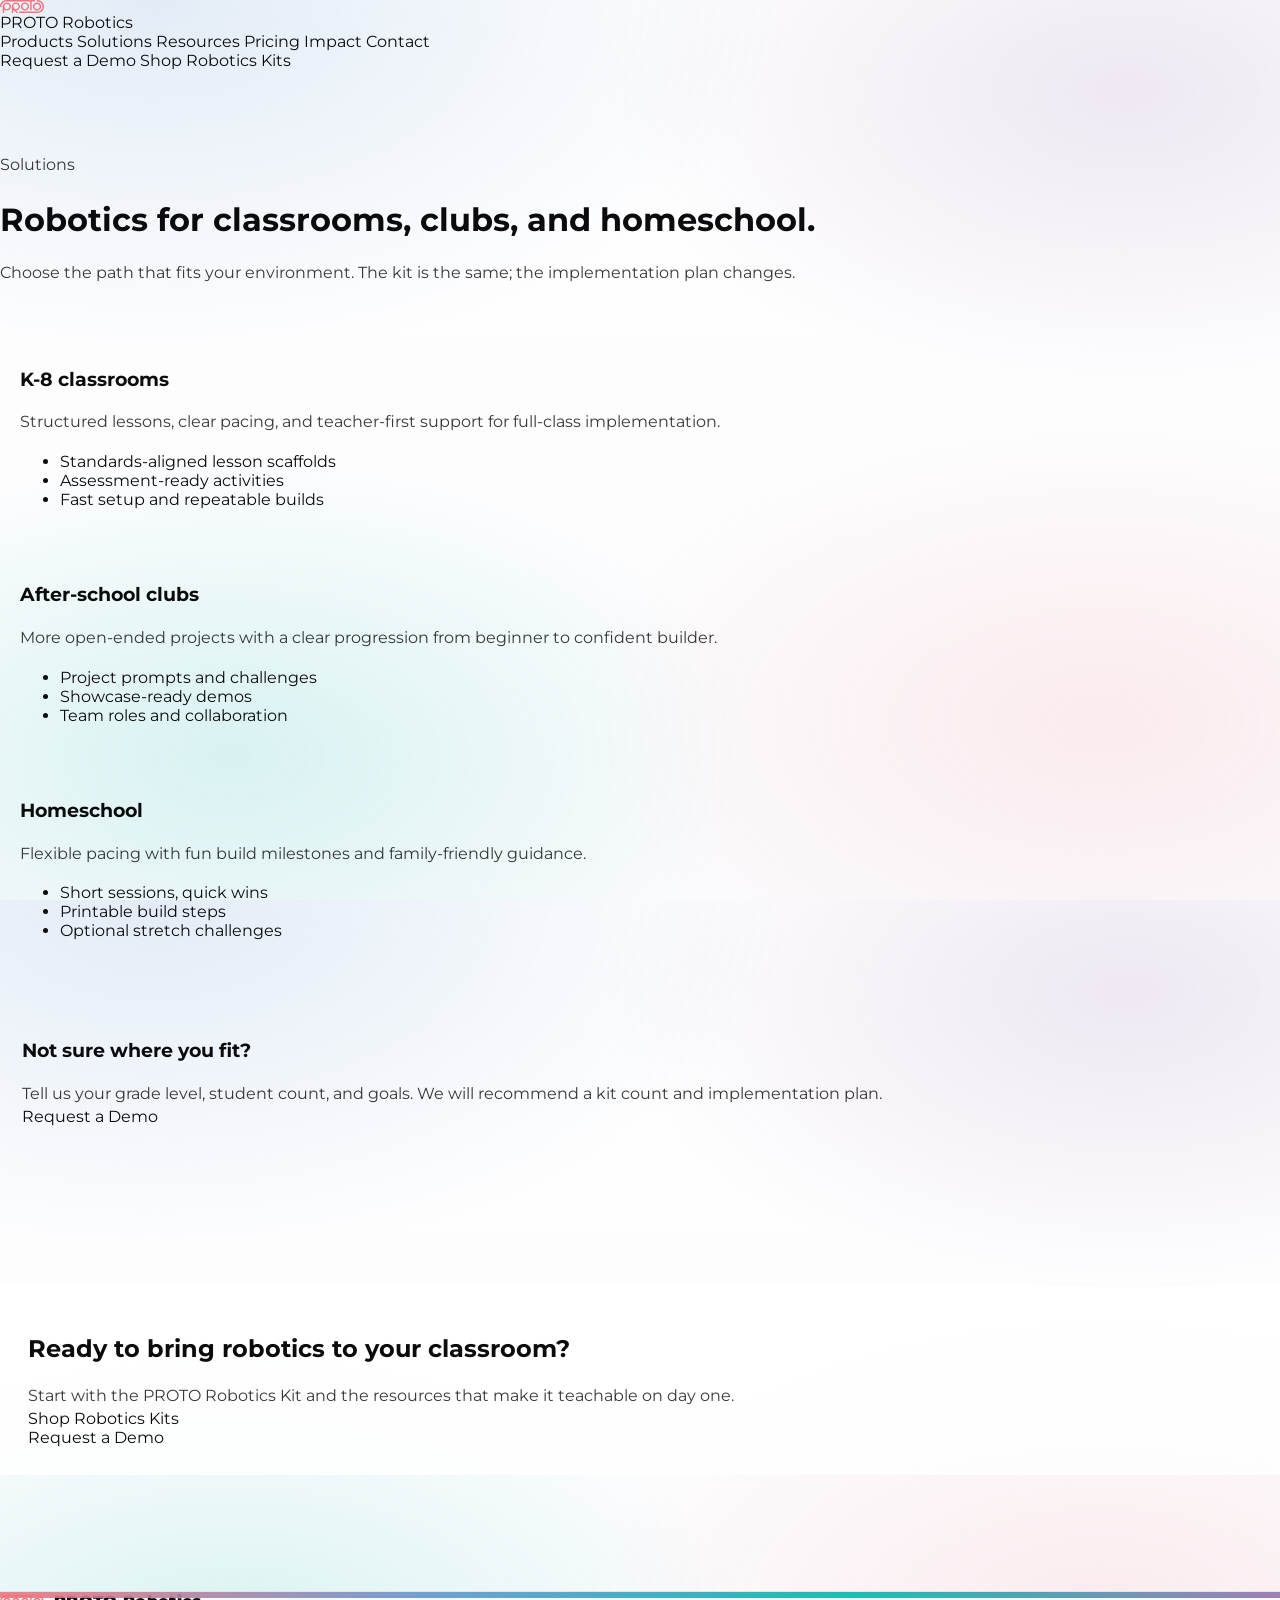
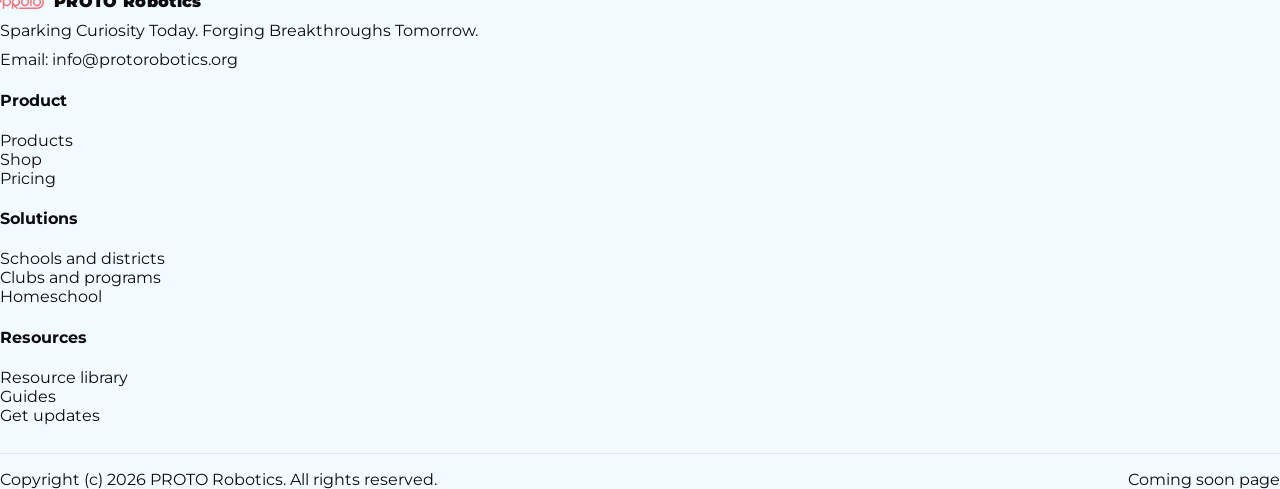
<file: solutions.html>
<!doctype html>
<html lang="en">
<head>
<title>PROTO Robotics - Solutions</title>
<meta charset="utf-8">
<meta name="viewport" content="width=device-width, initial-scale=1">
<link rel="preconnect" href="https://fonts.googleapis.com">
<link rel="preconnect" href="https://fonts.gstatic.com" crossorigin>
<link href="https://fonts.googleapis.com/css2?family=Montserrat:wght@400;500;600;700;800;900&display=swap" rel="stylesheet">
<link rel="stylesheet" href="assets/css/site.css">
</head>
<body>
<header class="proto-header">
  <div class="proto-container proto-header__inner">
    <a class="proto-brand" href="index.html">
      <img src="assets/img/proto-logo.svg" alt="PROTO Robotics" width="44" height="44">
      <span class="proto-brand__name">PROTO Robotics</span>
    </a>

    <nav class="proto-nav" aria-label="Primary">
      <a class="wp-block-navigation-item__content" href="products.html">Products</a>
      <a class="wp-block-navigation-item__content" href="solutions.html">Solutions</a>
      <a class="wp-block-navigation-item__content" href="resources.html">Resources</a>
      <a class="wp-block-navigation-item__content" href="pricing.html">Pricing</a>
      <a class="wp-block-navigation-item__content" href="impact.html">Impact</a>
      <a class="wp-block-navigation-item__content" href="contact.html">Contact</a>
    </nav>

    <div class="proto-actions">
      <a class="wp-block-button__link wp-element-button proto-ghost" href="contact.html">Request a Demo</a>
      <a class="wp-block-button__link has-proto-red-background-color has-text-color has-background wp-element-button" href="shop.html">Shop Robotics Kits</a>
    </div>
  </div>
</header>
<main>

<!-- wp:group {"layout":{"type":"constrained"},"style":{"spacing":{"padding":{"top":"74px","bottom":"24px"}}}} -->
<div class="wp-block-group" style="padding-top:74px;padding-bottom:24px">
  <!-- wp:group {"className":"proto-reveal","layout":{"type":"constrained"}} -->
  <div class="wp-block-group proto-reveal">
    <!-- wp:paragraph {"className":"proto-eyebrow"} -->
    <p class="proto-eyebrow">Solutions</p>
    <!-- /wp:paragraph -->
    <!-- wp:heading {"level":1,"fontSize":"3xl"} -->
    <h1 class="wp-block-heading has-3-xl-font-size">Robotics for classrooms, clubs, and homeschool.</h1>
    <!-- /wp:heading -->
    <!-- wp:paragraph -->
    <p>Choose the path that fits your environment. The kit is the same; the implementation plan changes.</p>
    <!-- /wp:paragraph -->
  </div>
  <!-- /wp:group -->
</div>
<!-- /wp:group -->


<!-- wp:group {"layout":{"type":"constrained"},"style":{"spacing":{"padding":{"top":"18px","bottom":"86px"}}}} -->
<div class="wp-block-group" style="padding-top:18px;padding-bottom:86px">
  <!-- wp:columns {"style":{"spacing":{"blockGap":"18px"}}} -->
  <div class="wp-block-columns">
    <!-- wp:column -->
    <div class="wp-block-column">
      <!-- wp:group {"className":"proto-card proto-card--lift proto-reveal","style":{"spacing":{"padding":{"top":"20px","bottom":"20px","left":"20px","right":"20px"}}},"layout":{"type":"constrained"}} -->
      <div class="wp-block-group proto-card proto-card--lift proto-reveal" style="padding-top:20px;padding-right:20px;padding-bottom:20px;padding-left:20px">
        <!-- wp:heading {"level":3,"fontSize":"xl"} -->
        <h3 class="wp-block-heading has-xl-font-size">K-8 classrooms</h3>
        <!-- /wp:heading -->
        <!-- wp:paragraph -->
        <p>Structured lessons, clear pacing, and teacher-first support for full-class implementation.</p>
        <!-- /wp:paragraph -->
        <!-- wp:list -->
        <ul>
          <li>Standards-aligned lesson scaffolds</li>
          <li>Assessment-ready activities</li>
          <li>Fast setup and repeatable builds</li>
        </ul>
        <!-- /wp:list -->
      </div>
      <!-- /wp:group -->
    </div>
    <!-- /wp:column -->

    <!-- wp:column -->
    <div class="wp-block-column">
      <!-- wp:group {"className":"proto-card proto-card--lift proto-reveal","style":{"spacing":{"padding":{"top":"20px","bottom":"20px","left":"20px","right":"20px"}}},"layout":{"type":"constrained"}} -->
      <div class="wp-block-group proto-card proto-card--lift proto-reveal" style="padding-top:20px;padding-right:20px;padding-bottom:20px;padding-left:20px">
        <!-- wp:heading {"level":3,"fontSize":"xl"} -->
        <h3 class="wp-block-heading has-xl-font-size">After-school clubs</h3>
        <!-- /wp:heading -->
        <!-- wp:paragraph -->
        <p>More open-ended projects with a clear progression from beginner to confident builder.</p>
        <!-- /wp:paragraph -->
        <!-- wp:list -->
        <ul>
          <li>Project prompts and challenges</li>
          <li>Showcase-ready demos</li>
          <li>Team roles and collaboration</li>
        </ul>
        <!-- /wp:list -->
      </div>
      <!-- /wp:group -->
    </div>
    <!-- /wp:column -->

    <!-- wp:column -->
    <div class="wp-block-column">
      <!-- wp:group {"className":"proto-card proto-card--lift proto-reveal","style":{"spacing":{"padding":{"top":"20px","bottom":"20px","left":"20px","right":"20px"}}},"layout":{"type":"constrained"}} -->
      <div class="wp-block-group proto-card proto-card--lift proto-reveal" style="padding-top:20px;padding-right:20px;padding-bottom:20px;padding-left:20px">
        <!-- wp:heading {"level":3,"fontSize":"xl"} -->
        <h3 class="wp-block-heading has-xl-font-size">Homeschool</h3>
        <!-- /wp:heading -->
        <!-- wp:paragraph -->
        <p>Flexible pacing with fun build milestones and family-friendly guidance.</p>
        <!-- /wp:paragraph -->
        <!-- wp:list -->
        <ul>
          <li>Short sessions, quick wins</li>
          <li>Printable build steps</li>
          <li>Optional stretch challenges</li>
        </ul>
        <!-- /wp:list -->
      </div>
      <!-- /wp:group -->
    </div>
    <!-- /wp:column -->
  </div>
  <!-- /wp:columns -->

  <!-- wp:group {"className":"proto-card proto-reveal","style":{"spacing":{"margin":{"top":"22px"},"padding":{"top":"22px","bottom":"22px","left":"22px","right":"22px"}}},"layout":{"type":"constrained"}} -->
  <div class="wp-block-group proto-card proto-reveal" style="margin-top:22px;padding-top:22px;padding-right:22px;padding-bottom:22px;padding-left:22px">
    <!-- wp:heading {"level":3,"fontSize":"xl"} -->
    <h3 class="wp-block-heading has-xl-font-size">Not sure where you fit?</h3>
    <!-- /wp:heading -->
    <!-- wp:paragraph -->
    <p>Tell us your grade level, student count, and goals. We will recommend a kit count and implementation plan.</p>
    <!-- /wp:paragraph -->
    <!-- wp:buttons -->
    <div class="wp-block-buttons">
      <!-- wp:button -->
      <div class="wp-block-button"><a class="wp-block-button__link wp-element-button" href="contact.html">Request a Demo</a></div>
      <!-- /wp:button -->
    </div>
    <!-- /wp:buttons -->
  </div>
  <!-- /wp:group -->
</div>
<!-- /wp:group -->


<!-- wp:group {"layout":{"type":"constrained"},"style":{"spacing":{"padding":{"top":"52px","bottom":"86px"}}}} -->
<div class="wp-block-group" style="padding-top:52px;padding-bottom:86px">
  <!-- wp:group {"className":"proto-card proto-reveal","style":{"spacing":{"padding":{"top":"28px","bottom":"28px","left":"28px","right":"28px"}},"color":{"background":"rgba(255,255,255,0.86)"}},"layout":{"type":"constrained"}} -->
  <div class="wp-block-group proto-card proto-reveal has-background" style="background-color:rgba(255,255,255,0.86);padding-top:28px;padding-right:28px;padding-bottom:28px;padding-left:28px">
    <!-- wp:columns {"verticalAlignment":"center","style":{"spacing":{"blockGap":"18px"}}} -->
    <div class="wp-block-columns are-vertically-aligned-center">
      <!-- wp:column {"verticalAlignment":"center","width":"66%"} -->
      <div class="wp-block-column is-vertically-aligned-center" style="flex-basis:66%">
        <!-- wp:heading {"fontSize":"2xl"} -->
        <h2 class="wp-block-heading has-2-xl-font-size">Ready to bring robotics to your classroom?</h2>
        <!-- /wp:heading -->
        <!-- wp:paragraph -->
        <p>Start with the PROTO Robotics Kit and the resources that make it teachable on day one.</p>
        <!-- /wp:paragraph -->
      </div>
      <!-- /wp:column -->

      <!-- wp:column {"verticalAlignment":"center","width":"34%"} -->
      <div class="wp-block-column is-vertically-aligned-center" style="flex-basis:34%">
        <!-- wp:buttons {"layout":{"type":"flex","orientation":"vertical"},"style":{"spacing":{"blockGap":"12px"}}} -->
        <div class="wp-block-buttons">
          <!-- wp:button -->
          <div class="wp-block-button"><a class="wp-block-button__link wp-element-button" href="shop.html">Shop Robotics Kits</a></div>
          <!-- /wp:button -->
          <!-- wp:button {"className":"is-style-proto-outline"} -->
          <div class="wp-block-button is-style-proto-outline"><a class="wp-block-button__link wp-element-button" href="contact.html">Request a Demo</a></div>
          <!-- /wp:button -->
        </div>
        <!-- /wp:buttons -->
      </div>
      <!-- /wp:column -->
    </div>
    <!-- /wp:columns -->
  </div>
  <!-- /wp:group -->
</div>
<!-- /wp:group -->

</main>
<footer class="proto-footer">
  <div class="proto-container">
    <div class="proto-footer__grid">
      <div>
        <div style="display:flex; align-items:center; gap:10px; margin-bottom:10px;">
          <img src="assets/img/proto-logo.svg" alt="PROTO Robotics" width="44" height="44">
          <div style="font-weight:900; letter-spacing:0.02em;">PROTO Robotics</div>
        </div>
        <div class="proto-footer__muted">Sparking Curiosity Today. Forging Breakthroughs Tomorrow.</div>
        <div class="proto-footer__muted" style="margin-top:10px;">Email: info@protorobotics.org</div>
      </div>
      <div>
        <h4>Product</h4>
        <div><a href="products.html">Products</a></div>
        <div><a href="shop.html">Shop</a></div>
        <div><a href="pricing.html">Pricing</a></div>
      </div>
      <div>
        <h4>Solutions</h4>
        <div><a href="solutions.html">Schools and districts</a></div>
        <div><a href="solutions.html">Clubs and programs</a></div>
        <div><a href="solutions.html">Homeschool</a></div>
      </div>
      <div>
        <h4>Resources</h4>
        <div><a href="resources.html">Resource library</a></div>
        <div><a href="resources.html">Guides</a></div>
        <div><a href="contact.html">Get updates</a></div>
      </div>
    </div>

    <div class="proto-footer__muted" style="margin-top:28px; display:flex; justify-content:space-between; flex-wrap:wrap; gap:10px; border-top:1px solid rgba(11,18,32,0.08); padding-top:16px;">
      <div>Copyright (c) 2026 PROTO Robotics. All rights reserved.</div>
      <div><a href="coming-soon.html">Coming soon page</a></div>
    </div>
  </div>
</footer>
<script src="assets/js/motion.js" defer></script>
</body>
</html>
</file>
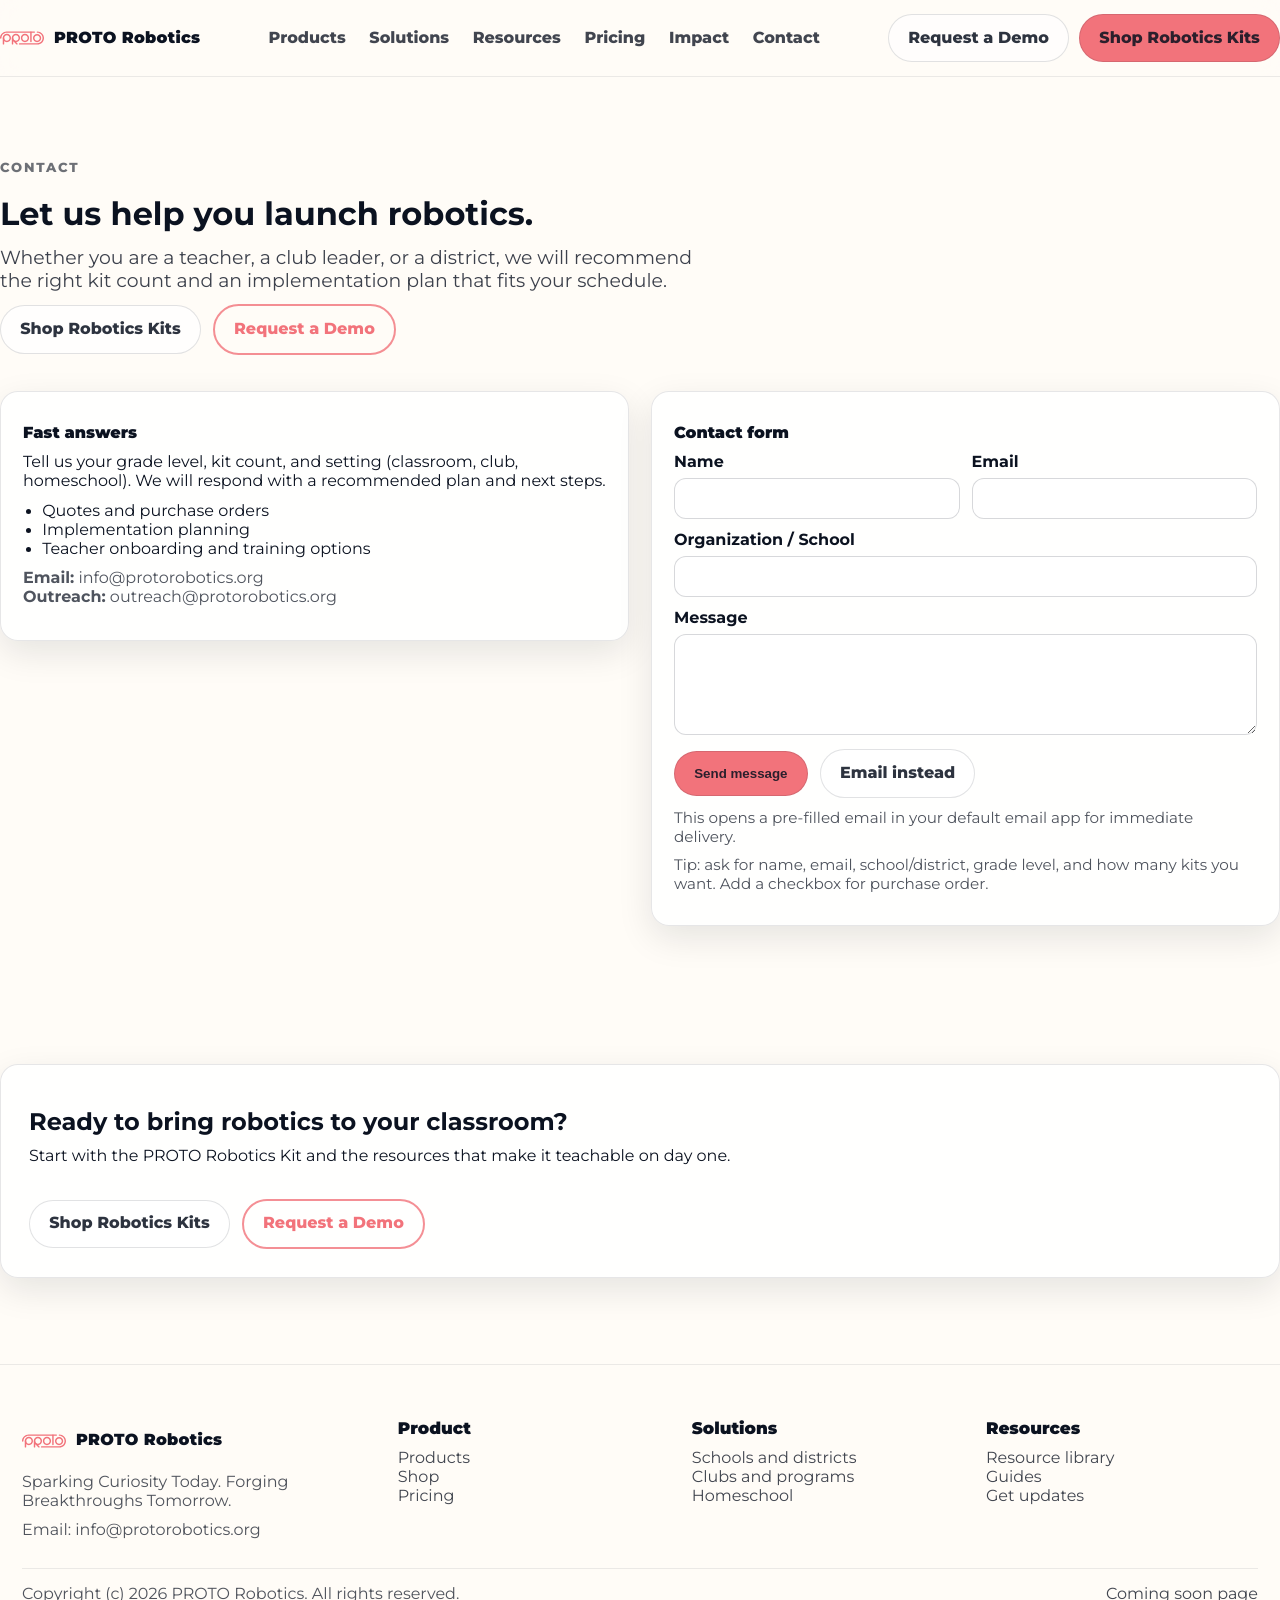
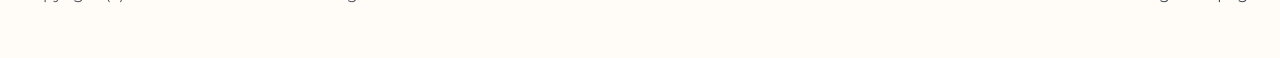
<file: git-repo-wordpress-theme/contact.html>
<!doctype html>
<html lang="en">
<head>
<title>PROTO Robotics - Contact</title>
<meta charset="utf-8">
<meta name="viewport" content="width=device-width, initial-scale=1">
<link rel="preconnect" href="https://fonts.googleapis.com">
<link rel="preconnect" href="https://fonts.gstatic.com" crossorigin>
<link href="https://fonts.googleapis.com/css2?family=Montserrat:wght@400;500;600;700;800;900&display=swap" rel="stylesheet">
<link rel="stylesheet" href="assets/css/site.css">
</head>
<body>
<header class="proto-header">
  <div class="proto-container proto-header__inner">
    <a class="proto-brand" href="index.html">
      <img src="assets/img/proto-logo.svg" alt="PROTO Robotics" width="44" height="44">
      <span class="proto-brand__name">PROTO Robotics</span>
    </a>

    <nav class="proto-nav" aria-label="Primary">
      <a class="wp-block-navigation-item__content" href="products.html">Products</a>
      <a class="wp-block-navigation-item__content" href="solutions.html">Solutions</a>
      <a class="wp-block-navigation-item__content" href="resources.html">Resources</a>
      <a class="wp-block-navigation-item__content" href="pricing.html">Pricing</a>
      <a class="wp-block-navigation-item__content" href="impact.html">Impact</a>
      <a class="wp-block-navigation-item__content" href="contact.html">Contact</a>
    </nav>

    <div class="proto-actions">
      <a class="wp-block-button__link wp-element-button proto-ghost" href="contact.html">Request a Demo</a>
      <a class="wp-block-button__link has-proto-red-background-color has-text-color has-background wp-element-button" href="shop.html">Shop Robotics Kits</a>
    </div>
  </div>
</header>
<main>

<!-- wp:group {"layout":{"type":"constrained"},"style":{"spacing":{"padding":{"top":"74px","bottom":"18px"}}}} -->
<div class="wp-block-group" style="padding-top:74px;padding-bottom:18px">
  <!-- wp:group {"className":"proto-reveal","layout":{"type":"constrained"}} -->
  <div class="wp-block-group proto-reveal">
    <!-- wp:paragraph {"className":"proto-eyebrow"} -->
    <p class="proto-eyebrow">Contact</p>
    <!-- /wp:paragraph -->

    <!-- wp:heading {"level":1,"fontSize":"3xl"} -->
    <h1 class="wp-block-heading has-3-xl-font-size">Let us help you launch robotics.
    </h1>
    <!-- /wp:heading -->

    <!-- wp:paragraph {"className":"proto-lede"} -->
    <p class="proto-lede">Whether you are a teacher, a club leader, or a district, we will recommend the right kit count and an implementation plan that fits your schedule.</p>
    <!-- /wp:paragraph -->

    <!-- wp:buttons {"style":{"spacing":{"blockGap":"12px"}}} -->
    <div class="wp-block-buttons">
      <!-- wp:button -->
      <div class="wp-block-button"><a class="wp-block-button__link wp-element-button" href="shop.html">Shop Robotics Kits</a></div>
      <!-- /wp:button -->

      <!-- wp:button {"className":"is-style-proto-outline"} -->
      <div class="wp-block-button is-style-proto-outline"><a class="wp-block-button__link wp-element-button" href="#contact-form">Request a Demo</a></div>
      <!-- /wp:button -->
    </div>
    <!-- /wp:buttons -->
  </div>
  <!-- /wp:group -->
</div>
<!-- /wp:group -->


<!-- wp:group {"layout":{"type":"constrained"},"style":{"spacing":{"padding":{"top":"18px","bottom":"86px"}}}} -->
<div class="wp-block-group" style="padding-top:18px;padding-bottom:86px">
  <!-- wp:columns {"style":{"spacing":{"blockGap":"28px"}}} -->
  <div class="wp-block-columns">
    <!-- wp:column -->
    <div class="wp-block-column">
      <!-- wp:group {"className":"proto-card proto-reveal","style":{"spacing":{"padding":{"top":"22px","bottom":"22px","left":"22px","right":"22px"}}},"layout":{"type":"constrained"}} -->
      <div class="wp-block-group proto-card proto-reveal" style="padding-top:22px;padding-right:22px;padding-bottom:22px;padding-left:22px">
        <!-- wp:paragraph {"style":{"typography":{"fontWeight":"900"}}} -->
        <p style="font-weight:900">Fast answers</p>
        <!-- /wp:paragraph -->
        <!-- wp:paragraph -->
        <p>Tell us your grade level, kit count, and setting (classroom, club, homeschool). We will respond with a recommended plan and next steps.</p>
        <!-- /wp:paragraph -->
        <!-- wp:list -->
        <ul>
          <li>Quotes and purchase orders</li>
          <li>Implementation planning</li>
          <li>Teacher onboarding and training options</li>
        </ul>
        <!-- /wp:list -->
        <!-- wp:paragraph {"style":{"color":{"text":"rgba(11,18,32,0.72)"}}} -->
        <p style="color:rgba(11,18,32,0.72)"><strong>Email:</strong> info@protorobotics.org<br><strong>Outreach:</strong> outreach@protorobotics.org</p>
        <!-- /wp:paragraph -->
      </div>
      <!-- /wp:group -->
    </div>
    <!-- /wp:column -->

    <!-- wp:column -->
    <div class="wp-block-column">
      <!-- wp:group {"className":"proto-card proto-reveal","anchor":"contact-form","style":{"spacing":{"padding":{"top":"22px","bottom":"22px","left":"22px","right":"22px"}}},"layout":{"type":"constrained"}} -->
      <div class="wp-block-group proto-card proto-reveal" id="contact-form" style="padding-top:22px;padding-right:22px;padding-bottom:22px;padding-left:22px">
        <!-- wp:paragraph {"style":{"typography":{"fontWeight":"900"}}} -->
        <p style="font-weight:900">Contact form</p>
        <!-- /wp:paragraph -->

        <!-- wp:paragraph {"className":"proto-muted"} -->
<form class="proto-form" action="mailto:info@protorobotics.org?subject=PROTO%20Contact%20Request&amp;body=Hi%20PROTO%20team%2C%0A%0AName%3A%20%0AEmail%3A%20%0AOrganization%2FSchool%3A%20%0AMessage%3A%20" method="post" enctype="text/plain">
  <div style="display:grid; gap:12px; grid-template-columns:1fr 1fr;">
    <label style="display:flex; flex-direction:column; gap:6px;">
      <span style="font-weight:700;">Name</span>
      <input required type="text" name="name" style="padding:12px 14px; border-radius:12px; border:1px solid rgba(11,18,32,0.16); background: rgba(255,255,255,0.80);" />
    </label>
    <label style="display:flex; flex-direction:column; gap:6px;">
      <span style="font-weight:700;">Email</span>
      <input required type="email" name="email" style="padding:12px 14px; border-radius:12px; border:1px solid rgba(11,18,32,0.16); background: rgba(255,255,255,0.80);" />
    </label>
  </div>
  <label style="display:flex; flex-direction:column; gap:6px; margin-top:12px;">
    <span style="font-weight:700;">Organization / School</span>
    <input type="text" name="org" style="padding:12px 14px; border-radius:12px; border:1px solid rgba(11,18,32,0.16); background: rgba(255,255,255,0.80);" />
  </label>
  <label style="display:flex; flex-direction:column; gap:6px; margin-top:12px;">
    <span style="font-weight:700;">Message</span>
    <textarea required name="message" rows="5" style="padding:12px 14px; border-radius:12px; border:1px solid rgba(11,18,32,0.16); background: rgba(255,255,255,0.80);"></textarea>
  </label>
  <div class="wp-block-buttons" style="margin-top:14px;">
    <div class="wp-block-button">
      <button class="wp-block-button__link has-proto-red-background-color has-text-color has-background wp-element-button" type="submit">Send message</button>
    </div>
    <div class="wp-block-button">
      <a class="wp-block-button__link wp-element-button" href="mailto:info@protorobotics.org">Email instead</a>
    </div>
  </div>
        <p class="proto-muted" style="margin-top:10px; font-size:0.95rem;">This opens a pre-filled email in your default email app for immediate delivery.</p>
</form>
        <!-- /wp:paragraph -->
        <!-- wp:paragraph {"style":{"typography":{"fontSize":"0.95rem"},"color":{"text":"rgba(11,18,32,0.72)"}}} -->
        <p style="font-size:0.95rem;color:rgba(11,18,32,0.72)">Tip: ask for name, email, school/district, grade level, and how many kits you want. Add a checkbox for purchase order.</p>
        <!-- /wp:paragraph -->
      </div>
      <!-- /wp:group -->
    </div>
    <!-- /wp:column -->
  </div>
  <!-- /wp:columns -->
</div>
<!-- /wp:group -->


<!-- wp:group {"layout":{"type":"constrained"},"style":{"spacing":{"padding":{"top":"52px","bottom":"86px"}}}} -->
<div class="wp-block-group" style="padding-top:52px;padding-bottom:86px">
  <!-- wp:group {"className":"proto-card proto-reveal","style":{"spacing":{"padding":{"top":"28px","bottom":"28px","left":"28px","right":"28px"}},"color":{"background":"rgba(255,255,255,0.86)"}},"layout":{"type":"constrained"}} -->
  <div class="wp-block-group proto-card proto-reveal has-background" style="background-color:rgba(255,255,255,0.86);padding-top:28px;padding-right:28px;padding-bottom:28px;padding-left:28px">
    <!-- wp:columns {"verticalAlignment":"center","style":{"spacing":{"blockGap":"18px"}}} -->
    <div class="wp-block-columns are-vertically-aligned-center">
      <!-- wp:column {"verticalAlignment":"center","width":"66%"} -->
      <div class="wp-block-column is-vertically-aligned-center" style="flex-basis:66%">
        <!-- wp:heading {"fontSize":"2xl"} -->
        <h2 class="wp-block-heading has-2-xl-font-size">Ready to bring robotics to your classroom?</h2>
        <!-- /wp:heading -->
        <!-- wp:paragraph -->
        <p>Start with the PROTO Robotics Kit and the resources that make it teachable on day one.</p>
        <!-- /wp:paragraph -->
      </div>
      <!-- /wp:column -->

      <!-- wp:column {"verticalAlignment":"center","width":"34%"} -->
      <div class="wp-block-column is-vertically-aligned-center" style="flex-basis:34%">
        <!-- wp:buttons {"layout":{"type":"flex","orientation":"vertical"},"style":{"spacing":{"blockGap":"12px"}}} -->
        <div class="wp-block-buttons">
          <!-- wp:button -->
          <div class="wp-block-button"><a class="wp-block-button__link wp-element-button" href="shop.html">Shop Robotics Kits</a></div>
          <!-- /wp:button -->
          <!-- wp:button {"className":"is-style-proto-outline"} -->
          <div class="wp-block-button is-style-proto-outline"><a class="wp-block-button__link wp-element-button" href="contact.html">Request a Demo</a></div>
          <!-- /wp:button -->
        </div>
        <!-- /wp:buttons -->
      </div>
      <!-- /wp:column -->
    </div>
    <!-- /wp:columns -->
  </div>
  <!-- /wp:group -->
</div>
<!-- /wp:group -->

</main>
<footer class="proto-footer">
  <div class="proto-container">
    <div class="proto-footer__grid">
      <div>
        <div style="display:flex; align-items:center; gap:10px; margin-bottom:10px;">
          <img src="assets/img/proto-logo.svg" alt="PROTO Robotics" width="44" height="44">
          <div style="font-weight:900; letter-spacing:0.02em;">PROTO Robotics</div>
        </div>
        <div class="proto-footer__muted">Sparking Curiosity Today. Forging Breakthroughs Tomorrow.</div>
        <div class="proto-footer__muted" style="margin-top:10px;">Email: info@protorobotics.org</div>
      </div>
      <div>
        <h4>Product</h4>
        <div><a href="products.html">Products</a></div>
        <div><a href="shop.html">Shop</a></div>
        <div><a href="pricing.html">Pricing</a></div>
      </div>
      <div>
        <h4>Solutions</h4>
        <div><a href="solutions.html">Schools and districts</a></div>
        <div><a href="solutions.html">Clubs and programs</a></div>
        <div><a href="solutions.html">Homeschool</a></div>
      </div>
      <div>
        <h4>Resources</h4>
        <div><a href="resources.html">Resource library</a></div>
        <div><a href="resources.html">Guides</a></div>
        <div><a href="contact.html">Get updates</a></div>
      </div>
    </div>

    <div class="proto-footer__muted" style="margin-top:28px; display:flex; justify-content:space-between; flex-wrap:wrap; gap:10px; border-top:1px solid rgba(11,18,32,0.08); padding-top:16px;">
      <div>Copyright (c) 2026 PROTO Robotics. All rights reserved.</div>
      <div><a href="coming-soon.html">Coming soon page</a></div>
    </div>
  </div>
</footer>
<script src="assets/js/motion.js" defer></script>
</body>
</html>
</file>
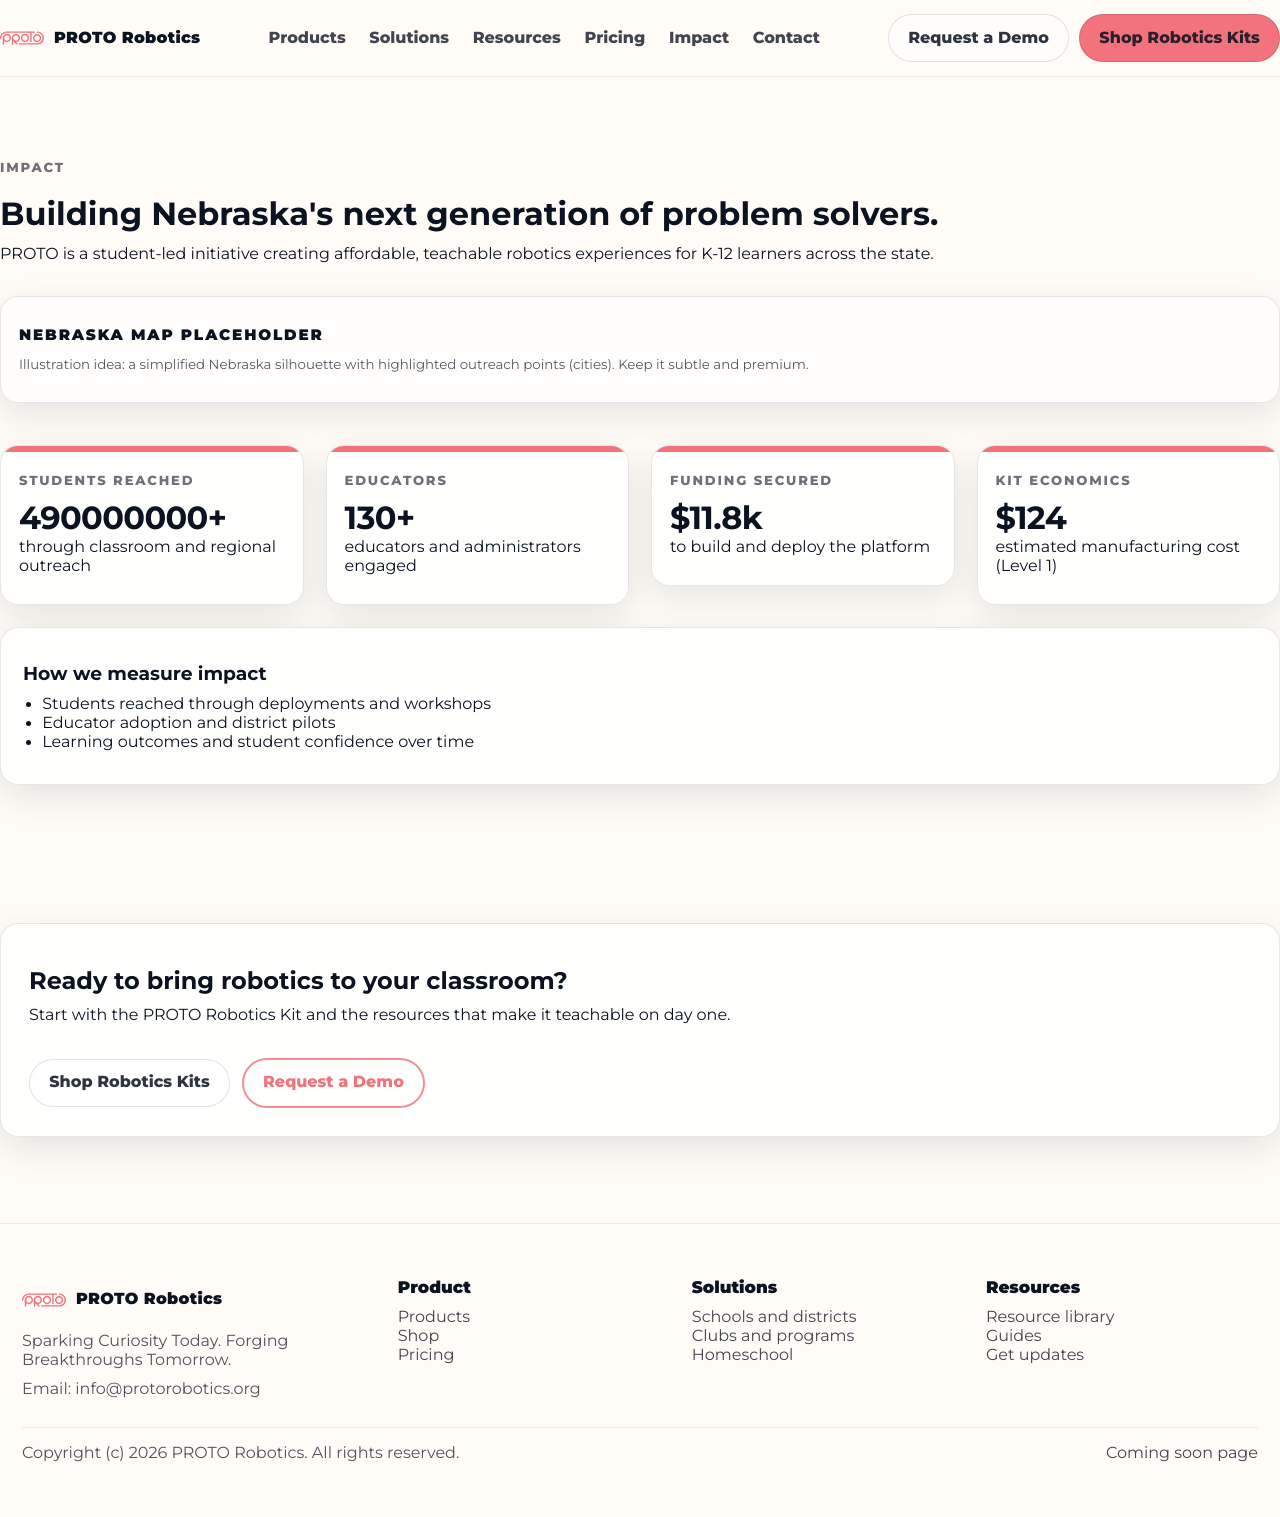
<file: git-repo-wordpress-theme/impact.html>
<!doctype html>
<html lang="en">
<head>
<title>PROTO Robotics - Impact</title>
<meta charset="utf-8">
<meta name="viewport" content="width=device-width, initial-scale=1">
<link rel="preconnect" href="https://fonts.googleapis.com">
<link rel="preconnect" href="https://fonts.gstatic.com" crossorigin>
<link href="https://fonts.googleapis.com/css2?family=Montserrat:wght@400;500;600;700;800;900&display=swap" rel="stylesheet">
<link rel="stylesheet" href="assets/css/site.css">
</head>
<body>
<header class="proto-header">
  <div class="proto-container proto-header__inner">
    <a class="proto-brand" href="index.html">
      <img src="assets/img/proto-logo.svg" alt="PROTO Robotics" width="44" height="44">
      <span class="proto-brand__name">PROTO Robotics</span>
    </a>

    <nav class="proto-nav" aria-label="Primary">
      <a class="wp-block-navigation-item__content" href="products.html">Products</a>
      <a class="wp-block-navigation-item__content" href="solutions.html">Solutions</a>
      <a class="wp-block-navigation-item__content" href="resources.html">Resources</a>
      <a class="wp-block-navigation-item__content" href="pricing.html">Pricing</a>
      <a class="wp-block-navigation-item__content" href="impact.html">Impact</a>
      <a class="wp-block-navigation-item__content" href="contact.html">Contact</a>
    </nav>

    <div class="proto-actions">
      <a class="wp-block-button__link wp-element-button proto-ghost" href="contact.html">Request a Demo</a>
      <a class="wp-block-button__link has-proto-red-background-color has-text-color has-background wp-element-button" href="shop.html">Shop Robotics Kits</a>
    </div>
  </div>
</header>
<main>

<!-- wp:group {"layout":{"type":"constrained"},"style":{"spacing":{"padding":{"top":"74px","bottom":"24px"}}}} -->
<div class="wp-block-group" style="padding-top:74px;padding-bottom:24px">
  <!-- wp:columns {"verticalAlignment":"center","style":{"spacing":{"blockGap":"34px"}}} -->
  <div class="wp-block-columns are-vertically-aligned-center">
    <!-- wp:column {"verticalAlignment":"center","width":"60%"} -->
    <div class="wp-block-column is-vertically-aligned-center" style="flex-basis:60%">
      <!-- wp:group {"className":"proto-reveal","layout":{"type":"constrained"}} -->
      <div class="wp-block-group proto-reveal">
        <!-- wp:paragraph {"className":"proto-eyebrow"} -->
        <p class="proto-eyebrow">Impact</p>
        <!-- /wp:paragraph -->
        <!-- wp:heading {"level":1,"fontSize":"3xl"} -->
        <h1 class="wp-block-heading has-3-xl-font-size">Building Nebraska's next generation of problem solvers.</h1>
        <!-- /wp:heading -->
        <!-- wp:paragraph -->
        <p>PROTO is a student-led initiative creating affordable, teachable robotics experiences for K-12 learners across the state.</p>
        <!-- /wp:paragraph -->
      </div>
      <!-- /wp:group -->
    </div>
    <!-- /wp:column -->

    <!-- wp:column {"verticalAlignment":"center","width":"40%"} -->
    <div class="wp-block-column is-vertically-aligned-center" style="flex-basis:40%">
      <!-- wp:group {"className":"proto-illustration proto-reveal","layout":{"type":"constrained"}} -->
      <div class="wp-block-group proto-illustration proto-reveal">
        <!-- wp:paragraph {"style":{"typography":{"fontWeight":"900","fontSize":"0.95rem","letterSpacing":"0.12em"}}} -->
        <p style="font-size:0.95rem;font-weight:900;letter-spacing:0.12em;text-transform:uppercase">Nebraska map placeholder</p>
        <!-- /wp:paragraph -->
        <!-- wp:paragraph -->
        <p><small>Illustration idea: a simplified Nebraska silhouette with highlighted outreach points (cities). Keep it subtle and premium.</small></p>
        <!-- /wp:paragraph -->
      </div>
      <!-- /wp:group -->
    </div>
    <!-- /wp:column -->
  </div>
  <!-- /wp:columns -->
</div>
<!-- /wp:group -->


<!-- wp:group {"layout":{"type":"constrained"},"style":{"spacing":{"padding":{"top":"18px","bottom":"86px"}}}} -->
<div class="wp-block-group" style="padding-top:18px;padding-bottom:86px">
  <!-- wp:columns {"style":{"spacing":{"blockGap":"18px"}}} -->
  <div class="wp-block-columns">
    <!-- wp:column -->
    <div class="wp-block-column">
      <!-- wp:group {"className":"proto-stat proto-reveal","style":{"spacing":{"padding":{"top":"18px","bottom":"18px","left":"18px","right":"18px"}}},"layout":{"type":"constrained"}} -->
      <div class="wp-block-group proto-stat proto-reveal" style="padding-top:18px;padding-right:18px;padding-bottom:18px;padding-left:18px">
        <!-- wp:paragraph {"className":"proto-eyebrow"} -->
        <p class="proto-eyebrow">Students reached</p>
        <!-- /wp:paragraph -->
        <!-- wp:paragraph -->
        <p><b>490000000+</b><br>through classroom and regional outreach</p>
        <!-- /wp:paragraph -->
      </div>
      <!-- /wp:group -->
    </div>
    <!-- /wp:column -->

    <!-- wp:column -->
    <div class="wp-block-column">
      <!-- wp:group {"className":"proto-stat proto-reveal","style":{"spacing":{"padding":{"top":"18px","bottom":"18px","left":"18px","right":"18px"}}},"layout":{"type":"constrained"}} -->
      <div class="wp-block-group proto-stat proto-reveal" style="padding-top:18px;padding-right:18px;padding-bottom:18px;padding-left:18px">
        <!-- wp:paragraph {"className":"proto-eyebrow"} -->
        <p class="proto-eyebrow">Educators</p>
        <!-- /wp:paragraph -->
        <!-- wp:paragraph -->
        <p><b>130+</b><br>educators and administrators engaged</p>
        <!-- /wp:paragraph -->
      </div>
      <!-- /wp:group -->
    </div>
    <!-- /wp:column -->

    <!-- wp:column -->
    <div class="wp-block-column">
      <!-- wp:group {"className":"proto-stat proto-reveal","style":{"spacing":{"padding":{"top":"18px","bottom":"18px","left":"18px","right":"18px"}}},"layout":{"type":"constrained"}} -->
      <div class="wp-block-group proto-stat proto-reveal" style="padding-top:18px;padding-right:18px;padding-bottom:18px;padding-left:18px">
        <!-- wp:paragraph {"className":"proto-eyebrow"} -->
        <p class="proto-eyebrow">Funding secured</p>
        <!-- /wp:paragraph -->
        <!-- wp:paragraph -->
        <p><b>$11.8k</b><br>to build and deploy the platform</p>
        <!-- /wp:paragraph -->
      </div>
      <!-- /wp:group -->
    </div>
    <!-- /wp:column -->

    <!-- wp:column -->
    <div class="wp-block-column">
      <!-- wp:group {"className":"proto-stat proto-reveal","style":{"spacing":{"padding":{"top":"18px","bottom":"18px","left":"18px","right":"18px"}}},"layout":{"type":"constrained"}} -->
      <div class="wp-block-group proto-stat proto-reveal" style="padding-top:18px;padding-right:18px;padding-bottom:18px;padding-left:18px">
        <!-- wp:paragraph {"className":"proto-eyebrow"} -->
        <p class="proto-eyebrow">Kit economics</p>
        <!-- /wp:paragraph -->
        <!-- wp:paragraph -->
        <p><b>$124</b><br>estimated manufacturing cost (Level 1)</p>
        <!-- /wp:paragraph -->
      </div>
      <!-- /wp:group -->
    </div>
    <!-- /wp:column -->
  </div>
  <!-- /wp:columns -->

  <!-- wp:group {"className":"proto-card proto-reveal","style":{"spacing":{"margin":{"top":"22px"},"padding":{"top":"22px","bottom":"22px","left":"22px","right":"22px"}}},"layout":{"type":"constrained"}} -->
  <div class="wp-block-group proto-card proto-reveal" style="margin-top:22px;padding-top:22px;padding-right:22px;padding-bottom:22px;padding-left:22px">
    <!-- wp:heading {"level":3,"fontSize":"xl"} -->
    <h3 class="wp-block-heading has-xl-font-size">How we measure impact</h3>
    <!-- /wp:heading -->
    <!-- wp:list -->
    <ul>
      <li>Students reached through deployments and workshops</li>
      <li>Educator adoption and district pilots</li>
      <li>Learning outcomes and student confidence over time</li>
    </ul>
    <!-- /wp:list -->
  </div>
  <!-- /wp:group -->
</div>
<!-- /wp:group -->


<!-- wp:group {"layout":{"type":"constrained"},"style":{"spacing":{"padding":{"top":"52px","bottom":"86px"}}}} -->
<div class="wp-block-group" style="padding-top:52px;padding-bottom:86px">
  <!-- wp:group {"className":"proto-card proto-reveal","style":{"spacing":{"padding":{"top":"28px","bottom":"28px","left":"28px","right":"28px"}},"color":{"background":"rgba(255,255,255,0.86)"}},"layout":{"type":"constrained"}} -->
  <div class="wp-block-group proto-card proto-reveal has-background" style="background-color:rgba(255,255,255,0.86);padding-top:28px;padding-right:28px;padding-bottom:28px;padding-left:28px">
    <!-- wp:columns {"verticalAlignment":"center","style":{"spacing":{"blockGap":"18px"}}} -->
    <div class="wp-block-columns are-vertically-aligned-center">
      <!-- wp:column {"verticalAlignment":"center","width":"66%"} -->
      <div class="wp-block-column is-vertically-aligned-center" style="flex-basis:66%">
        <!-- wp:heading {"fontSize":"2xl"} -->
        <h2 class="wp-block-heading has-2-xl-font-size">Ready to bring robotics to your classroom?</h2>
        <!-- /wp:heading -->
        <!-- wp:paragraph -->
        <p>Start with the PROTO Robotics Kit and the resources that make it teachable on day one.</p>
        <!-- /wp:paragraph -->
      </div>
      <!-- /wp:column -->

      <!-- wp:column {"verticalAlignment":"center","width":"34%"} -->
      <div class="wp-block-column is-vertically-aligned-center" style="flex-basis:34%">
        <!-- wp:buttons {"layout":{"type":"flex","orientation":"vertical"},"style":{"spacing":{"blockGap":"12px"}}} -->
        <div class="wp-block-buttons">
          <!-- wp:button -->
          <div class="wp-block-button"><a class="wp-block-button__link wp-element-button" href="shop.html">Shop Robotics Kits</a></div>
          <!-- /wp:button -->
          <!-- wp:button {"className":"is-style-proto-outline"} -->
          <div class="wp-block-button is-style-proto-outline"><a class="wp-block-button__link wp-element-button" href="contact.html">Request a Demo</a></div>
          <!-- /wp:button -->
        </div>
        <!-- /wp:buttons -->
      </div>
      <!-- /wp:column -->
    </div>
    <!-- /wp:columns -->
  </div>
  <!-- /wp:group -->
</div>
<!-- /wp:group -->

</main>
<footer class="proto-footer">
  <div class="proto-container">
    <div class="proto-footer__grid">
      <div>
        <div style="display:flex; align-items:center; gap:10px; margin-bottom:10px;">
          <img src="assets/img/proto-logo.svg" alt="PROTO Robotics" width="44" height="44">
          <div style="font-weight:900; letter-spacing:0.02em;">PROTO Robotics</div>
        </div>
        <div class="proto-footer__muted">Sparking Curiosity Today. Forging Breakthroughs Tomorrow.</div>
        <div class="proto-footer__muted" style="margin-top:10px;">Email: info@protorobotics.org</div>
      </div>
      <div>
        <h4>Product</h4>
        <div><a href="products.html">Products</a></div>
        <div><a href="shop.html">Shop</a></div>
        <div><a href="pricing.html">Pricing</a></div>
      </div>
      <div>
        <h4>Solutions</h4>
        <div><a href="solutions.html">Schools and districts</a></div>
        <div><a href="solutions.html">Clubs and programs</a></div>
        <div><a href="solutions.html">Homeschool</a></div>
      </div>
      <div>
        <h4>Resources</h4>
        <div><a href="resources.html">Resource library</a></div>
        <div><a href="resources.html">Guides</a></div>
        <div><a href="contact.html">Get updates</a></div>
      </div>
    </div>

    <div class="proto-footer__muted" style="margin-top:28px; display:flex; justify-content:space-between; flex-wrap:wrap; gap:10px; border-top:1px solid rgba(11,18,32,0.08); padding-top:16px;">
      <div>Copyright (c) 2026 PROTO Robotics. All rights reserved.</div>
      <div><a href="coming-soon.html">Coming soon page</a></div>
    </div>
  </div>
</footer>
<script src="assets/js/motion.js" defer></script>
</body>
</html>
</file>
<file: assets/css/site.css>
:root{
  --black:#0b0b0d;
  --white:#ffffff;

  /* PROTO Approved Palette (from design doc) */
  --red:#F2737B;
  --yellow:#00B8AA; /* repurposed: no yellow used */
  --blue:#6395CF;
  --green:#00B8AA;
  --purple:#9970B1;
  --gray:#D8D8D8;

  /* Complement (use sparingly) */
  --red-2:#B2404B;
  --yellow-2:#325F94; /* repurposed: no yellow used */
  --blue-2:#325F94;
  --green-2:#006D65;
  --purple-2:#5D3C6E;
  --gray-2:#4E4E4E;

  --shadow: 0 14px 40px rgba(0,0,0,.10);
  --radius: 18px;
  --radius-lg: 26px;
  --max: 1160px;
  --font: "Montserrat", system-ui, -apple-system, Segoe UI, Roboto, Arial, sans-serif;
}

*{box-sizing:border-box}
html,body{height:100%}
body{
  margin:0;
  font-family:var(--font);
  color:var(--black);
  background:
    radial-gradient(1100px 620px at 12% 0%, rgba(99,149,207,.18), transparent 58%),
    radial-gradient(900px 520px at 88% 10%, rgba(153,112,177,.16), transparent 58%),
    radial-gradient(900px 520px at 18% 84%, rgba(0,184,170,.14), transparent 58%),
    radial-gradient(900px 520px at 86% 80%, rgba(242,115,123,.12), transparent 58%),
    linear-gradient(180deg, #fff 0%, #fbfbfd 100%);
}

a{color:inherit;text-decoration:none}
img{max-width:100%;height:auto;display:block}
.container{max-width:var(--max);margin:0 auto;padding:0 20px}
.btn{
  display:inline-flex;align-items:center;gap:10px;
  padding:12px 16px;border-radius:999px;
  border:1px solid rgba(0,0,0,.10);
  background:#fff;
  box-shadow: 0 10px 20px rgba(0,0,0,.06);
  font-weight:700;
}
.btn:hover{transform:translateY(-1px)}
.btn.primary{
  background:linear-gradient(135deg, var(--blue), #1565C0);
  color:#fff;border-color:transparent;
}

/* Home hero buttons: user-requested all-black text */
.hero .hero-actions .btn{color:#000}
.btn.red{background:linear-gradient(135deg,var(--red),#b71c1c);color:#fff;border-color:transparent}
.btn.yellow{background:linear-gradient(135deg,var(--yellow),var(--yellow-2));color:#1b1d24;border-color:transparent}
.btn.green{background:linear-gradient(135deg,var(--green),#2e7d32);color:#fff;border-color:transparent}
.pill{
  display:inline-flex;align-items:center;
  padding:6px 12px;border-radius:999px;
  background:rgba(0,0,0,.06);
  font-weight:700;font-size:12px;
}
.kicker{letter-spacing:.12em;text-transform:uppercase;font-size:12px;font-weight:800}
.h1{font-size:44px;line-height:1.08;margin:10px 0 10px}
.h2{font-size:30px;line-height:1.15;margin:0 0 10px}
.h3{font-size:20px;line-height:1.2;margin:0 0 6px}
p{line-height:1.65;color:rgba(0,0,0,.78);margin:8px 0 0}
.small{font-size:13px;color:rgba(0,0,0,.65)}
.card{
  background:#fff;border:1px solid rgba(0,0,0,.08);
  border-radius:var(--radius);
  box-shadow:var(--shadow);
}
.card.pad{padding:18px}

.topbar{
  background:linear-gradient(90deg,var(--blue),var(--purple));
  color:#fff;
  font-weight:800;
}
.topbar .row{
  display:flex;align-items:center;justify-content:space-between;
  padding:10px 0;
  gap:14px;
}
.topbar a{color:#fff;text-decoration:underline;text-decoration-color:rgba(255,255,255,.6)}
header.site-header{
  position:sticky;top:0;z-index:50;
  backdrop-filter: blur(10px);
  background:rgba(255,255,255,.86);
  border-bottom:1px solid rgba(0,0,0,.08);
}
.navbar{
  display:flex;align-items:center;justify-content:space-between;
  padding:18px 0;
  gap:12px;
}
.brand{display:flex;align-items:center;gap:12px;font-weight:900}
.brand img{width:34px;height:34px}
.brand .name{font-size:18px;letter-spacing:.02em}
.nav{
  display:flex;align-items:center;gap:20px;
  font-weight:800;
}
.nav a{padding:10px 10px;border-radius:12px}
.nav a.active{background:rgba(0,0,0,.06)}
.nav a:hover{background:rgba(0,0,0,.05)}
.nav-cta{display:flex;align-items:center;gap:10px}
.hamburger{
  display:none;align-items:center;justify-content:center;
  width:44px;height:44px;border-radius:14px;border:1px solid rgba(0,0,0,.10);
  background:#fff;
}
.hamburger svg{width:22px;height:22px}
.mobile-panel{
  display:none;
  padding:0 0 16px;
}
.mobile-panel .nav{
  flex-direction:column;align-items:stretch;gap:6px;
}
.mobile-panel .nav a{width:100%;text-align:left}
.mobile-panel .nav-cta{justify-content:stretch}
.mobile-panel .btn{justify-content:center}

.hero{
  padding:34px 0 22px;
}
.hero-grid{
  display:grid;grid-template-columns: 1.1fr .9fr;gap:18px;align-items:stretch;
}
.hero-left{
  padding:22px 22px 18px;
  border-radius:var(--radius-lg);
  background:
    radial-gradient(900px 520px at 20% 0%, rgba(30,136,229,.20), transparent 60%),
    radial-gradient(800px 480px at 80% 0%, rgba(229,57,53,.18), transparent 60%),
    linear-gradient(180deg, #ffffff 0%, #fbfbfd 100%);
  border:1px solid rgba(0,0,0,.08);
  box-shadow:var(--shadow);
  position:relative;
  overflow:hidden;
}
.hero-left:before{
  content:"";
  position:absolute;inset:-60px -70px auto auto;
  width:260px;height:260px;border-radius:60px;
  background:rgba(251,192,45,.22);
  transform:rotate(12deg);
  filter:blur(0px);
}
.hero-actions{display:flex;gap:10px;flex-wrap:wrap;margin-top:14px}
.hero-stats{display:grid;grid-template-columns:repeat(3,1fr);gap:10px;margin-top:14px}
.stat{
  padding:12px 12px;
  border-radius:16px;
  border:1px solid rgba(0,0,0,.08);
  background:#fff;
}
.stat strong{display:block;font-size:18px}
.hero-right{
  border-radius:var(--radius-lg);
  overflow:hidden;
  border:1px solid rgba(0,0,0,.10);
  box-shadow:var(--shadow);
  background:#fff;
  display:flex;flex-direction:column;
}
.hero-right .photo{
  position:relative;
  flex:1;
  background:linear-gradient(135deg, rgba(30,136,229,.18), rgba(67,160,71,.12));
}
.hero-right .photo img{
  width:100%;height:100%;object-fit:cover;
}
.hero-right .caption{
  padding:14px 16px;
  display:flex;align-items:flex-start;justify-content:space-between;gap:10px;
}
.caption .tag{
  display:inline-flex;align-items:center;gap:8px;
  padding:8px 10px;border-radius:999px;
  background:rgba(0,0,0,.06);
  font-weight:800;font-size:12px;
}

.section{padding:26px 0}
.grid-3{display:grid;grid-template-columns:repeat(3,1fr);gap:14px}
.grid-2{display:grid;grid-template-columns:repeat(2,1fr);gap:14px}
.feature{
  padding:16px;
  border-radius:18px;
  border:1px solid rgba(0,0,0,.08);
  background:#fff;
  box-shadow: 0 14px 34px rgba(0,0,0,.08);
}
.feature .icon{
  width:44px;height:44px;border-radius:16px;
  display:flex;align-items:center;justify-content:center;
  margin-bottom:10px;
  color:#fff;font-weight:900;
}
.icon.blue{background:linear-gradient(135deg,var(--blue),var(--blue-2))}
.icon.red{background:linear-gradient(135deg,var(--red),var(--red-2))}
.icon.yellow{background:linear-gradient(135deg,var(--yellow),var(--yellow-2));color:#1b1d24}
.icon.green{background:linear-gradient(135deg,var(--green),var(--green-2))}

.split{
  display:grid;grid-template-columns: 1fr 1fr;gap:16px;align-items:stretch;
}
.photo-card{
  border-radius:22px;overflow:hidden;border:1px solid rgba(0,0,0,.10);
  box-shadow:var(--shadow);background:#fff;height:100%;
}
.photo-card img{width:100%;height:100%;object-fit:cover}
.callout{
  border-radius:22px;
  border:1px solid rgba(0,0,0,.10);
  box-shadow:var(--shadow);
  padding:18px;
  background:
    linear-gradient(135deg, rgba(99,149,207,.16), rgba(153,112,177,.12), rgba(0,184,170,.10)),
    #fff;
}


.banner .btn{color:#000}
.banner{
  border-radius:28px;
  padding:18px;
  background: linear-gradient(90deg, rgba(30,136,229,.16), rgba(229,57,53,.14), rgba(251,192,45,.14), rgba(67,160,71,.14));
  border:1px solid rgba(0,0,0,.08);
  box-shadow:var(--shadow);
}
.banner .row{display:flex;align-items:center;justify-content:space-between;gap:12px;flex-wrap:wrap}
.banner .row .left{max-width:720px}

.form{
  display:grid;gap:10px;
}
label{font-weight:800;font-size:13px}
input, textarea, select{
  width:100%;
  padding:12px 12px;border-radius:14px;
  border:1px solid rgba(0,0,0,.14);
  font-family:var(--font);font-size:14px;
  background:#fff;
}
textarea{min-height:120px;resize:vertical}
.form-row{display:grid;grid-template-columns:repeat(2,1fr);gap:10px}
.toast{
  position:fixed;bottom:18px;left:50%;transform:translateX(-50%);
  background:rgba(0,0,0,.88);color:#fff;
  padding:12px 14px;border-radius:999px;
  font-weight:800;font-size:13px;
  display:none;z-index:80;
}

footer{
  margin-top:30px;
  color:var(--black);
  background: #f2fbff;
  border-top:1px solid rgba(0,0,0,.08);
  position:relative;
}

footer::before{
  content:"";
  position:absolute;left:0;right:0;top:0;height:6px;
  background: linear-gradient(90deg, var(--red), var(--blue), var(--green), var(--purple));
  opacity:.9;
}


.footer-grid{
  display:grid;grid-template-columns: 1.2fr .8fr .8fr;gap:14px;
  padding:26px 0;
}
.footer-card{
  padding:16px;border-radius:18px;
  border:1px solid rgba(0,0,0,.08);
  background:#ffffff;
  box-shadow: 0 10px 22px rgba(0,0,0,.06);
}
.footer-links{display:grid;gap:8px;margin-top:10px}
.footer-links a{display:inline-flex;gap:10px;align-items:center}
.footer-bottom{
  border-top:1px solid rgba(0,0,0,.08);
  padding:12px 0;
  color:rgba(0,0,0,.58);
  font-size:12px;
  display:flex;justify-content:space-between;flex-wrap:wrap;gap:10px;
}

@media (max-width: 940px){
  .hero-grid{grid-template-columns:1fr}
  .grid-3{grid-template-columns:1fr}
  .grid-2{grid-template-columns:1fr}
  .split{grid-template-columns:1fr}
  .footer-grid{grid-template-columns:1fr}
  .nav{display:none}
  .nav-cta{display:none}
  .hamburger{display:flex}
  .mobile-panel{display:none}
  .mobile-panel .nav{display:flex}
  .mobile-panel .nav-cta{display:flex}
  .form-row{grid-template-columns:1fr}
  .h1{font-size:38px}
}


.muted{color:rgba(0,0,0,.62)}


.hero-grid.onecol{grid-template-columns:1fr}
.split.onecol{grid-template-columns:1fr}


.photo-card.compact{height:340px}
.photo-card.compact img{object-fit:contain;background:#fff;padding:14px}


/* Larger & More Left-Aligned Logo Update */
.brand { justify-content: flex-start !important; }
.brand img { height: 70px !important; width: auto !important; }
.header-inner { justify-content: space-between !important; }


/* Logo Size Adjustment for Single-Line Text */
.brand img { height: 55px !important; width: auto !important; }
.brand { align-items: center !important; }


/* --- V8 Tweaks: keep "The Kit" on one line + hero cleanup --- */
.nav a{ white-space:nowrap; }
.hero-badges{ display:flex; gap:8px; flex-wrap:wrap; margin-top:14px; }
.brand .name{ white-space:nowrap; }


/* --- V9 Header Alignment Update --- */
.navbar{ display:flex; justify-content:space-between; align-items:center; }
.brand{ margin-right:40px; }
.brand .name{ white-space:nowrap; }
.nav{ margin-left:20px; }


/* --- V10 Header + Hero Spacing Tweaks --- */
.brand{ margin-right:70px !important; }   /* more space before nav */
.nav{ margin-left:40px !important; }

.hero-actions{ 
  margin-top:28px !important;   /* push buttons lower */
}


/* header button text forced black */
.site-header .nav-cta .btn{color:#000 !important;}
</file>
<file: git-repo-wordpress-theme/assets/css/site.css>
:root{
  --wp--preset--color--proto-red: #F2737B;
  --wp--preset--color--proto-gold: #F8BF41;
  --wp--preset--color--proto-blue: #6395CF;
  --wp--preset--color--proto-green: #00B8AA;
  --wp--preset--color--proto-purple: #9970B1;
  --wp--preset--color--proto-red-2: #B2404B;
  --wp--preset--color--proto-gold-2: #A47B2C;
  --wp--preset--color--proto-blue-2: #325F94;
  --wp--preset--color--proto-green-2: #006D65;
  --wp--preset--color--proto-purple-2: #5D3C6E;
  --wp--preset--color--ink: #0B1220;
  --wp--preset--color--muted: #4E4E4E;
  --wp--preset--color--line: #E9E4DD;
  --wp--preset--color--paper: #FFFCF7;
  --wp--preset--color--white: #FFFFFF;
  --wp--preset--color--white: #FFFFFF;
  --wp--preset--gradient--proto-redwash: linear-gradient(135deg, rgba(242,115,123,0.26) 0%, rgba(255,252,247,1) 55%);
  --wp--preset--gradient--proto-royal: linear-gradient(135deg, rgba(242,115,123,1) 0%, rgba(153,112,177,1) 55%, rgba(99,149,207,1) 100%);
  --wp--preset--gradient--proto-warm: linear-gradient(135deg, rgba(242,115,123,1) 0%, rgba(248,191,65,1) 100%);
  --content-width: 1120px;
  --wide-width: 1320px;
}

.has-proto-red-color{color: var(--wp--preset--color--proto-red) !important;}
.has-proto-red-background-color{background-color: var(--wp--preset--color--proto-red) !important;}
.has-proto-gold-color{color: var(--wp--preset--color--proto-gold) !important;}
.has-proto-gold-background-color{background-color: var(--wp--preset--color--proto-gold) !important;}
.has-proto-blue-color{color: var(--wp--preset--color--proto-blue) !important;}
.has-proto-blue-background-color{background-color: var(--wp--preset--color--proto-blue) !important;}
.has-proto-green-color{color: var(--wp--preset--color--proto-green) !important;}
.has-proto-green-background-color{background-color: var(--wp--preset--color--proto-green) !important;}
.has-proto-purple-color{color: var(--wp--preset--color--proto-purple) !important;}
.has-proto-purple-background-color{background-color: var(--wp--preset--color--proto-purple) !important;}
.has-proto-red-2-color{color: var(--wp--preset--color--proto-red-2) !important;}
.has-proto-red-2-background-color{background-color: var(--wp--preset--color--proto-red-2) !important;}
.has-proto-gold-2-color{color: var(--wp--preset--color--proto-gold-2) !important;}
.has-proto-gold-2-background-color{background-color: var(--wp--preset--color--proto-gold-2) !important;}
.has-proto-blue-2-color{color: var(--wp--preset--color--proto-blue-2) !important;}
.has-proto-blue-2-background-color{background-color: var(--wp--preset--color--proto-blue-2) !important;}
.has-proto-green-2-color{color: var(--wp--preset--color--proto-green-2) !important;}
.has-proto-green-2-background-color{background-color: var(--wp--preset--color--proto-green-2) !important;}
.has-proto-purple-2-color{color: var(--wp--preset--color--proto-purple-2) !important;}
.has-proto-purple-2-background-color{background-color: var(--wp--preset--color--proto-purple-2) !important;}
.has-ink-color{color: var(--wp--preset--color--ink) !important;}
.has-ink-background-color{background-color: var(--wp--preset--color--ink) !important;}
.has-muted-color{color: var(--wp--preset--color--muted) !important;}
.has-muted-background-color{background-color: var(--wp--preset--color--muted) !important;}
.has-line-color{color: var(--wp--preset--color--line) !important;}
.has-line-background-color{background-color: var(--wp--preset--color--line) !important;}
.has-paper-color{color: var(--wp--preset--color--paper) !important;}
.has-paper-background-color{background-color: var(--wp--preset--color--paper) !important;}
.has-white-color{color: var(--wp--preset--color--white) !important;}
.has-white-background-color{background-color: var(--wp--preset--color--white) !important;}
.has-proto-redwash-gradient-background{background: var(--wp--preset--gradient--proto-redwash) !important;}
.has-proto-royal-gradient-background{background: var(--wp--preset--gradient--proto-royal) !important;}
.has-proto-warm-gradient-background{background: var(--wp--preset--gradient--proto-warm) !important;}

/* Minimal WP block layout primitives for static rendering */
*{ box-sizing: border-box; }
html,body{ height:100%; }
body{
  margin:0;
  font-family: "Montserrat", system-ui, -apple-system, Segoe UI, Roboto, Arial, sans-serif;
  background: var(--wp--preset--color--paper);
  color: var(--wp--preset--color--ink);
}

.proto-container{
  max-width: var(--wide-width);
  margin: 0 auto;
  padding: 0 22px;
}

a{ color: var(--wp--preset--color--proto-red); text-decoration: underline; text-underline-offset: 3px; }
a:hover{ opacity: 0.92; }

main{ display:block; }

/* Align full sections */
.alignfull{
  width: 100vw;
  margin-left: calc(50% - 50vw);
  margin-right: calc(50% - 50vw);
}

/* Basic block wrappers */
.wp-block-group{ width:100%; }
.wp-block-columns{
  display:flex;
  flex-wrap:wrap;
  gap: 22px;
  align-items: stretch;
}
.wp-block-column{
  flex: 1 1 0;
  min-width: 260px;
}
@media (max-width: 782px){
  .wp-block-columns{ flex-direction: column; }
  .wp-block-column{ min-width: 0; }
}

/* Buttons */
.wp-block-buttons{
  display:flex;
  flex-wrap: wrap;
  gap: 12px;
  align-items:center;
}
.wp-block-button{ display:inline-flex; }
.wp-element-button,
.wp-block-button__link{
  display:inline-flex;
  align-items:center;
  justify-content:center;
  gap: 10px;
  padding: 0.85rem 1.2rem;
  border-radius: 999px;
  text-decoration:none;
  font-weight: 800;
  border: 1px solid rgba(11,18,32,0.12);
  background: rgba(255,255,255,0.70);
  color: rgba(11,18,32,0.86);
}
.wp-element-button:hover,
.wp-block-button__link:hover{
  transform: translateY(-1px);
}

/* Headings + text */
h1,h2,h3{ margin: 0.6em 0 0.35em; }
p{ margin: 0.65em 0; }
ul{ margin: 0.65em 0; padding-left: 1.2em; }

/* Header */
.proto-header__inner{
  display:flex;
  align-items:center;
  justify-content: space-between;
  gap: 14px;
  padding: 14px 0;
}
.proto-brand{
  display:flex;
  align-items:center;
  gap: 10px;
  text-decoration:none;
  color: var(--wp--preset--color--ink);
}
.proto-brand__name{
  font-weight: 900;
  letter-spacing: 0.02em;
}
.proto-nav{
  display:flex;
  flex-wrap: wrap;
  gap: 6px;
  align-items:center;
  justify-content: center;
}
.proto-nav a{
  text-decoration:none;
  color: rgba(11,18,32,0.78);
  font-weight: 800;
  border-radius: 12px;
  padding: 0.35rem 0.55rem;
}
.proto-nav a:hover{
  background: rgba(242,115,123,0.10);
  color: var(--wp--preset--color--proto-red);
}
.proto-actions{
  display:flex;
  gap: 10px;
  align-items:center;
  flex-wrap: wrap;
}
.proto-actions .proto-ghost{
  background: rgba(255,255,255,0.60);
}
@media (max-width: 980px){
  .proto-header__inner{ flex-wrap: wrap; justify-content: center; }
  .proto-actions{ justify-content: center; width: 100%; }
}

/* Footer */
.proto-footer .proto-container{
  padding-top: 54px;
  padding-bottom: 54px;
}
.proto-footer__grid{
  display:grid;
  grid-template-columns: 1.3fr 1fr 1fr 1fr;
  gap: 22px;
}
@media (max-width: 980px){
  .proto-footer__grid{ grid-template-columns: 1fr 1fr; }
}
@media (max-width: 640px){
  .proto-footer__grid{ grid-template-columns: 1fr; }
}
.proto-footer h4{
  margin: 0 0 10px 0;
  font-size: 1.05rem;
  font-weight: 900;
}
.proto-footer a{ color: rgba(11,18,32,0.78); text-decoration:none; }
.proto-footer a:hover{ color: var(--wp--preset--color--proto-red); }
.proto-footer__muted{ color: rgba(11,18,32,0.72); }

/* PROTO Atelier FSE - extras.css
   Design system and light components.
   Palette + typography derived from PROTO brand guidelines.
*/

:root{
  --proto-radius: 18px;
  --proto-radius-sm: 12px;
  --proto-line: rgba(11,18,32,0.10);
  --proto-soft: 0 12px 35px rgba(11,18,32,0.10);
  --proto-lift: 0 18px 55px rgba(11,18,32,0.14);
}

/* Base */
body{
  text-rendering: geometricPrecision;
  -webkit-font-smoothing: antialiased;
}
::selection{
  background: rgba(242,115,123,0.28);
}

/* Keyboard focus that is obvious (WCAG-friendly) */
:focus-visible{
  outline: 3px solid rgba(242,115,123,0.95);
  outline-offset: 3px;
  border-radius: 12px;
}

/* Layout helpers */


/* Section rhythm */
.proto-section{ padding-top: clamp(40px, 6vw, 84px); padding-bottom: clamp(34px, 6vw, 78px); }
.proto-muted{ color: rgba(11,18,32,0.72); }
.proto-kicker{
  text-transform: uppercase;
  letter-spacing: 0.14em;
  font-size: 0.86rem;
  font-weight: 900;
  color: rgba(11,18,32,0.64);
}

/* Button styles registered in functions.php */
.wp-block-button.is-style-proto-outline .wp-block-button__link{
  background: transparent;
  color: var(--wp--preset--color--proto-red);
  border: 2px solid rgba(242,115,123,0.65);
  box-shadow: none;
}
.wp-block-button.is-style-proto-outline .wp-block-button__link:hover{
  background: rgba(242,115,123,0.12);
  border-color: rgba(242,115,123,0.90);
}
.wp-block-button.is-style-proto-ghost .wp-block-button__link{
  background: rgba(255,255,255,0.70);
  color: var(--wp--preset--color--ink);
  border: 1px solid rgba(11,18,32,0.14);
  box-shadow: none;
}
.wp-block-button.is-style-proto-ghost .wp-block-button__link:hover{
  background: rgba(255,255,255,0.92);
}

.proto-wrap{ max-width: 1200px; margin: 0 auto; padding-left: 24px; padding-right: 24px; }
@media (max-width: 780px){
  .proto-wrap{ padding-left: 18px; padding-right: 18px; }
}

/* Sticky header */
.proto-header{
  position: sticky;
  top: 0;
  z-index: 50;
  background: rgba(255,252,247,0.80);
  backdrop-filter: blur(12px);
  border-bottom: 1px solid rgba(11,18,32,0.08);
}
.proto-header .wp-block-site-title{
  letter-spacing: 0.02em;
}
.proto-header .wp-block-navigation-item__content{
  border-radius: 12px;
  padding: 0.35rem 0.55rem;
  transition: background 160ms ease, color 160ms ease;
}
.proto-header .wp-block-navigation-item__content:hover{
  background: rgba(242,115,123,0.10);
  color: var(--wp--preset--color--proto-red);
}

/* Hero */
.proto-hero{
  position: relative;
  overflow: hidden;
  border-bottom-left-radius: 34px;
  border-bottom-right-radius: 34px;
  background: var(--wp--preset--color--paper);
}
/* Soft brand wash (premium, not foggy). */
.proto-hero::before{
  content:"";
  position:absolute;
  inset:-10%;
  background:
    radial-gradient(640px 420px at 18% 18%, rgba(242,115,123,0.20), transparent 60%),
    radial-gradient(560px 420px at 86% 18%, rgba(248,191,65,0.14), transparent 60%),
    radial-gradient(640px 420px at 72% 92%, rgba(99,149,207,0.10), transparent 62%);
  pointer-events:none;
}
/* Micro texture to keep large areas from feeling flat. */
.proto-hero::after{
  content:"";
  position:absolute;
  inset:0;
  background-image: radial-gradient(rgba(11,18,32,0.12) 1px, transparent 1px);
  background-size: 28px 28px;
  opacity: 0.06;
  pointer-events:none;
}
.proto-hero__inner{ position: relative; z-index: 1; }

.proto-badge{
  display:inline-flex;
  align-items:center;
  gap: 10px;
  padding: 8px 14px;
  border-radius: 999px;
  background: rgba(255,255,255,0.70);
  border: 1px solid rgba(11,18,32,0.10);
  box-shadow: 0 10px 30px rgba(11,18,32,0.10);
  font-weight: 650;
  font-size: 0.98rem;
}

.proto-hero h1{
  font-weight: 900;
  line-height: 1.06;
  letter-spacing: -0.02em;
}
.proto-hero .proto-accent{
  color: var(--wp--preset--color--proto-red);
}
.proto-lede{
  font-size: 1.18rem;
  color: rgba(11,18,32,0.80);
  max-width: 56ch;
}

/* Hero grid */
.proto-hero__grid{
  display:grid;
  grid-template-columns: 1.2fr 0.8fr;
  gap: 34px;
  align-items:center;
}
@media (max-width: 980px){
  .proto-hero__grid{ grid-template-columns: 1fr; }
}

/* Illustration panel */
.proto-illustration{
  position: relative;
  border-radius: var(--proto-radius);
  background: rgba(255,255,255,0.72);
  border: 1px solid rgba(11,18,32,0.10);
  box-shadow: var(--proto-soft);
  padding: 18px;
}
.proto-illustration__canvas{
  border-radius: 14px;
  border: 2px dashed rgba(11,18,32,0.18);
  background: radial-gradient(420px 280px at 18% 22%, rgba(242,115,123,0.10), transparent 60%),
    radial-gradient(360px 260px at 82% 28%, rgba(248,191,65,0.08), transparent 62%),
    rgba(255,255,255,0.68);
  padding: 18px;
  min-height: 220px;
}
.proto-illustration small{
  color: rgba(11,18,32,0.70);
}

/* Parallax layers (for small decorative shapes) */
.proto-shape{
  position:absolute;
  border-radius: 999px;
  filter: blur(8px);
  opacity: 0.10;
  pointer-events:none;
}
.proto-shape--a{ width: 260px; height: 260px; background: rgba(242,115,123,1); top: -120px; left: -90px; }
.proto-shape--b{ width: 220px; height: 220px; background: rgba(248,191,65,1); bottom: -110px; right: -90px; }
.proto-shape--c{ width: 180px; height: 180px; background: rgba(0,184,170,1); top: 40px; right: 12%; opacity: 0.08; }

/* Stats overlap strip */
.proto-overlap{
  margin-top: -42px;
  position: relative;
  z-index: 5;
}
@media (max-width: 980px){
  .proto-overlap{ margin-top: -20px; }
}
.proto-stat{
  position: relative;
  overflow: hidden;
  border-radius: var(--proto-radius);
  background: rgba(255,255,255,0.86);
  border: 1px solid rgba(11,18,32,0.10);
  box-shadow: var(--proto-soft);
}
.proto-stat::before{
  content:"";
  position:absolute;
  left:0; right:0; top:0;
  height: 6px;
  background: linear-gradient(90deg, rgba(242,115,123,1), rgba(242,115,123,1));
}
.proto-stat b{
  font-size: 2.0rem;
  letter-spacing: -0.02em;
}

/* Section titles */
.proto-eyebrow{
  text-transform: uppercase;
  letter-spacing: 0.14em;
  font-size: 0.82rem;
  font-weight: 800;
  color: rgba(11,18,32,0.60);
}

/* Cards */
.proto-card{
  border-radius: var(--proto-radius);
  background: rgba(255,255,255,0.86);
  border: 1px solid rgba(11,18,32,0.10);
  box-shadow: var(--proto-soft);
}
.proto-card--lift:hover{
  transform: translateY(-6px);
  box-shadow: var(--proto-lift);
}
.proto-card--lift{
  transition: transform 180ms ease, box-shadow 180ms ease;
}

/* Reveal */
.proto-reveal{
  opacity: 0;
  transform: translateY(14px);
  transition: opacity 420ms ease, transform 420ms ease;
}
.proto-reveal.is-in{
  opacity: 1;
  transform: translateY(0);
}

/* Marquee (subtle, not gimmicky) */
.proto-marquee{
  border-top: 1px solid rgba(11,18,32,0.06);
  border-bottom: 1px solid rgba(11,18,32,0.06);
  background: rgba(255,255,255,0.55);
  overflow: hidden;
}
.proto-marquee__track{
  display:flex;
  gap: 22px;
  white-space: nowrap;
  padding: 12px 0;
  animation: protoMarquee 16s linear infinite;
}
.proto-marquee__item{
  font-weight: 800;
  letter-spacing: 0.08em;
  text-transform: uppercase;
  font-size: 0.86rem;
  color: rgba(11,18,32,0.70);
}
.proto-marquee__dot{
  width: 6px; height: 6px; border-radius: 999px;
  background: rgba(242,115,123,0.80);
  display:inline-block;
  transform: translateY(-1px);
}
@keyframes protoMarquee{
  0%{ transform: translateX(0); }
  100%{ transform: translateX(-50%); }
}
@media (prefers-reduced-motion: reduce){
  .proto-marquee__track{ animation: none; }
}

/* Footer */
.proto-footer{
  border-top: 1px solid rgba(11,18,32,0.08);
}

/* WooCommerce (light touch) */
.woocommerce ul.products li.product,
.wc-block-grid__product{
  border-radius: var(--proto-radius);
  background: rgba(255,255,255,0.86);
  border: 1px solid rgba(11,18,32,0.10);
  box-shadow: var(--proto-soft);
  padding: 16px;
  transition: transform 180ms ease, box-shadow 180ms ease;
}
.woocommerce ul.products li.product:hover,
.wc-block-grid__product:hover{
  transform: translateY(-6px);
  box-shadow: var(--proto-lift);
}

/* -------------------------------------------------------------------------
   Section rhythm + utility
   ------------------------------------------------------------------------- */
.proto-section{
  padding-top: clamp(2.8rem, 6vw, 4.6rem);
  padding-bottom: clamp(2.8rem, 6vw, 4.6rem);
}
.proto-muted{
  color: rgba(11,18,32,0.72);
}
.proto-kicker{
  display:inline-block;
  padding: 6px 12px;
  border-radius: 999px;
  background: rgba(255,255,255,0.75);
  border: 1px solid rgba(11,18,32,0.10);
  font-weight: 850;
  letter-spacing: 0.10em;
  text-transform: uppercase;
  font-size: 0.82rem;
}

/* -------------------------------------------------------------------------
   Button styles registered in functions.php
   ------------------------------------------------------------------------- */
.is-style-proto-outline .wp-block-button__link{
  background: transparent !important;
  color: var(--wp--preset--color--proto-red) !important;
  border: 2px solid rgba(242,115,123,0.80) !important;
  box-shadow: none !important;
}
.is-style-proto-outline .wp-block-button__link:hover{
  background: rgba(242,115,123,0.10) !important;
  border-color: rgba(242,115,123,0.95) !important;
}

.is-style-proto-ghost .wp-block-button__link{
  background: rgba(255,255,255,0.78) !important;
  color: var(--wp--preset--color--ink) !important;
  border: 1px solid rgba(11,18,32,0.12) !important;
  box-shadow: none !important;
}
.is-style-proto-ghost .wp-block-button__link:hover{
  background: rgba(255,255,255,0.92) !important;
  border-color: rgba(242,115,123,0.35) !important;
}

/* Header buttons: keep primary CTA clearly red */
.proto-header .wp-block-buttons .wp-block-button:not(.is-style-proto-outline):not(.is-style-proto-ghost) .wp-block-button__link{
  background: var(--wp--preset--color--proto-red);
  color: var(--wp--preset--color--white);
}

/* Mobile polish */
@media (max-width: 780px){
  .proto-hero{ border-bottom-left-radius: 26px; border-bottom-right-radius: 26px; }
  .proto-badge{ font-size: 0.92rem; }
  .proto-lede{ font-size: 1.08rem; }
}
</file>
